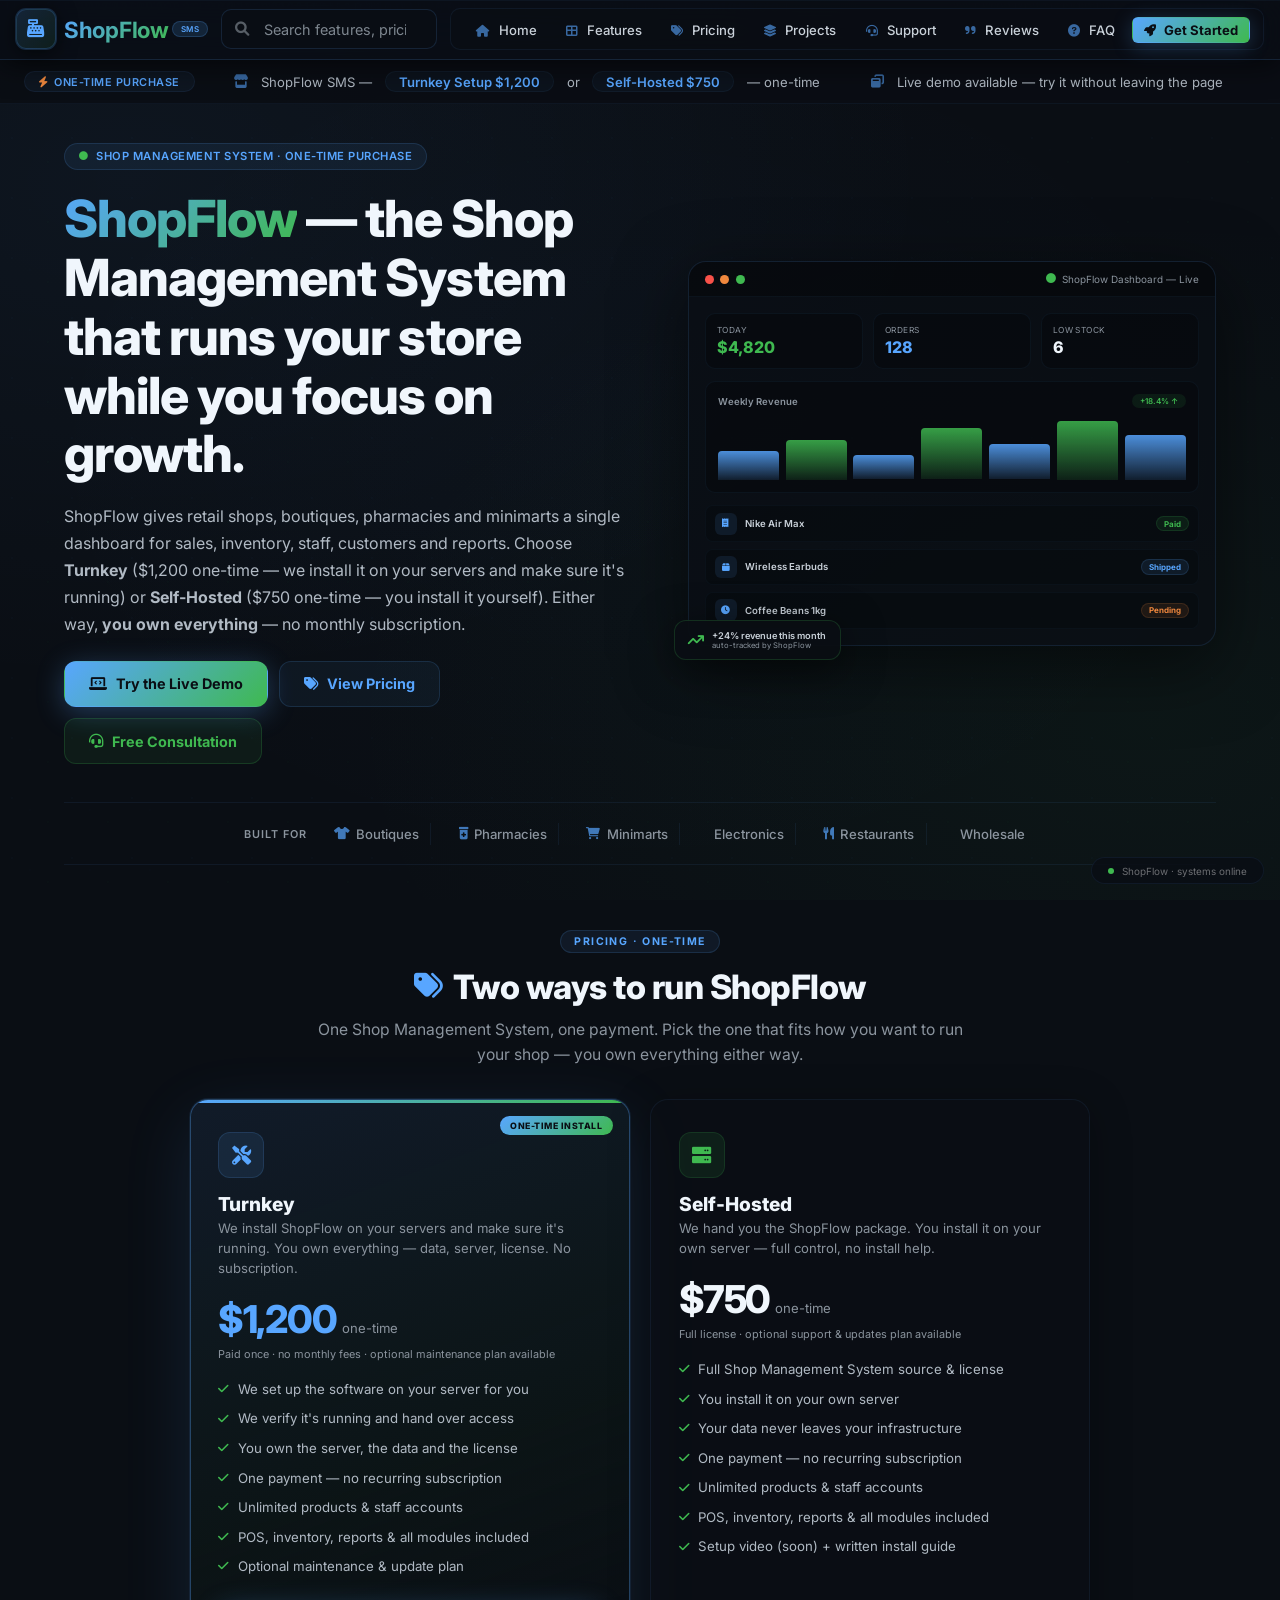
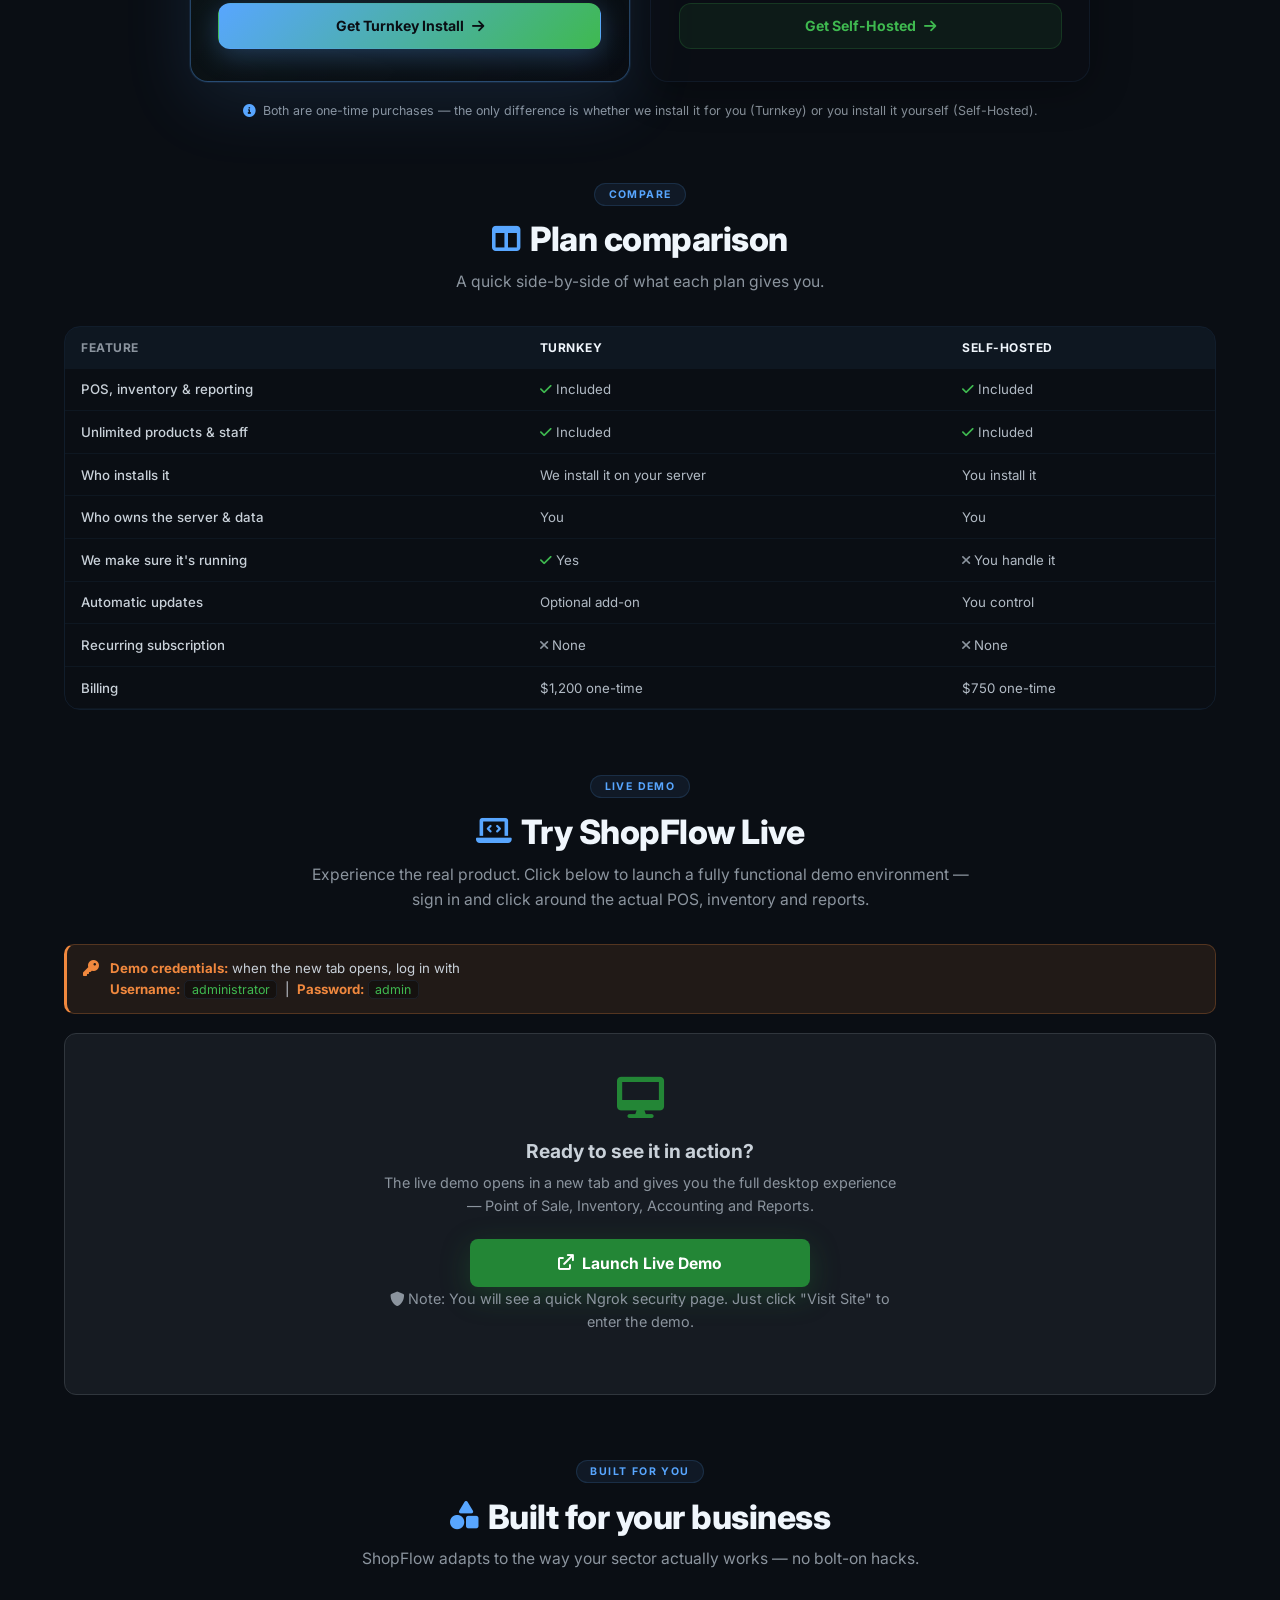
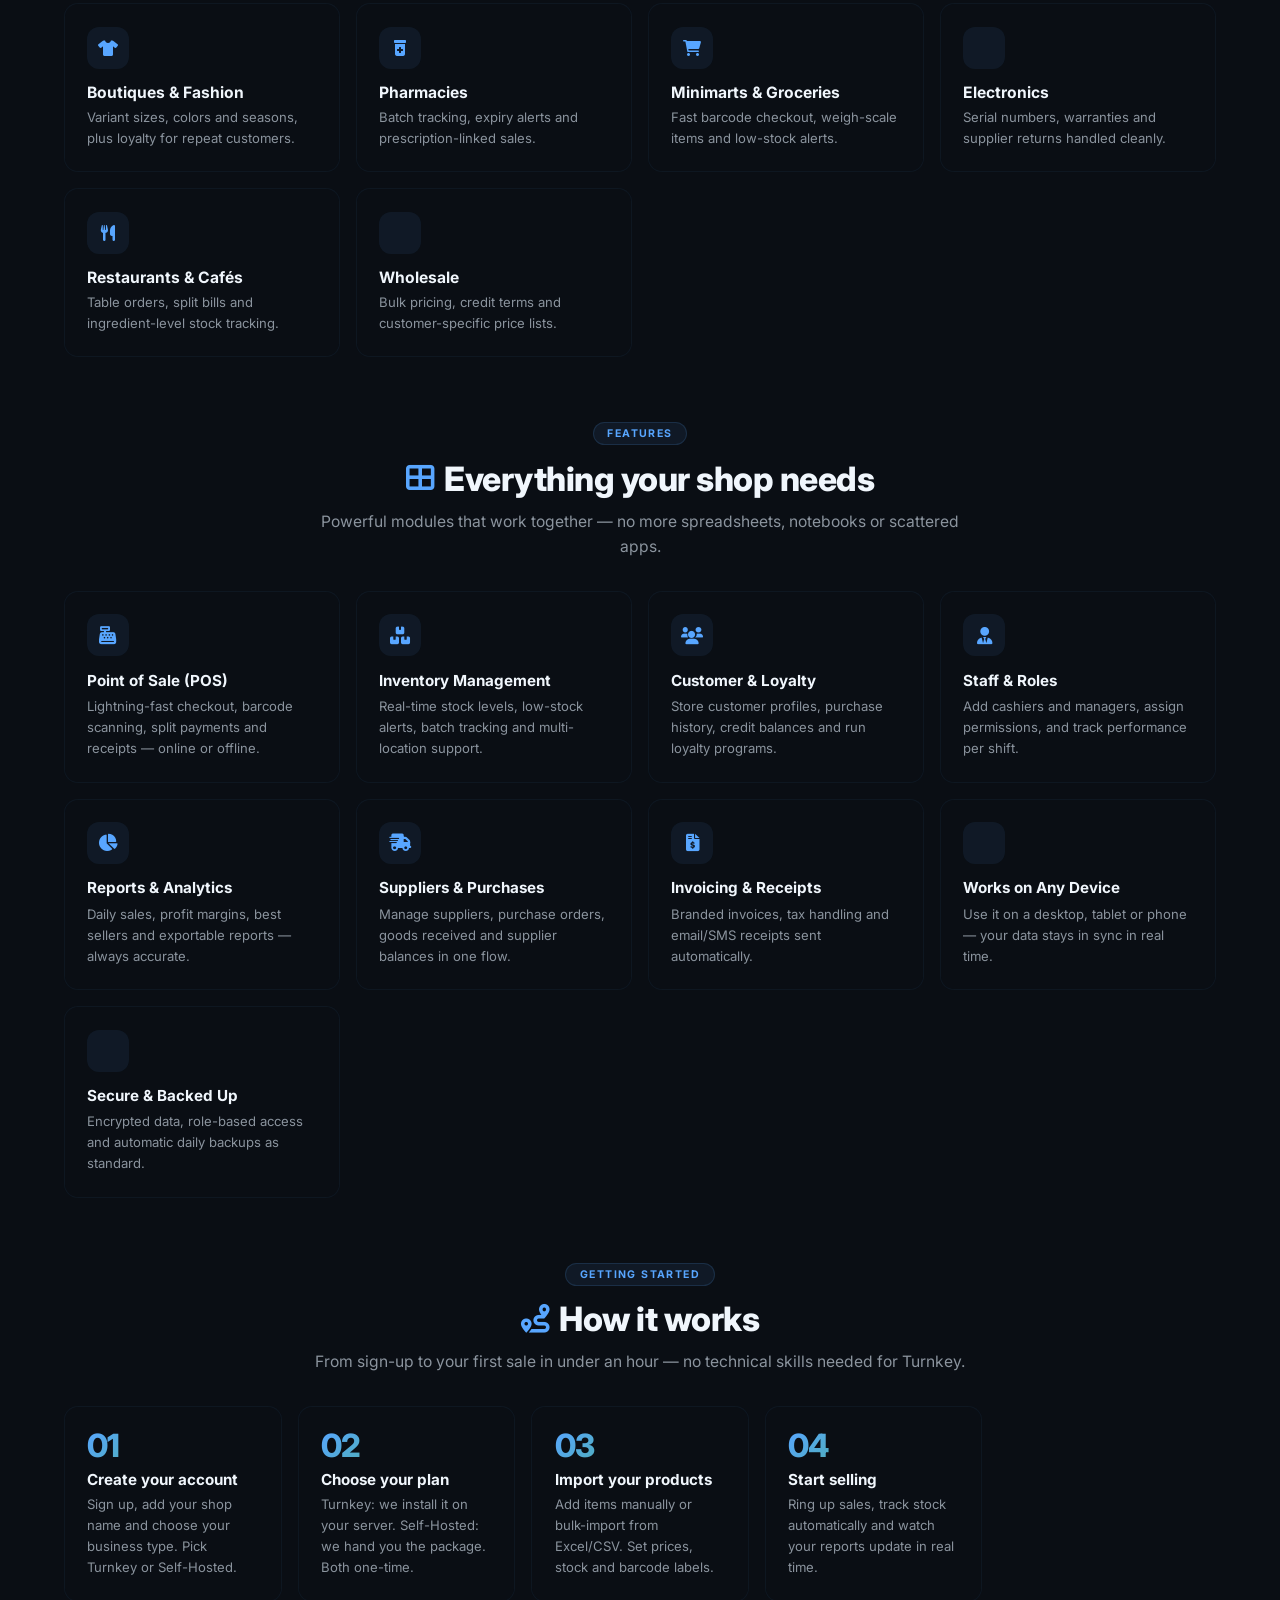
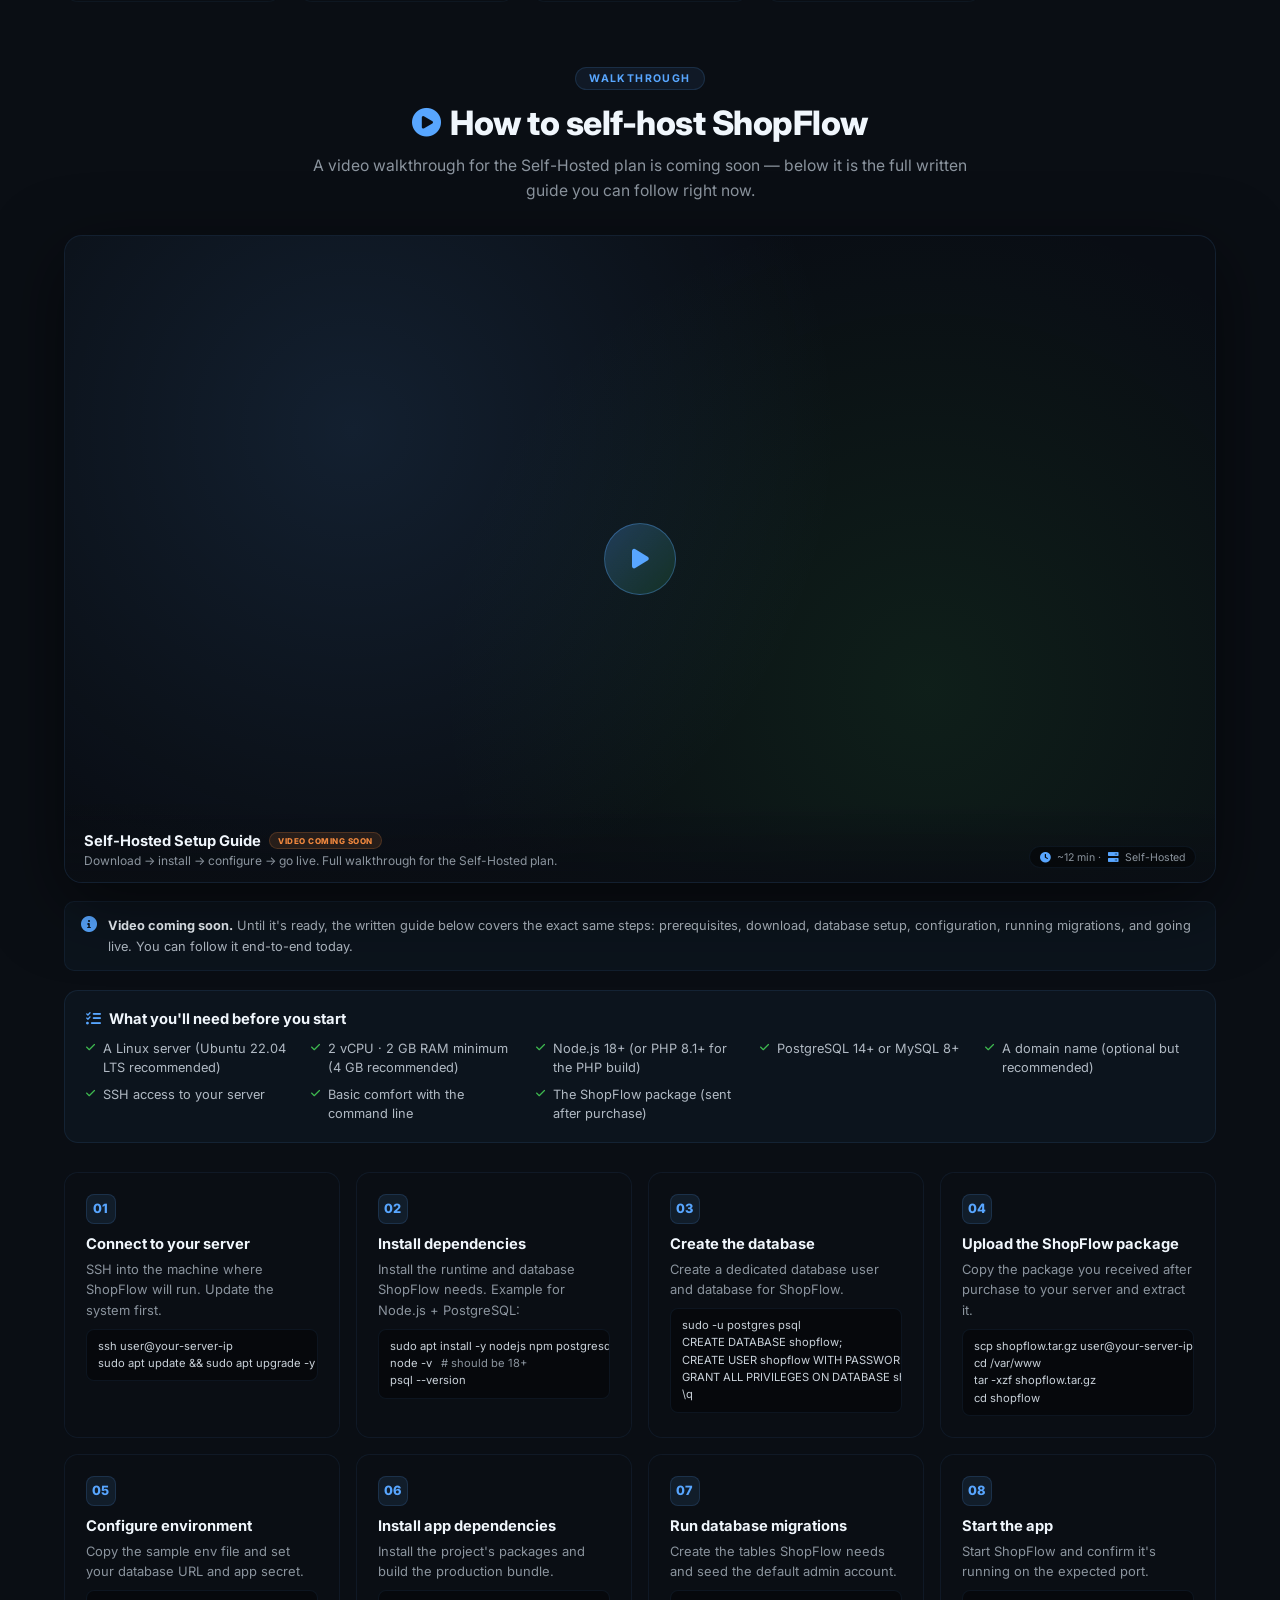
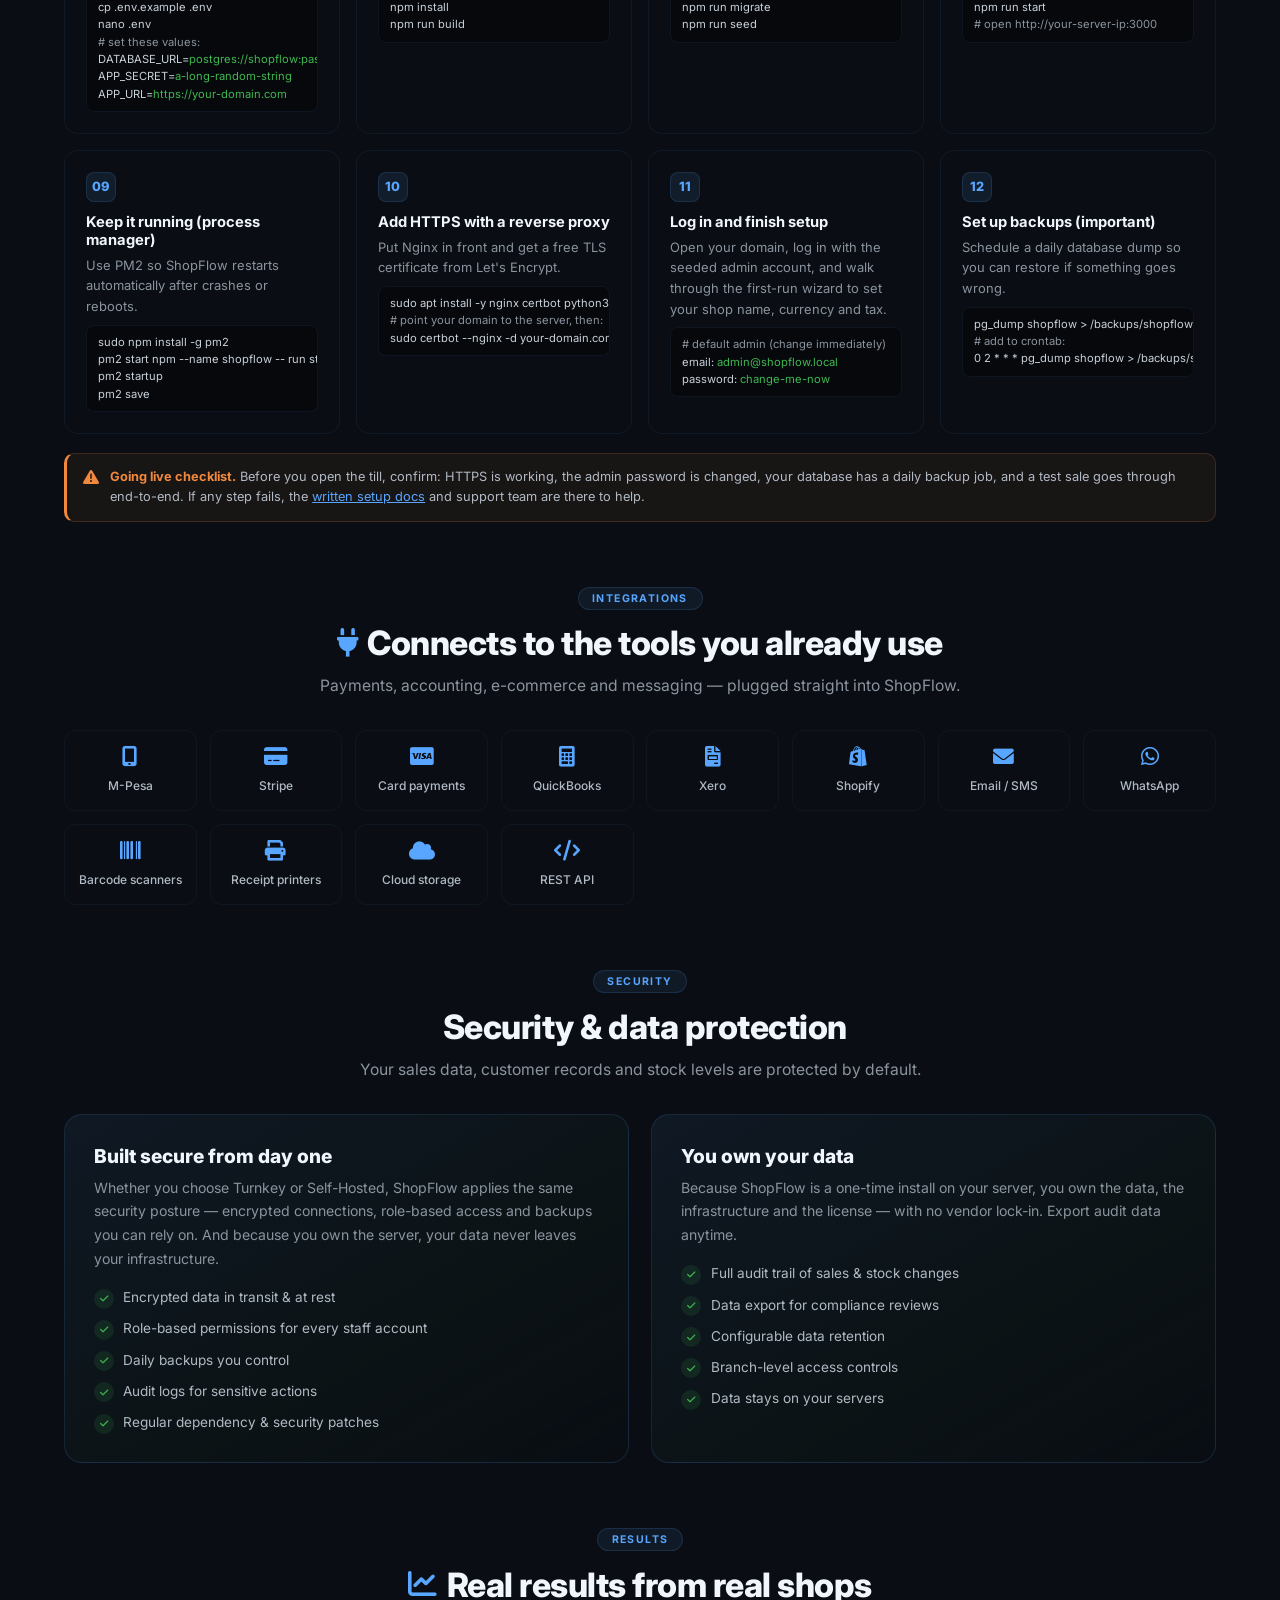
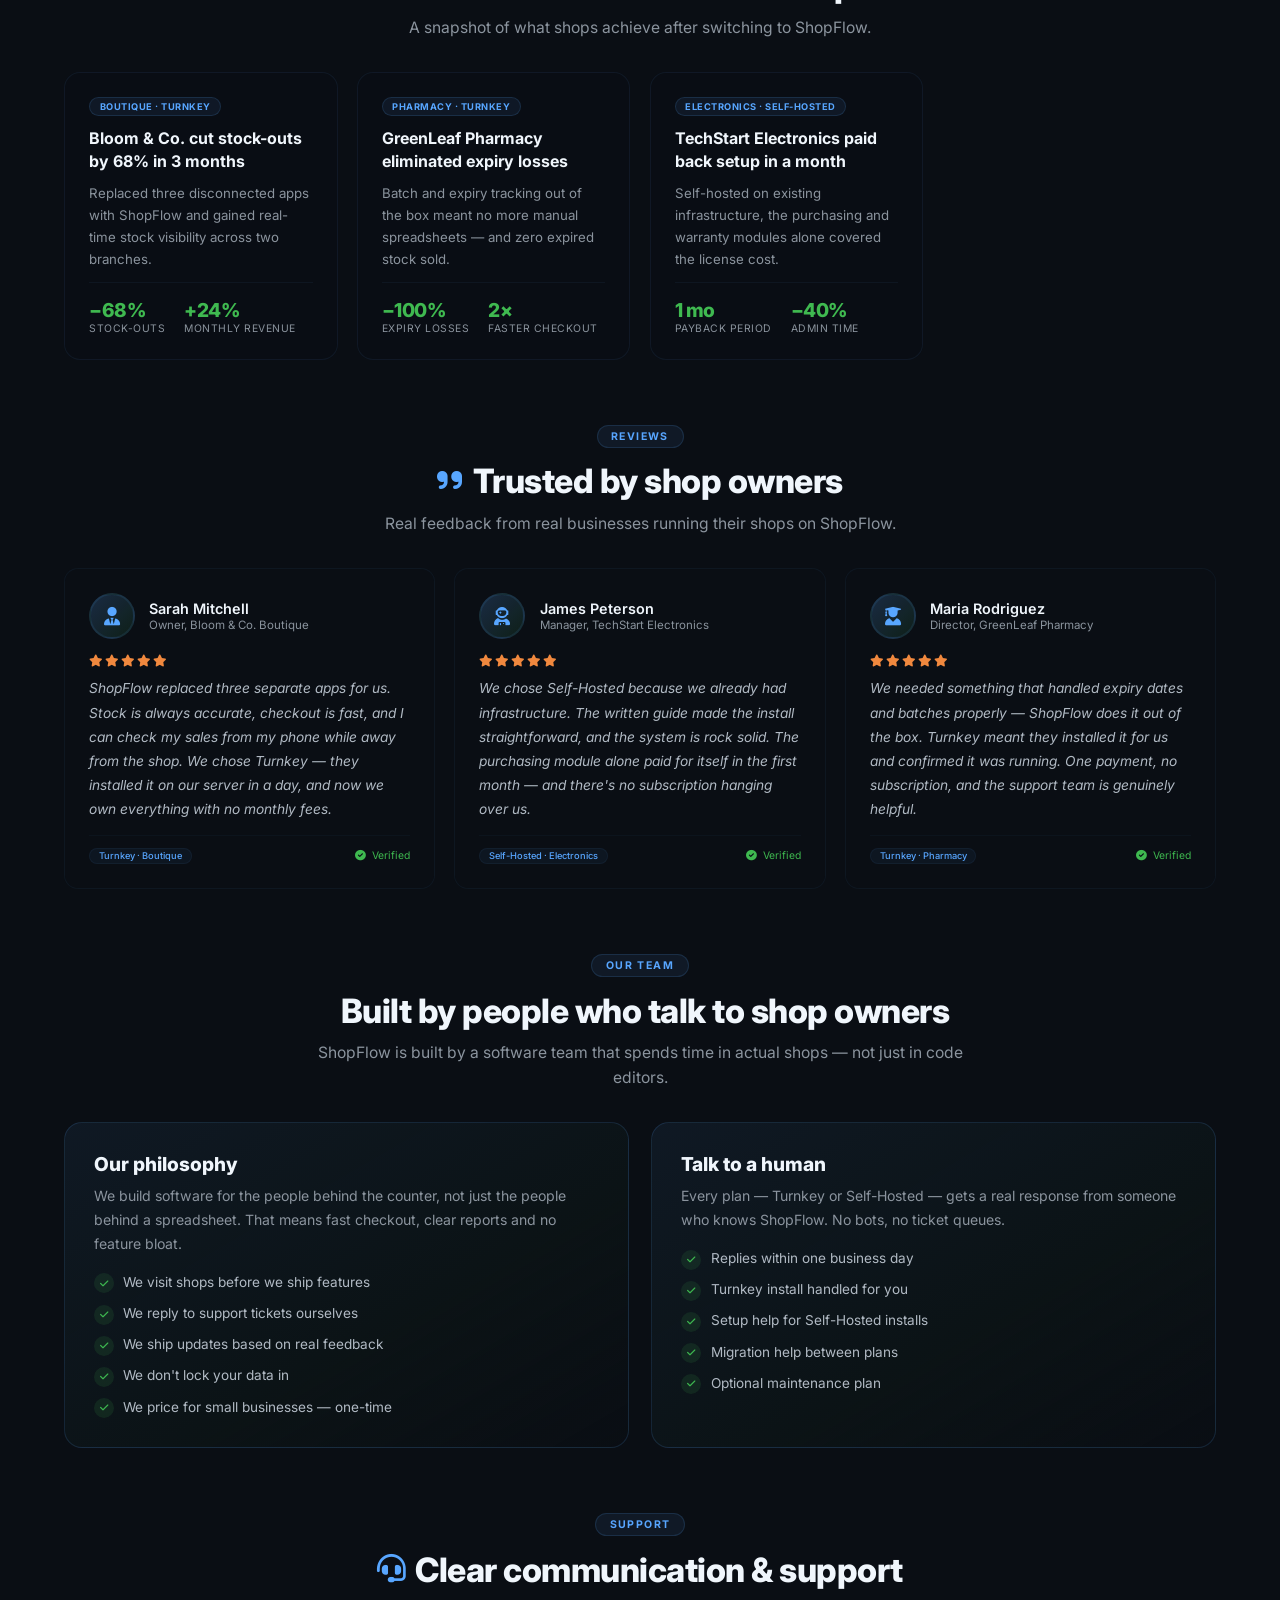
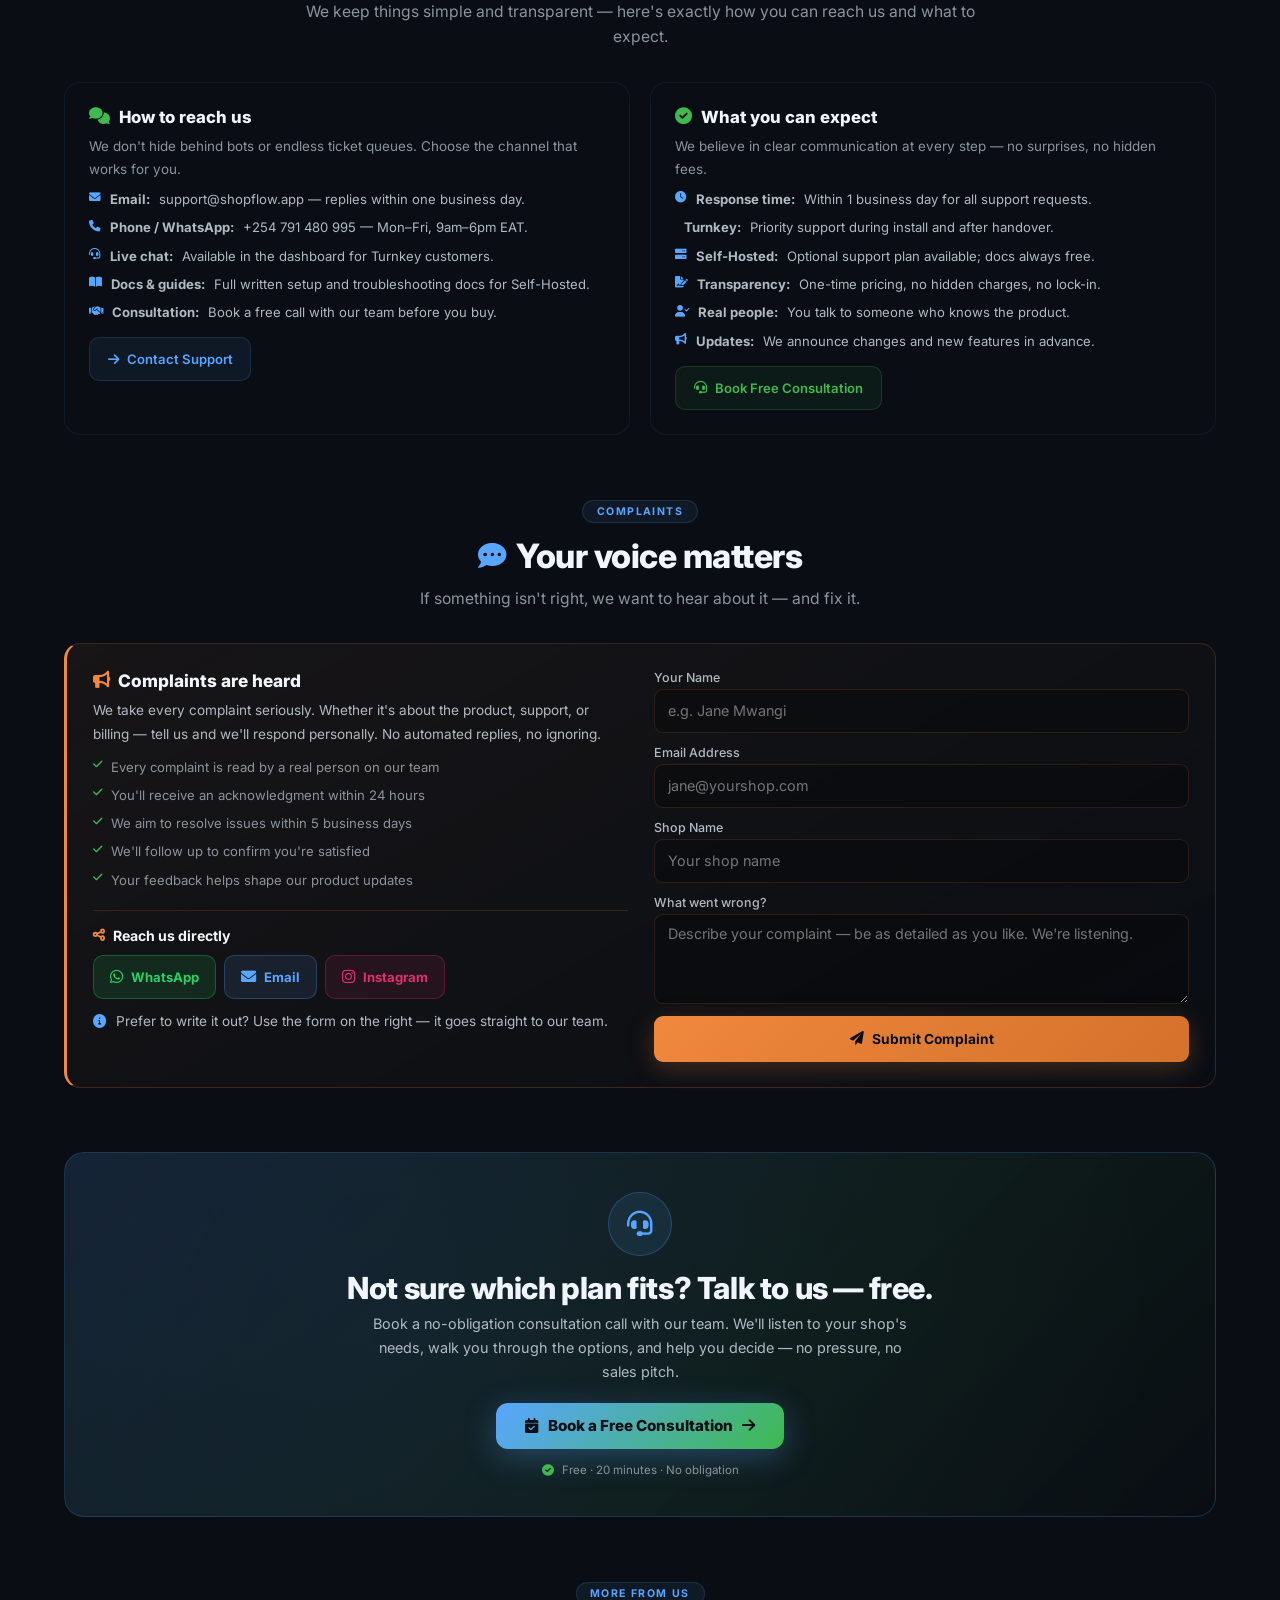
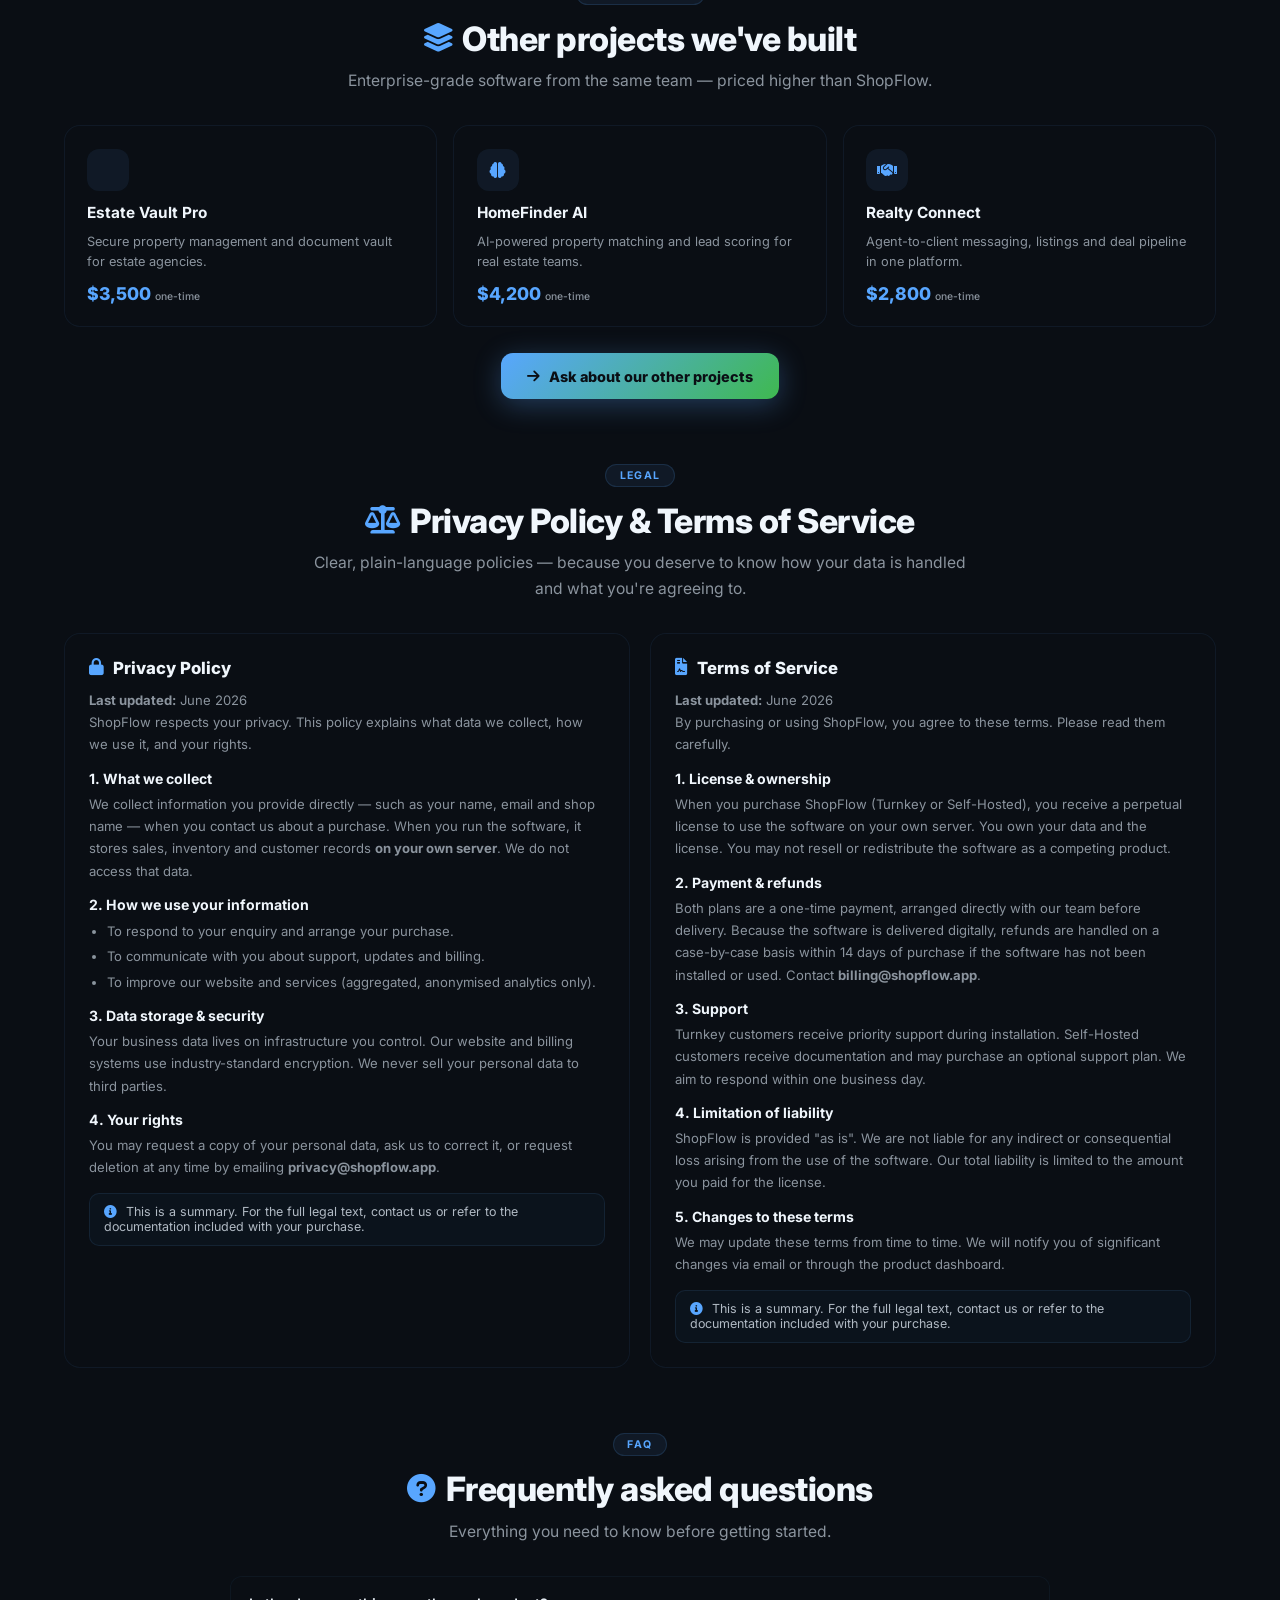
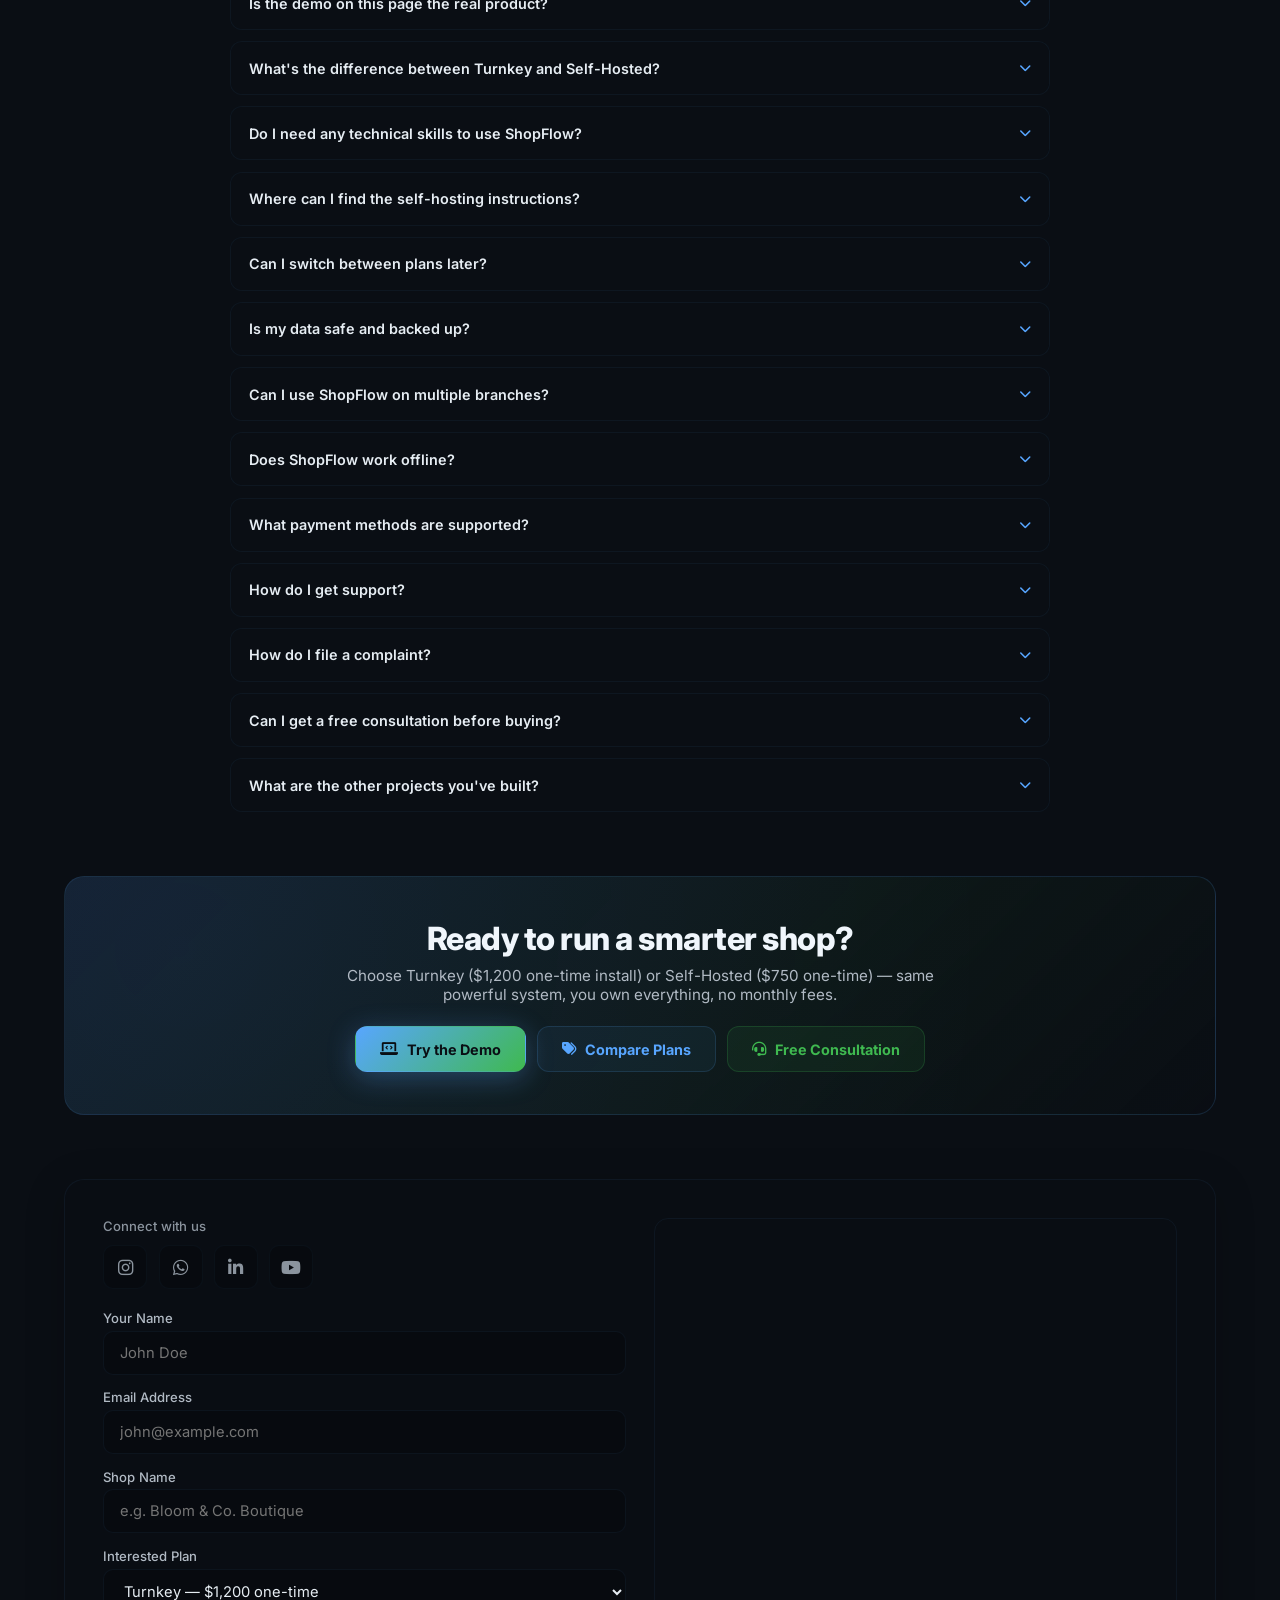
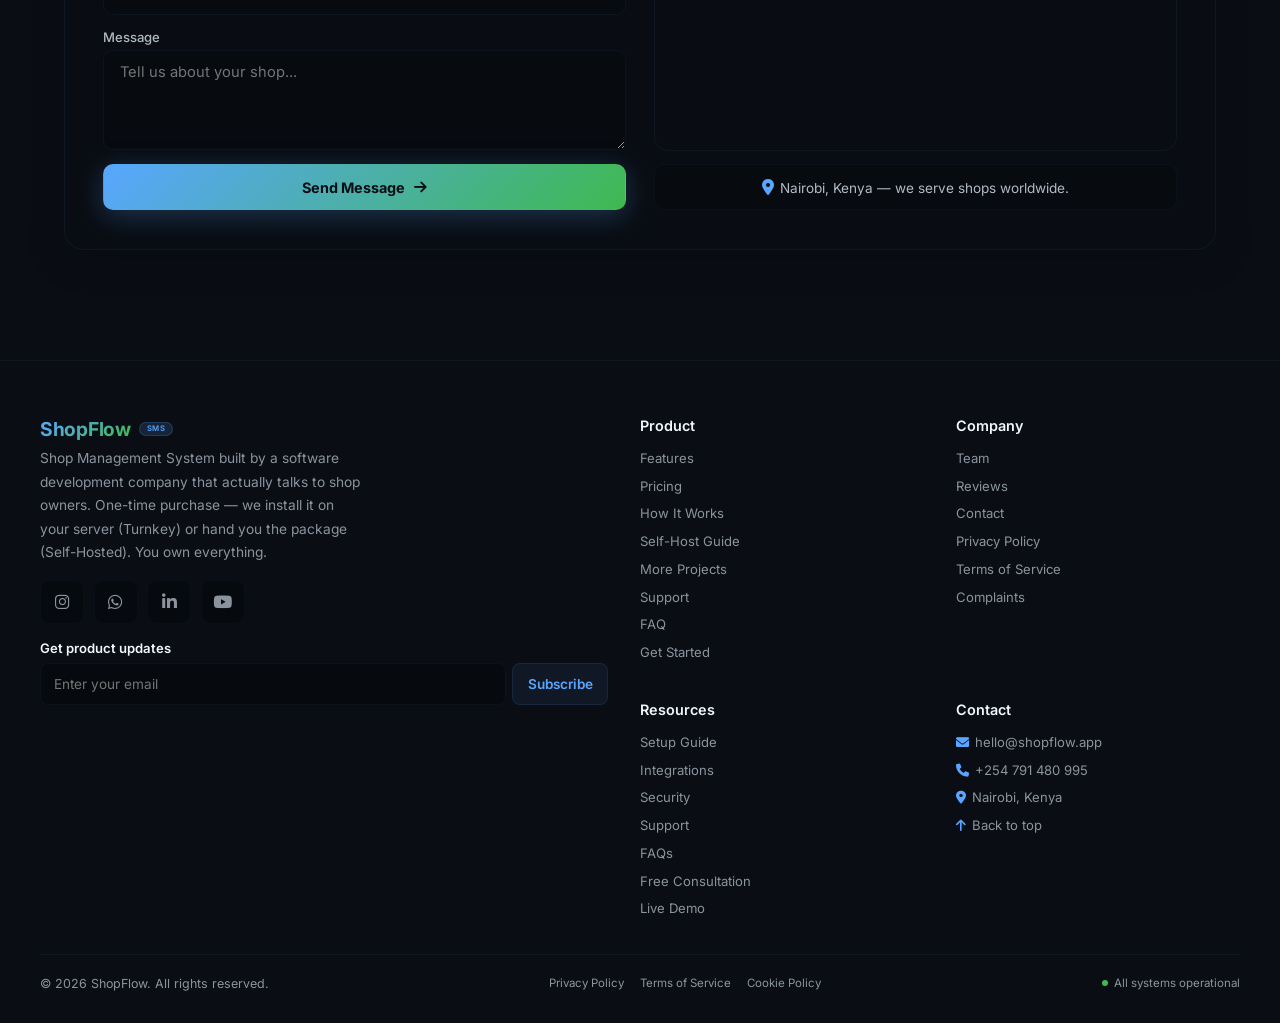
<file: index.html>
<!DOCTYPE html>
<html lang="en">
<head>
  <meta charset="UTF-8" />
  <meta name="viewport" content="width=device-width, initial-scale=1.0, viewport-fit=cover" />
  <title>ShopFlow · Shop Management System</title>
  <meta name="description" content="ShopFlow is a full Shop Management System for retail shops, boutiques, pharmacies and minimarts. One-time purchase — Turnkey install or Self-Hosted. You own everything." />
  <link rel="canonical" href="https://shopflow.app/" />
  <link rel="icon" href="data:image/svg+xml,<svg xmlns='http://www.w3.org/2000/svg' viewBox='0 0 100 100'><text y='.9em' font-size='90'>🏪</text></svg>" />

  <meta property="og:type" content="website" />
  <meta property="og:title" content="ShopFlow · Shop Management System" />
  <meta property="og:description" content="One-time purchase Shop Management System. Turnkey or Self-Hosted. You own everything." />
  <meta property="og:url" content="https://shopflow.app/" />
  <meta name="twitter:card" content="summary_large_image" />

  <link rel="stylesheet" href="https://cdnjs.cloudflare.com/ajax/libs/font-awesome/6.0.0-beta3/css/all.min.css" />
  <link href="https://fonts.googleapis.com/css2?family=Inter:opsz,wght@14..32,400;14..32,500;14..32,600;14..32,700;14..32,800;14..32,900&display=swap" rel="stylesheet" />
  <style>
    * { margin: 0; padding: 0; box-sizing: border-box; }
    html { scroll-behavior: smooth; }
    :root {
      --bg: #0a0e14;
      --panel: rgba(10, 14, 20, 0.6);
      --panel-2: rgba(10, 14, 20, 0.85);
      --border: rgba(88, 166, 255, 0.1);
      --border-strong: rgba(88, 166, 255, 0.25);
      --blue: #58a6ff;
      --green: #3fb950;
      --orange: #f0883e;
      --text: #e6edf3;
      --text-dim: #b1bac4;
      --text-muted: #8b949e;
      --text-faint: #8b949e;
      --header-h: 60px;
      --ticker-h: 42px;
      --page-pad: 1.5rem;
    }
    body {
      background-color: var(--bg);
      background-image:
        radial-gradient(ellipse at 10% 20%, rgba(88, 166, 255, 0.05) 0%, transparent 50%),
        radial-gradient(ellipse at 90% 80%, rgba(63, 185, 80, 0.05) 0%, transparent 50%),
        radial-gradient(ellipse at 50% 50%, rgba(88, 166, 255, 0.02) 0%, transparent 70%);
      background-attachment: fixed;
      background-repeat: no-repeat;
      background-size: cover;
      min-height: 100vh;
      min-height: 100svh;
      display: flex;
      flex-direction: column;
      font-family: 'Inter', 'Segoe UI', system-ui, -apple-system, sans-serif;
      color: var(--text);
      transition: background 0.5s ease;
      position: relative;
      overflow-x: hidden;
    }
    body::before {
      content: '';
      position: fixed;
      inset: 0;
      width: 100%;
      height: 100%;
      background-image:
        radial-gradient(circle at 20% 30%, rgba(88, 166, 255, 0.03) 0%, transparent 3%),
        radial-gradient(circle at 80% 70%, rgba(63, 185, 80, 0.03) 0%, transparent 3%),
        radial-gradient(circle at 50% 50%, rgba(88, 166, 255, 0.02) 0%, transparent 4%);
      background-size: 60px 60px;
      pointer-events: none;
      z-index: 0;
      animation: neuralPulse 15s ease-in-out infinite alternate;
    }
    @keyframes neuralPulse {
      0% { opacity: 0.3; transform: scale(1); }
      100% { opacity: 0.8; transform: scale(1.1); }
    }
    @keyframes thinkingPulse {
      0%, 100% { opacity: 0.6; transform: scale(1); }
      50% { opacity: 1; transform: scale(1.05); }
    }
    @keyframes gradientShift {
      0% { background-position: 0% 50%; }
      50% { background-position: 100% 50%; }
      100% { background-position: 0% 50%; }
    }
    @keyframes barGrow { 0% { transform: scaleY(0); } 100% { transform: scaleY(1); } }
    @keyframes playPulse {
      0%, 100% { box-shadow: 0 0 0 0 rgba(88, 166, 255, 0.35); }
      50% { box-shadow: 0 0 0 18px rgba(88, 166, 255, 0); }
    }
    @keyframes scrollTicker { 0% { transform: translateX(0); } 100% { transform: translateX(-50%); } }
    @keyframes dataFlow {
      0% { transform: translateY(-100%) rotate(0deg); opacity: 0; }
      10% { opacity: 0.3; }
      90% { opacity: 0.3; }
      100% { transform: translateY(100vh) rotate(720deg); opacity: 0; }
    }
    @keyframes rotateBg { 0% { transform: rotate(0deg); } 100% { transform: rotate(360deg); } }

    .reveal { opacity: 0; transform: translateY(28px); transition: opacity 0.7s cubic-bezier(0.2,0.9,0.4,1), transform 0.7s cubic-bezier(0.2,0.9,0.4,1); }
    .reveal.in-view { opacity: 1; transform: translateY(0); }
    @media (prefers-reduced-motion: reduce) {
      .reveal { opacity: 1; transform: none; transition: none; }
      *, *::before, *::after { animation-duration: 0.001ms !important; animation-iteration-count: 1 !important; scroll-behavior: auto !important; }
    }

    ::-webkit-scrollbar { width: 8px; height: 8px; }
    ::-webkit-scrollbar-track { background: #0a0e14; }
    ::-webkit-scrollbar-thumb { background: #1c2530; border-radius: 8px; border: 2px solid #0a0e14; }
    ::-webkit-scrollbar-thumb:hover { background: #2d3a48; }

    h1, h2, h3, h4, p, li, span, a, code, td, th { overflow-wrap: anywhere; word-break: break-word; }

    .data-stream {
      position: fixed; top: 0; left: 0; width: 100%; height: 100%;
      pointer-events: none; z-index: 0; overflow: hidden;
    }
    .data-stream span {
      position: absolute; color: rgba(88, 166, 255, 0.03); font-size: 0.6rem;
      font-family: 'Inter', monospace; animation: dataFlow 20s linear infinite;
      white-space: nowrap;
    }
    @media (max-width: 600px) { .data-stream { display: none; } }

    /* ---------- HEADER ---------- */
    .sticky-header {
      position: sticky; top: 0; z-index: 1000;
      padding: 0.5rem 1rem;
      min-height: var(--header-h);
      backdrop-filter: blur(20px) saturate(200%);
      -webkit-backdrop-filter: blur(20px) saturate(200%);
      background: rgba(10, 14, 20, 0.85);
      border-bottom: 1px solid rgba(88, 166, 255, 0.15);
      box-shadow: 0 4px 30px rgba(0,0,0,0.6), inset 0 1px 0 rgba(88, 166, 255, 0.05);
      transition: background 0.4s ease, border-color 0.4s ease;
      padding-top: calc(0.5rem + env(safe-area-inset-top));
    }
    .header-container {
      max-width: 1280px; margin: 0 auto;
      display: flex; align-items: center; justify-content: space-between;
      gap: 0.8rem;
    }
    .logo {
      display: flex; align-items: center; gap: 0.5rem;
      white-space: nowrap; flex-shrink: 0;
      text-decoration: none;
    }
    .logo .logo-icon {
      height: 40px; width: 40px; display: flex; align-items: center; justify-content: center;
      border-radius: 10px; background: linear-gradient(135deg, rgba(88,166,255,0.15), rgba(63,185,80,0.1));
      border: 1px solid rgba(88, 166, 255, 0.2);
      font-size: 1.1rem; color: var(--blue);
      box-shadow: 0 0 0 1px rgba(88, 166, 255, 0.2), 0 4px 20px rgba(0,0,0,0.6);
      flex-shrink: 0;
    }
    .logo-text {
      font-size: 1.4rem; font-weight: 700; letter-spacing: -0.3px;
      color: var(--text);
      display: flex; align-items: center; gap: 0.2rem;
    }
    .logo-text .highlight {
      background: linear-gradient(135deg, #58a6ff, #3fb950, #58a6ff);
      background-size: 200% 200%;
      -webkit-background-clip: text;
      -webkit-text-fill-color: transparent;
      background-clip: text;
      animation: gradientShift 3s ease-in-out infinite;
    }
    .logo-text .ai-badge {
      font-size: 0.5rem;
      background: rgba(88, 166, 255, 0.15);
      padding: 0.1rem 0.5rem; border-radius: 20px;
      color: var(--blue);
      border: 1px solid rgba(88, 166, 255, 0.2);
      font-weight: 600; letter-spacing: 0.5px;
    }
    @media (max-width: 850px) { .logo-text { display: none; } }

    .search-wrapper { flex: 1 1 260px; min-width: 0; max-width: 400px; position: relative; }
    .search-wrapper i { position: absolute; left: 14px; top: 50%; transform: translateY(-50%); color: var(--text-muted); font-size: 0.9rem; opacity: 0.6; }
    .search-wrapper input {
      width: 100%; padding: 0.65rem 1rem 0.65rem 2.6rem;
      border: 1px solid rgba(88, 166, 255, 0.15); border-radius: 10px;
      background: rgba(10, 14, 20, 0.8);
      font-size: 0.9rem; outline: none; color: var(--text);
      font-family: 'Inter', sans-serif; font-weight: 400;
    }
    .search-wrapper input::placeholder { color: var(--text-faint); opacity: 0.9; }
    .search-wrapper input:focus { border-color: var(--blue); box-shadow: 0 0 0 4px rgba(88, 166, 255, 0.08); }
    .nav-links {
      display: flex; align-items: center; gap: 0.3rem;
      list-style: none; padding: 0.3rem 0.8rem;
      background: rgba(10, 14, 20, 0.6); border-radius: 10px;
      border: 1px solid rgba(88, 166, 255, 0.08); min-height: 42px;
    }
    .nav-links li a {
      text-decoration: none; color: #c9d1d9; font-weight: 500;
      font-size: 0.82rem; padding: 0.25rem 0.7rem; border-radius: 6px;
      white-space: nowrap; font-family: 'Inter', sans-serif;
      border: 1px solid transparent;
    }
    .nav-links li a i { margin-right: 5px; font-size: 0.75rem; color: var(--blue); opacity: 0.6; }
    .nav-links li a:hover { color: #f0f6fc; background: rgba(88, 166, 255, 0.05); border-color: rgba(88, 166, 255, 0.1); }
    .nav-cta {
      background: linear-gradient(135deg, #58a6ff, #3fb950) !important;
      color: #0a0e14 !important; font-weight: 700 !important;
      border-color: transparent !important;
      box-shadow: 0 4px 20px rgba(88, 166, 255, 0.25) !important;
    }
    .nav-cta i { color: #0a0e14 !important; opacity: 1 !important; }
    .hamburger {
      display: none; flex-direction: column; gap: 5px;
      background: rgba(10, 14, 20, 0.6);
      border: 1px solid rgba(88, 166, 255, 0.1);
      border-radius: 10px; padding: 0.55rem 0.7rem;
      cursor: pointer; flex-shrink: 0;
      min-width: 44px; min-height: 44px;
      align-items: center; justify-content: center;
    }
    .hamburger span { display: block; width: 22px; height: 2.5px; background: #c9d1d9; border-radius: 4px; opacity: 0.8; }
    @media (max-width: 900px) {
      .header-container { gap: 0.6rem; }
      .nav-links { display: none; }
      .hamburger { display: flex; }
    }
    @media (max-width: 700px) { .search-wrapper { display: none; } }

    /* ---------- MOBILE MENU ---------- */
    .mobile-menu-overlay {
      position: fixed; inset: 0;
      background: rgba(0,0,0,0.8);
      backdrop-filter: blur(20px); -webkit-backdrop-filter: blur(20px);
      visibility: hidden; opacity: 0;
      transition: opacity 0.4s ease, visibility 0.4s ease; z-index: 9999;
    }
    .mobile-menu-overlay.active { visibility: visible; opacity: 1; }
    .mobile-menu-panel {
      position: fixed; top: 0; right: -100%;
      width: min(320px, 86vw); height: 100%;
      background: rgba(10, 14, 20, 0.98);
      backdrop-filter: blur(40px) saturate(200%);
      -webkit-backdrop-filter: blur(40px) saturate(200%);
      border-left: 1px solid rgba(88, 166, 255, 0.1);
      box-shadow: -8px 0 60px rgba(0,0,0,0.8);
      padding: calc(1.4rem + env(safe-area-inset-top)) 1.3rem calc(1.4rem + env(safe-area-inset-bottom));
      transition: right 0.4s cubic-bezier(0.2, 0.9, 0.3, 1);
      z-index: 10000;
      display: flex; flex-direction: column; gap: 1.4rem; overflow-y: auto;
      -webkit-overflow-scrolling: touch;
    }
    .mobile-menu-panel.open { right: 0; }
    .mobile-panel-header {
      display: flex; align-items: center; justify-content: space-between;
      gap: 0.7rem; flex-shrink: 0;
      background: rgba(10, 14, 20, 0.6); border-radius: 10px;
      padding: 0.2rem 0.2rem 0.2rem 0.7rem;
      border: 1px solid rgba(88, 166, 255, 0.08);
    }
    .mobile-search { flex: 1; position: relative; min-width: 0; }
    .mobile-search i { position: absolute; left: 10px; top: 50%; transform: translateY(-50%); color: var(--text-muted); font-size: 0.8rem; opacity: 0.7; }
    .mobile-search input {
      width: 100%; padding: 0.5rem 0.6rem 0.5rem 2rem;
      border: 1px solid rgba(88, 166, 255, 0.08); border-radius: 8px;
      background: rgba(0,0,0,0.3);
      font-size: 16px; outline: none; color: var(--text);
      font-family: 'Inter', sans-serif;
    }
    .mobile-search input::placeholder { color: var(--text-faint); opacity: 0.9; }
    .mobile-menu-close {
      background: rgba(10, 14, 20, 0.6);
      border: 1px solid rgba(88, 166, 255, 0.08);
      border-radius: 10px; width: 44px; height: 44px;
      font-size: 1.2rem; color: #c9d1d9; cursor: pointer;
      display: flex; align-items: center; justify-content: center;
      flex-shrink: 0;
    }
    .mobile-nav-list { list-style: none; display: flex; flex-direction: column; gap: 0.5rem; padding: 0; margin: 0; }
    .mobile-nav-list li a {
      text-decoration: none; color: #c9d1d9; font-weight: 500;
      font-size: 0.95rem; display: flex; align-items: center; gap: 0.8rem;
      padding: 0.8rem 0.9rem; border-radius: 10px;
      background: rgba(10, 14, 20, 0.4);
      border: 1px solid rgba(88, 166, 255, 0.04);
      font-family: 'Inter', sans-serif;
      min-height: 48px;
    }
    .mobile-nav-list li a i { width: 1.5rem; color: var(--blue); opacity: 0.7; text-align: center; flex-shrink: 0; }
    .mobile-nav-list li a.mobile-cta { background: linear-gradient(135deg, #58a6ff, #3fb950); color: #0a0e14; font-weight: 700; border-color: transparent; }
    .mobile-nav-list li a.mobile-cta i { color: #0a0e14; }
    .panel-footer {
      margin-top: auto; font-size: 0.7rem; color: var(--text-faint);
      border-top: 1px solid rgba(88, 166, 255, 0.06);
      text-align: center;
      background: rgba(10, 14, 20, 0.3); border-radius: 40px;
      padding: 0.7rem 0.5rem; flex-shrink: 0;
    }
    .panel-footer i { color: var(--green); font-size: 0.5rem; vertical-align: middle; margin-right: 6px; }

    /* ---------- TICKER ---------- */
    .news-ticker-wrap {
      position: sticky; top: var(--header-h); z-index: 999;
      background: rgba(10, 14, 20, 0.9);
      border-bottom: 1px solid rgba(88, 166, 255, 0.06);
      padding: 0.35rem 0; overflow: hidden;
    }
    .ticker-container {
      max-width: 1280px; margin: 0 auto;
      display: flex; align-items: center; gap: 0.8rem; padding: 0 var(--page-pad);
    }
    .ticker-label {
      flex-shrink: 0; background: rgba(88, 166, 255, 0.06);
      padding: 0.15rem 0.9rem; border-radius: 30px;
      font-weight: 600; font-size: 0.68rem; text-transform: uppercase;
      letter-spacing: 0.5px; color: var(--blue);
      border: 1px solid rgba(88, 166, 255, 0.08);
      white-space: nowrap; display: flex; align-items: center; gap: 0.4rem;
    }
    .ticker-label i { font-size: 0.7rem; color: var(--orange); }
    .ticker-track { flex: 1; overflow: hidden; position: relative; height: 2rem; display: flex; align-items: center; }
    .ticker-slide { display: flex; white-space: nowrap; animation: scrollTicker 32s linear infinite; width: max-content; }
    .ticker-item {
      display: inline-flex; align-items: center; gap: 0.8rem;
      padding: 0 1.6rem; font-weight: 400; color: var(--text-dim);
      font-size: 0.82rem; flex-shrink: 0;
      font-family: 'Inter', sans-serif;
    }
    .ticker-item > i { color: var(--blue); opacity: 0.6; }
    .ticker-item .price-tag {
      display: inline-block;
      background: rgba(88, 166, 255, 0.04); padding: 0.1rem 0.8rem; border-radius: 30px;
      font-weight: 600; color: var(--blue); border: 1px solid rgba(88, 166, 255, 0.06);
      text-decoration: none;
    }
    @media (max-width: 700px) { .news-ticker-wrap { display: none; } }

    .page-content {
      max-width: 1200px; margin: 2.4rem auto; padding: 0 var(--page-pad);
      color: var(--text); position: relative; z-index: 1; flex: 1;
      width: 100%;
    }

    .section-head { margin-bottom: 2rem; text-align: center; }
    .section-head .eyebrow {
      display: inline-block;
      font-size: 0.66rem; font-weight: 700; letter-spacing: 1.4px;
      text-transform: uppercase; color: var(--blue);
      background: rgba(88, 166, 255, 0.08);
      border: 1px solid rgba(88, 166, 255, 0.15);
      padding: 0.25rem 0.85rem; border-radius: 30px;
      margin-bottom: 0.8rem;
    }
    .section-head h2 {
      font-size: clamp(1.5rem, 4.5vw, 2.1rem); font-weight: 800; color: #f0f6fc;
      letter-spacing: -0.5px; margin-bottom: 0.6rem;
      display: flex; align-items: center; gap: 0.6rem; flex-wrap: wrap;
      justify-content: center;
    }
    .section-head h2 i { color: var(--blue); font-size: 0.85em; }
    .section-head .subtitle { color: var(--text-muted); font-size: 0.98rem; max-width: 680px; margin: 0 auto; line-height: 1.6; }

    /* ---------- HERO ---------- */
    .hero { display: grid; grid-template-columns: 1.05fr 0.95fr; gap: 2.5rem; align-items: center; margin-bottom: 0.5rem; }
    .hero-left { display: flex; flex-direction: column; gap: 1.2rem; min-width: 0; }
    .hero-eyebrow {
      display: inline-flex; align-items: center; gap: 0.5rem;
      background: rgba(88, 166, 255, 0.08);
      border: 1px solid rgba(88, 166, 255, 0.15);
      color: var(--blue); font-size: 0.7rem; font-weight: 600;
      letter-spacing: 0.5px; text-transform: uppercase;
      padding: 0.35rem 0.85rem; border-radius: 30px;
      width: fit-content;
    }
    .hero-eyebrow i { font-size: 0.55rem; color: var(--green); }
    .hero h1 { font-size: clamp(1.7rem, 4.5vw, 3.2rem); font-weight: 800; line-height: 1.15; letter-spacing: -1px; color: #f0f6fc; }
    .hero h1 .grad {
      background: linear-gradient(135deg, #58a6ff, #3fb950, #58a6ff);
      background-size: 200% 200%;
      -webkit-background-clip: text; -webkit-text-fill-color: transparent;
      background-clip: text;
      animation: gradientShift 4s ease-in-out infinite;
    }
    .hero p.lead { font-size: 1rem; line-height: 1.7; color: var(--text-dim); max-width: 560px; }
    .hero-actions { display: flex; flex-wrap: wrap; gap: 0.7rem; margin-top: 0.2rem; }
    .btn-primary, .btn-secondary {
      display: inline-flex; align-items: center; justify-content: center; gap: 0.55rem;
      padding: 0.8rem 1.5rem; border-radius: 12px;
      font-family: 'Inter', sans-serif; font-weight: 700; font-size: 0.9rem;
      cursor: pointer; text-decoration: none;
      border: 1px solid transparent;
      min-height: 46px;
    }
    .btn-primary { background: linear-gradient(135deg, #58a6ff, #3fb950); color: #0a0e14; box-shadow: 0 6px 28px rgba(88, 166, 255, 0.3); }
    .btn-secondary { background: rgba(88, 166, 255, 0.06); border-color: rgba(88, 166, 255, 0.15); color: var(--blue); }
    .btn-green { background: rgba(63,185,80,0.08) !important; border-color: rgba(63,185,80,0.2) !important; color: var(--green) !important; }
    .hero-right { position: relative; min-width: 0; }

    .dashboard-mock {
      background: rgba(10, 14, 20, 0.75);
      border-radius: 18px;
      border: 1px solid rgba(88, 166, 255, 0.12);
      box-shadow: 0 20px 70px rgba(0,0,0,0.5);
      overflow: hidden;
    }
    .mock-topbar {
      display: flex; align-items: center; gap: 0.4rem;
      padding: 0.7rem 1rem;
      background: rgba(0,0,0,0.3);
      border-bottom: 1px solid rgba(88, 166, 255, 0.06);
    }
    .mock-topbar .dot-red, .mock-topbar .dot-yellow, .mock-topbar .dot-green { width: 9px; height: 9px; border-radius: 50%; }
    .mock-topbar .dot-red { background: #f85149; }
    .mock-topbar .dot-yellow { background: var(--orange); }
    .mock-topbar .dot-green { background: var(--green); }
    .mock-topbar .mock-title {
      margin-left: auto; font-size: 0.62rem; color: var(--text-faint);
      font-family: 'Inter', monospace;
      display: flex; align-items: center; gap: 0.4rem;
      white-space: nowrap; overflow: hidden; text-overflow: ellipsis;
    }
    .mock-topbar .mock-title i { color: var(--green); }
    .mock-body { padding: 1rem; display: flex; flex-direction: column; gap: 0.8rem; }
    .mock-kpis { display: grid; grid-template-columns: repeat(3, 1fr); gap: 0.6rem; }
    .mock-kpi {
      background: rgba(0,0,0,0.25); border-radius: 10px;
      border: 1px solid rgba(88, 166, 255, 0.06);
      padding: 0.65rem 0.7rem; min-width: 0;
    }
    .mock-kpi .k-lbl { font-size: 0.52rem; color: var(--text-muted); text-transform: uppercase; letter-spacing: 0.4px; display: block; }
    .mock-kpi .k-val { font-size: 1rem; font-weight: 800; color: #f0f6fc; font-family: 'Inter', monospace; margin-top: 0.15rem; display: block; }
    .mock-kpi .k-val.up { color: var(--green); }
    .mock-kpi .k-val.blue { color: var(--blue); }
    .mock-chart { background: rgba(0,0,0,0.25); border-radius: 10px; border: 1px solid rgba(88, 166, 255, 0.06); padding: 0.75rem; }
    .mock-chart .c-head { display: flex; align-items: center; justify-content: space-between; margin-bottom: 0.5rem; gap: 0.5rem; }
    .mock-chart .c-head span { font-size: 0.6rem; color: var(--text-muted); font-weight: 600; }
    .mock-chart .c-head .tag { font-size: 0.5rem; color: var(--green); background: rgba(63,185,80,0.1); padding: 0.1rem 0.5rem; border-radius: 20px; white-space: nowrap; }
    .bars { display: flex; align-items: flex-end; gap: 0.4rem; height: 64px; }
    .bars .bar {
      flex: 1; border-radius: 4px 4px 0 0;
      background: linear-gradient(180deg, var(--blue), rgba(88,166,255,0.15));
      animation: barGrow 1.2s cubic-bezier(0.2,0.9,0.4,1) forwards;
      transform-origin: bottom; opacity: 0.85;
    }
    .bars .bar:nth-child(2n) { background: linear-gradient(180deg, var(--green), rgba(63,185,80,0.15)); }
    .mock-orders { display: flex; flex-direction: column; gap: 0.4rem; }
    .mock-order-row {
      display: flex; align-items: center; gap: 0.5rem;
      background: rgba(0,0,0,0.2); border-radius: 8px;
      padding: 0.4rem 0.55rem;
      border: 1px solid rgba(88, 166, 255, 0.04);
      font-size: 0.6rem; min-width: 0;
    }
    .mock-order-row .o-icon {
      width: 22px; height: 22px; border-radius: 6px;
      background: rgba(88,166,255,0.1); color: var(--blue);
      display: flex; align-items: center; justify-content: center; font-size: 0.55rem;
      flex-shrink: 0;
    }
    .mock-order-row .o-name { color: #c9d1d9; font-weight: 600; white-space: nowrap; overflow: hidden; text-overflow: ellipsis; flex: 1; min-width: 0; }
    .mock-order-row .o-status { font-size: 0.5rem; font-weight: 700; padding: 0.1rem 0.45rem; border-radius: 20px; white-space: nowrap; }
    .o-status.paid { color: var(--green); background: rgba(63,185,80,0.1); border: 1px solid rgba(63,185,80,0.15); }
    .o-status.pending { color: var(--orange); background: rgba(240,136,62,0.1); border: 1px solid rgba(240,136,62,0.15); }
    .o-status.shipped { color: var(--blue); background: rgba(88,166,255,0.1); border: 1px solid rgba(88,166,255,0.15); }
    .mock-float-badge {
      position: absolute; bottom: -14px; left: -14px;
      background: rgba(10,14,20,0.95);
      border: 1px solid rgba(63,185,80,0.2);
      border-radius: 12px; padding: 0.55rem 0.85rem;
      display: flex; align-items: center; gap: 0.5rem;
      box-shadow: 0 10px 40px rgba(0,0,0,0.5); z-index: 2;
    }
    .mock-float-badge i { color: var(--green); font-size: 0.9rem; }
    .mock-float-badge .f-txt { font-size: 0.58rem; color: #c9d1d9; font-weight: 600; }
    .mock-float-badge .f-sub { font-size: 0.48rem; color: var(--text-faint); }
    @media (max-width: 600px) { .mock-float-badge { display: none; } }

    .trust-bar {
      margin-top: 2.4rem;
      border-top: 1px solid rgba(88, 166, 255, 0.08);
      border-bottom: 1px solid rgba(88, 166, 255, 0.08);
      padding: 1.2rem 0;
      display: flex; align-items: center; justify-content: center;
      gap: 0.8rem 1rem; flex-wrap: wrap;
    }
    .trust-bar .tb-label { font-size: 0.68rem; text-transform: uppercase; letter-spacing: 1px; color: var(--text-faint); font-weight: 600; }
    .trust-bar .tb-item {
      display: inline-flex; align-items: center; gap: 0.4rem;
      font-size: 0.82rem; color: var(--text-muted); font-weight: 500;
      padding: 0.2rem 0.7rem;
      border-right: 1px solid rgba(88, 166, 255, 0.08);
    }
    .trust-bar .tb-item:last-child { border-right: none; }
    .trust-bar .tb-item i { color: var(--blue); opacity: 0.7; font-size: 0.78rem; }

    .features-section, .how-section, .pricing-section, .demo-section, .video-section,
    .testimonials-section, .faq-section, .sectors-section, .integrations-section,
    .security-section, .team-section, .case-studies-section, .compare-section,
    .legal-section, .support-section, .complaints-section, .consultation-section,
    .projects-section { margin-top: 4rem; }

    .sectors-grid { display: grid; grid-template-columns: repeat(auto-fill, minmax(220px, 1fr)); gap: 1rem; }
    .sector-card {
      background: rgba(10, 14, 20, 0.5);
      border: 1px solid rgba(88, 166, 255, 0.06);
      border-radius: 14px; padding: 1.4rem;
    }
    .sector-card .sc-icon {
      width: 42px; height: 42px; border-radius: 12px;
      background: rgba(88, 166, 255, 0.08); color: var(--blue);
      display: flex; align-items: center; justify-content: center;
      font-size: 1rem; margin-bottom: 0.9rem;
    }
    .sector-card h4 { font-size: 0.98rem; font-weight: 700; color: #f0f6fc; margin-bottom: 0.3rem; }
    .sector-card p { font-size: 0.82rem; color: var(--text-muted); line-height: 1.6; }

    .integrations-grid { display: grid; grid-template-columns: repeat(auto-fill, minmax(130px, 1fr)); gap: 0.8rem; }
    .integration-tile {
      background: rgba(10, 14, 20, 0.5);
      border: 1px solid rgba(88, 166, 255, 0.06);
      border-radius: 12px; padding: 1rem 0.7rem; text-align: center;
    }
    .integration-tile i { font-size: 1.3rem; color: var(--blue); margin-bottom: 0.4rem; display: block; }
    .integration-tile span { font-size: 0.75rem; color: var(--text-dim); font-weight: 500; }

    .security-grid { display: grid; grid-template-columns: 1fr 1fr; gap: 1.4rem; align-items: stretch; }
    .security-panel {
      background: linear-gradient(150deg, rgba(88,166,255,0.07), rgba(63,185,80,0.03) 60%, rgba(10,14,20,0.6));
      border: 1px solid rgba(88, 166, 255, 0.15);
      border-radius: 18px; padding: 1.8rem;
      min-width: 0;
    }
    .security-panel h3 { font-size: 1.2rem; font-weight: 800; color: #f0f6fc; margin-bottom: 0.5rem; }
    .security-panel p { font-size: 0.88rem; color: var(--text-muted); line-height: 1.7; margin-bottom: 1rem; }
    .security-checklist { list-style: none; display: flex; flex-direction: column; gap: 0.6rem; }
    .security-checklist li { display: flex; align-items: flex-start; gap: 0.6rem; font-size: 0.85rem; color: var(--text-dim); line-height: 1.5; }
    .security-checklist li i {
      width: 20px; height: 20px; border-radius: 50%;
      background: rgba(63,185,80,0.12); color: var(--green);
      display: flex; align-items: center; justify-content: center;
      font-size: 0.6rem; flex-shrink: 0; margin-top: 0.1rem;
    }

    .case-grid { display: grid; grid-template-columns: repeat(auto-fill, minmax(260px, 1fr)); gap: 1.2rem; }
    .case-card {
      background: rgba(10, 14, 20, 0.55);
      border: 1px solid rgba(88, 166, 255, 0.08);
      border-radius: 16px; padding: 1.5rem;
      display: flex; flex-direction: column; gap: 0.7rem;
    }
    .case-card .cc-tag {
      align-self: flex-start; font-size: 0.58rem; font-weight: 700;
      letter-spacing: 0.5px; text-transform: uppercase; color: var(--blue);
      background: rgba(88,166,255,0.08); border: 1px solid rgba(88,166,255,0.15);
      padding: 0.2rem 0.6rem; border-radius: 20px;
    }
    .case-card h4 { font-size: 1rem; font-weight: 700; color: #f0f6fc; line-height: 1.4; }
    .case-card p { font-size: 0.83rem; color: var(--text-muted); line-height: 1.65; }
    .case-metrics { display: flex; gap: 1.2rem; margin-top: auto; padding-top: 0.9rem; border-top: 1px solid rgba(88, 166, 255, 0.06); flex-wrap: wrap; }
    .case-metric .cm-num { font-size: 1.2rem; font-weight: 800; color: var(--green); font-family: 'Inter', monospace; letter-spacing: -0.5px; }
    .case-metric .cm-lbl { font-size: 0.65rem; color: var(--text-faint); text-transform: uppercase; letter-spacing: 0.5px; }

    .pricing-grid { display: grid; grid-template-columns: repeat(2, minmax(0, 1fr)); gap: 1.3rem; align-items: stretch; max-width: 900px; margin: 0 auto; }
    .pricing-card {
      background: rgba(10, 14, 20, 0.6); border-radius: 18px;
      border: 1px solid rgba(88, 166, 255, 0.08);
      padding: 2rem 1.7rem; display: flex; flex-direction: column;
      position: relative; overflow: hidden;
      box-shadow: 0 8px 40px rgba(0,0,0,0.3);
    }
    .pricing-card.featured {
      border-color: rgba(88, 166, 255, 0.35);
      background: linear-gradient(160deg, rgba(88,166,255,0.09), rgba(63,185,80,0.04) 60%, rgba(10,14,20,0.7));
      box-shadow: 0 20px 70px rgba(88,166,255,0.12), 0 0 0 1px rgba(88,166,255,0.1);
    }
    .pricing-card.featured::before {
      content: ''; position: absolute; top: 0; left: 0; right: 0; height: 3px;
      background: linear-gradient(90deg, #58a6ff, #3fb950, #58a6ff);
      background-size: 200% 100%;
      animation: gradientShift 3s ease-in-out infinite;
    }
    .pricing-badge {
      position: absolute; top: 1rem; right: 1rem;
      background: linear-gradient(135deg, #58a6ff, #3fb950);
      color: #0a0e14; font-size: 0.55rem; font-weight: 800;
      letter-spacing: 0.5px; text-transform: uppercase;
      padding: 0.25rem 0.65rem; border-radius: 20px;
    }
    .pricing-card .p-icon {
      width: 46px; height: 46px; border-radius: 12px;
      display: flex; align-items: center; justify-content: center;
      font-size: 1.2rem; margin-bottom: 0.9rem;
    }
    .pricing-card.turnkey .p-icon { background: rgba(88,166,255,0.1); color: var(--blue); border: 1px solid rgba(88,166,255,0.15); }
    .pricing-card.selfhosted .p-icon { background: rgba(63,185,80,0.1); color: var(--green); border: 1px solid rgba(63,185,80,0.15); }
    .pricing-card .p-name { font-size: 1.2rem; font-weight: 800; color: #f0f6fc; margin-bottom: 0.2rem; }
    .pricing-card .p-desc { font-size: 0.82rem; color: var(--text-muted); margin-bottom: 1.1rem; line-height: 1.5; }
    .pricing-card .p-price { display: flex; align-items: baseline; gap: 0.35rem; margin-bottom: 0.3rem; flex-wrap: wrap; }
    .pricing-card .p-price .amount { font-size: 2.4rem; font-weight: 800; color: #f0f6fc; font-family: 'Inter', monospace; letter-spacing: -1.5px; }
    .pricing-card.featured .p-price .amount { color: var(--blue); }
    .pricing-card .p-price .per { font-size: 0.82rem; color: var(--text-muted); }
    .pricing-card .p-note { font-size: 0.68rem; color: var(--text-faint); margin-bottom: 1.2rem; }
    .pricing-card .p-features { list-style: none; display: flex; flex-direction: column; gap: 0.6rem; margin-bottom: 1.6rem; flex: 1; }
    .pricing-card .p-features li { display: flex; align-items: flex-start; gap: 0.55rem; font-size: 0.83rem; color: var(--text-dim); line-height: 1.5; }
    .pricing-card .p-features li i { color: var(--green); font-size: 0.75rem; margin-top: 0.2rem; flex-shrink: 0; }
    .pricing-card .p-btn {
      display: flex; align-items: center; justify-content: center; gap: 0.5rem;
      padding: 0.85rem 1.1rem; border-radius: 12px;
      font-family: 'Inter', sans-serif; font-weight: 700; font-size: 0.88rem;
      cursor: pointer; text-decoration: none;
      background: rgba(88, 166, 255, 0.08);
      border: 1px solid rgba(88, 166, 255, 0.15);
      color: var(--blue);
      min-height: 46px;
    }
    .pricing-card.featured .p-btn {
      background: linear-gradient(135deg, #58a6ff, #3fb950);
      color: #0a0e14; border-color: transparent;
      box-shadow: 0 6px 28px rgba(88, 166, 255, 0.3);
    }
    .pricing-card.selfhosted .p-btn { background: rgba(63, 185, 80, 0.08); border-color: rgba(63, 185, 80, 0.18); color: var(--green); }
    .pricing-compare-note { text-align: center; margin-top: 1.3rem; font-size: 0.78rem; color: var(--text-faint); }
    .pricing-compare-note i { color: var(--blue); margin-right: 4px; }

    .compare-table-wrap { overflow-x: auto; border-radius: 16px; border: 1px solid rgba(88, 166, 255, 0.1); -webkit-overflow-scrolling: touch; }
    .compare-table { width: 100%; border-collapse: collapse; min-width: 520px; }
    .compare-table th, .compare-table td { padding: 0.8rem 1rem; text-align: left; border-bottom: 1px solid rgba(88, 166, 255, 0.06); font-size: 0.83rem; }
    .compare-table thead th { background: rgba(88, 166, 255, 0.06); color: #f0f6fc; font-weight: 700; font-size: 0.75rem; text-transform: uppercase; letter-spacing: 0.5px; }
    .compare-table thead th:first-child { color: var(--text-muted); }
    .compare-table tbody td { color: var(--text-dim); }
    .compare-table td i.fa-check { color: var(--green); }
    .compare-table td i.fa-xmark { color: var(--text-faint); }
    .compare-table td:first-child { color: #c9d1d9; font-weight: 500; }

    .demo-warning {
      display: flex; align-items: flex-start; gap: 0.7rem;
      background: rgba(240, 136, 62, 0.1);
      border: 1px solid rgba(240, 136, 62, 0.25);
      border-left: 3px solid var(--orange);
      border-radius: 10px; padding: 0.8rem 1rem;
      margin-bottom: 1.2rem;
    }
    .demo-warning i { color: var(--orange); font-size: 1rem; margin-top: 0.15rem; flex-shrink: 0; }
    .demo-warning .dw-txt { font-size: 0.83rem; color: #c9d1d9; line-height: 1.6; }
    .demo-warning .dw-txt strong { color: var(--orange); }
    .demo-warning code {
      background: rgba(0,0,0,0.35); padding: 0.05rem 0.4rem; border-radius: 5px;
      color: var(--green); font-family: 'Inter', monospace; font-size: 0.78rem;
      border: 1px solid rgba(88,166,255,0.1); word-break: break-all;
    }
    .demo-launch-card { padding: 2.4rem 1.2rem; text-align: center; background: #161b22; border: 1px solid #30363d; border-radius: 12px; }
    .demo-launch-card .dl-icon { font-size: 2.6rem; color: #238636; margin-bottom: 1rem; }
    .demo-launch-card h3 { color: #c9d1d9; margin-bottom: 0.5rem; font-size: 1.2rem; font-weight: 700; }
    .demo-launch-card p { color: var(--text-muted); max-width: 520px; margin: 0 auto 1.4rem; line-height: 1.6; font-size: 0.9rem; }
    .demo-launch-btn {
      display: inline-flex; align-items: center; justify-content: center; gap: 0.5rem;
      background: #238636; color: white; padding: 0.85rem 1.6rem;
      font-size: 0.98rem; font-weight: 700; border-radius: 8px;
      text-decoration: none;
      box-shadow: 0 8px 30px rgba(35, 134, 54, 0.3);
      width: 100%; max-width: 340px;
      min-height: 48px;
    }
    .demo-note { color: var(--text-faint); font-size: 0.78rem; margin-top: 1.2rem; }

    .video-shell {
      position: relative;
      background: rgba(10, 14, 20, 0.75);
      border: 1px solid rgba(88, 166, 255, 0.12);
      border-radius: 18px;
      overflow: hidden;
      box-shadow: 0 20px 70px rgba(0,0,0,0.5);
      aspect-ratio: 16 / 9;
      display: flex; align-items: center; justify-content: center;
      cursor: pointer;
    }
    .video-shell:focus-visible { outline: 2px solid var(--blue); outline-offset: 3px; }
    .video-bg {
      position: absolute; inset: 0;
      background:
        radial-gradient(circle at 25% 30%, rgba(88,166,255,0.12), transparent 50%),
        radial-gradient(circle at 75% 70%, rgba(63,185,80,0.1), transparent 50%);
      pointer-events: none;
    }
    .video-play {
      position: relative; z-index: 2;
      width: 72px; height: 72px; border-radius: 50%;
      background: linear-gradient(135deg, rgba(88,166,255,0.25), rgba(63,185,80,0.15));
      border: 1px solid rgba(88, 166, 255, 0.35);
      display: flex; align-items: center; justify-content: center;
      color: var(--blue); font-size: 1.4rem;
      animation: playPulse 2.5s ease-in-out infinite;
    }
    .video-info {
      position: absolute; left: 0; right: 0; bottom: 0; z-index: 2;
      padding: 1.8rem 1.2rem 0.9rem;
      background: linear-gradient(to top, rgba(10,14,20,0.95), rgba(10,14,20,0.4) 60%, transparent);
      display: flex; align-items: flex-end; justify-content: space-between; gap: 0.8rem; flex-wrap: wrap;
    }
    .video-info .vi-txt h4 { font-size: 0.92rem; font-weight: 700; color: #f0f6fc; display: flex; align-items: center; gap: 0.5rem; flex-wrap: wrap; }
    .video-info .vi-txt h4 .vi-badge {
      font-size: 0.5rem; font-weight: 800; letter-spacing: 0.5px; text-transform: uppercase;
      color: var(--orange); background: rgba(240,136,62,0.12); border: 1px solid rgba(240,136,62,0.2);
      padding: 0.15rem 0.5rem; border-radius: 20px;
    }
    .video-info .vi-txt p { font-size: 0.75rem; color: var(--text-muted); margin-top: 0.2rem; }
    .video-info .vi-meta {
      display: flex; align-items: center; gap: 0.4rem;
      font-size: 0.66rem; color: var(--text-faint); font-family: 'Inter', monospace;
      background: rgba(0,0,0,0.4); border: 1px solid rgba(88,166,255,0.08);
      padding: 0.2rem 0.6rem; border-radius: 20px;
    }
    .video-info .vi-meta i { color: var(--blue); }
    .video-caption {
      display: flex; align-items: flex-start; gap: 0.7rem;
      margin-top: 1.1rem; padding: 0.8rem 1rem;
      background: rgba(88, 166, 255, 0.04);
      border: 1px solid rgba(88, 166, 255, 0.08);
      border-radius: 10px;
    }
    .video-caption i { color: var(--blue); margin-top: 0.1rem; flex-shrink: 0; }
    .video-caption p { font-size: 0.8rem; color: var(--text-dim); line-height: 1.65; }
    .video-caption p strong { color: #f0f6fc; }

    .selfhost-steps { margin-top: 1.8rem; display: grid; grid-template-columns: repeat(auto-fill, minmax(260px, 1fr)); gap: 1rem; }
    .sh-step {
      background: rgba(10, 14, 20, 0.5);
      border: 1px solid rgba(88, 166, 255, 0.08);
      border-radius: 14px; padding: 1.3rem; min-width: 0;
    }
    .sh-step .sh-num {
      display: inline-flex; align-items: center; justify-content: center;
      width: 30px; height: 30px; border-radius: 8px;
      background: rgba(88, 166, 255, 0.1); color: var(--blue);
      font-family: 'Inter', monospace; font-weight: 800; font-size: 0.8rem;
      margin-bottom: 0.7rem;
      border: 1px solid rgba(88, 166, 255, 0.15);
    }
    .sh-step h4 { font-size: 0.92rem; font-weight: 700; color: #f0f6fc; margin-bottom: 0.35rem; }
    .sh-step p { font-size: 0.81rem; color: var(--text-muted); line-height: 1.6; margin-bottom: 0.5rem; }
    .sh-step .sh-code {
      display: block;
      background: rgba(0,0,0,0.35);
      border: 1px solid rgba(88, 166, 255, 0.08);
      border-radius: 8px; padding: 0.5rem 0.7rem;
      font-family: 'Inter', monospace; font-size: 0.7rem;
      color: #c9d1d9; line-height: 1.55; overflow-x: auto; white-space: pre;
      -webkit-overflow-scrolling: touch;
    }
    .sh-step .sh-code .c-comment { color: var(--text-faint); }
    .sh-step .sh-code .c-val { color: var(--green); }

    .selfhost-note {
      margin-top: 1.2rem;
      display: flex; align-items: flex-start; gap: 0.7rem;
      padding: 0.8rem 1rem;
      background: rgba(240, 136, 62, 0.06);
      border: 1px solid rgba(240, 136, 62, 0.18);
      border-left: 3px solid var(--orange);
      border-radius: 10px;
    }
    .selfhost-note i { color: var(--orange); margin-top: 0.15rem; flex-shrink: 0; }
    .selfhost-note p { font-size: 0.8rem; color: var(--text-dim); line-height: 1.6; }
    .selfhost-note p strong { color: var(--orange); }

    .selfhost-req {
      margin-top: 1.2rem;
      background: rgba(88, 166, 255, 0.04);
      border: 1px solid rgba(88, 166, 255, 0.1);
      border-radius: 14px; padding: 1.2rem 1.3rem;
    }
    .selfhost-req h4 { font-size: 0.92rem; font-weight: 700; color: #f0f6fc; margin-bottom: 0.7rem; display: flex; align-items: center; gap: 0.5rem; }
    .selfhost-req h4 i { color: var(--blue); }
    .selfhost-req ul { list-style: none; display: grid; grid-template-columns: repeat(auto-fill, minmax(200px, 1fr)); gap: 0.45rem 1rem; }
    .selfhost-req ul li { display: flex; align-items: flex-start; gap: 0.5rem; font-size: 0.8rem; color: var(--text-dim); line-height: 1.5; }
    .selfhost-req ul li i { color: var(--green); font-size: 0.65rem; flex-shrink: 0; margin-top: 0.2rem; }

    .features-grid { display: grid; grid-template-columns: repeat(auto-fill, minmax(230px, 1fr)); gap: 1rem; }
    .feature-card { background: rgba(10, 14, 20, 0.5); border-radius: 14px; border: 1px solid rgba(88, 166, 255, 0.06); padding: 1.4rem; }
    .feature-card .icon {
      width: 42px; height: 42px; border-radius: 12px;
      background: rgba(88, 166, 255, 0.08); color: var(--blue);
      display: flex; align-items: center; justify-content: center;
      font-size: 1.1rem; margin-bottom: 0.9rem;
    }
    .feature-card h4 { font-size: 0.95rem; font-weight: 700; color: #f0f6fc; margin-bottom: 0.4rem; }
    .feature-card p { font-size: 0.82rem; color: var(--text-muted); line-height: 1.6; }

    .steps-grid { display: grid; grid-template-columns: repeat(auto-fill, minmax(210px, 1fr)); gap: 1rem; }
    .step-card { background: rgba(10, 14, 20, 0.5); border-radius: 14px; border: 1px solid rgba(88, 166, 255, 0.06); padding: 1.4rem; }
    .step-card .step-num {
      font-size: 2rem; font-weight: 800; font-family: 'Inter', monospace;
      background: linear-gradient(135deg, #58a6ff, #3fb950);
      -webkit-background-clip: text; -webkit-text-fill-color: transparent;
      background-clip: text; line-height: 1; margin-bottom: 0.5rem;
      letter-spacing: -1px;
    }
    .step-card h4 { font-size: 0.95rem; font-weight: 700; color: #f0f6fc; margin-bottom: 0.35rem; }
    .step-card p { font-size: 0.82rem; color: var(--text-muted); line-height: 1.6; }

    .testimonials-grid { display: grid; grid-template-columns: repeat(auto-fill, minmax(280px, 1fr)); gap: 1.2rem; }
    .testimonial-card {
      background: rgba(10, 14, 20, 0.5);
      border-radius: 14px;
      border: 1px solid rgba(88, 166, 255, 0.06);
      padding: 1.5rem;
      display: flex; flex-direction: column;
    }
    .testimonial-card .testimonial-header { display: flex; align-items: center; gap: 0.9rem; margin-bottom: 0.9rem; }
    .testimonial-card .testimonial-avatar {
      width: 46px; height: 46px; border-radius: 50%;
      background: linear-gradient(135deg, rgba(88, 166, 255, 0.2), rgba(63, 185, 80, 0.1));
      display: flex; align-items: center; justify-content: center;
      font-size: 1.15rem; color: var(--blue);
      border: 2px solid rgba(88, 166, 255, 0.1); flex-shrink: 0;
    }
    .testimonial-card .testimonial-author h4 { font-size: 0.9rem; font-weight: 600; color: #f0f6fc; margin-bottom: 0.1rem; }
    .testimonial-card .testimonial-author .role { font-size: 0.72rem; color: var(--text-muted); }
    .testimonial-card .testimonial-stars { color: var(--orange); font-size: 0.75rem; letter-spacing: 2px; margin-bottom: 0.5rem; }
    .testimonial-card .testimonial-text { color: var(--text-dim); font-size: 0.86rem; line-height: 1.75; flex: 1; font-style: italic; }
    .testimonial-card .testimonial-footer { margin-top: 0.9rem; display: flex; align-items: center; gap: 0.6rem; padding-top: 0.7rem; border-top: 1px solid rgba(88, 166, 255, 0.04); flex-wrap: wrap; }
    .testimonial-card .testimonial-footer .project-tag {
      background: rgba(88, 166, 255, 0.06); padding: 0.1rem 0.55rem; border-radius: 20px;
      font-size: 0.58rem; color: var(--blue); border: 1px solid rgba(88, 166, 255, 0.06);
      font-weight: 500;
    }
    .testimonial-card .testimonial-footer .verified { color: var(--green); font-size: 0.65rem; margin-left: auto; }
    .testimonial-card .testimonial-footer .verified i { margin-right: 4px; }

    .faq-list { display: flex; flex-direction: column; gap: 0.7rem; max-width: 820px; margin: 0 auto; }
    .faq-item { background: rgba(10, 14, 20, 0.5); border-radius: 12px; border: 1px solid rgba(88, 166, 255, 0.06); overflow: hidden; }
    .faq-item.open { border-color: rgba(88, 166, 255, 0.15); background: rgba(10, 14, 20, 0.7); }
    .faq-q {
      display: flex; align-items: center; justify-content: space-between; gap: 0.8rem;
      padding: 1rem 1.1rem; cursor: pointer;
      font-size: 0.9rem; font-weight: 600; color: var(--text);
      user-select: none; min-height: 52px;
    }
    .faq-q:hover { color: var(--blue); }
    .faq-q i { color: var(--blue); font-size: 0.75rem; transition: transform 0.3s ease; flex-shrink: 0; }
    .faq-item.open .faq-q i { transform: rotate(180deg); }
    .faq-a { max-height: 0; overflow: hidden; transition: max-height 0.4s cubic-bezier(0.2,0.9,0.4,1); }
    .faq-item.open .faq-a { max-height: 1200px; }
    .faq-a p { padding: 0 1.1rem 1rem; font-size: 0.84rem; color: var(--text-muted); line-height: 1.75; }

    .cta-banner {
      margin-top: 4rem;
      background: linear-gradient(135deg, rgba(88,166,255,0.1), rgba(63,185,80,0.06) 60%, rgba(10,14,20,0.6));
      border: 1px solid rgba(88, 166, 255, 0.15);
      border-radius: 20px; padding: 2.6rem 1.6rem;
      text-align: center; position: relative; overflow: hidden;
    }
    .cta-banner::before {
      content: ''; position: absolute; top: -50%; left: -50%; width: 200%; height: 200%;
      background: radial-gradient(circle at 30% 40%, rgba(88, 166, 255, 0.06), transparent 50%);
      animation: rotateBg 30s linear infinite; pointer-events: none;
    }
    .cta-banner h2 { font-size: clamp(1.35rem, 4.5vw, 2rem); font-weight: 800; color: #f0f6fc; margin-bottom: 0.5rem; letter-spacing: -0.5px; position: relative; }
    .cta-banner p { color: var(--text-dim); font-size: 0.95rem; margin-bottom: 1.4rem; position: relative; max-width: 620px; margin-left: auto; margin-right: auto; }
    .cta-banner .hero-actions { justify-content: center; position: relative; }

    .contact-section {
      margin-top: 4rem;
      background: rgba(10, 14, 20, 0.3);
      border-radius: 20px;
      border: 1px solid rgba(88, 166, 255, 0.06);
      padding: 2.4rem; box-shadow: 0 8px 40px rgba(0,0,0,0.2);
    }
    .contact-grid { display: grid; grid-template-columns: 1fr 1fr; gap: 1.8rem; }
    .contact-left { display: flex; flex-direction: column; gap: 1.3rem; min-width: 0; }
    .contact-social h4 { font-size: 0.82rem; color: var(--text-muted); font-weight: 500; margin-bottom: 0.7rem; }
    .contact-social .social-links { display: flex; gap: 0.7rem; flex-wrap: wrap; }
    .contact-social .social-links a {
      width: 44px; height: 44px; background: rgba(0,0,0,0.2); border-radius: 10px;
      display: flex; align-items: center; justify-content: center; color: var(--text-muted);
      font-size: 1.1rem; border: 1px solid rgba(88, 166, 255, 0.04);
      text-decoration: none;
    }
    .contact-form { display: flex; flex-direction: column; gap: 0.9rem; }
    .contact-form .form-group { display: flex; flex-direction: column; gap: 0.3rem; }
    .contact-form .form-group label { font-size: 0.82rem; font-weight: 500; color: var(--text-dim); }
    .contact-form .form-group input,
    .contact-form .form-group textarea,
    .contact-form .form-group select {
      padding: 0.75rem 0.95rem; background: rgba(0,0,0,0.2);
      border: 1px solid rgba(88, 166, 255, 0.06); border-radius: 10px;
      color: var(--text); font-family: 'Inter', sans-serif; font-size: 0.92rem;
      outline: none; width: 100%; min-height: 44px;
    }
    .contact-form .form-group input:focus,
    .contact-form .form-group textarea:focus,
    .contact-form .form-group select:focus { border-color: rgba(88, 166, 255, 0.2); background: rgba(0,0,0,0.3); box-shadow: 0 0 0 3px rgba(88, 166, 255, 0.05); }
    .contact-form .form-group textarea { resize: vertical; min-height: 100px; }
    .contact-form .submit-btn {
      padding: 0.8rem 1.6rem; background: linear-gradient(135deg, #58a6ff, #3fb950);
      border: 1px solid transparent; border-radius: 10px;
      color: #0a0e14; font-weight: 700; font-size: 0.9rem;
      cursor: pointer; font-family: 'Inter', sans-serif;
      display: inline-flex; align-items: center; justify-content: center; gap: 0.55rem;
      box-shadow: 0 6px 28px rgba(88, 166, 255, 0.25);
      min-height: 46px; width: 100%;
    }
    .contact-form .submit-btn:disabled { opacity: 0.6; cursor: wait; }
    .contact-right { display: flex; flex-direction: column; gap: 0.8rem; min-width: 0; }
    .contact-right .map-container {
      width: 100%; border-radius: 14px; overflow: hidden;
      border: 1px solid rgba(88, 166, 255, 0.06);
      flex: 1; min-height: 280px;
    }
    .contact-right .map-container iframe {
      display: block; width: 100%; height: 100%;
      min-height: 280px; border: none;
      filter: invert(0.9) hue-rotate(180deg) saturate(0.5);
    }
    .contact-right .map-address {
      background: rgba(0,0,0,0.2); padding: 0.75rem 1rem; border-radius: 10px;
      border: 1px solid rgba(88, 166, 255, 0.04); text-align: center;
    }
    .contact-right .map-address i { color: var(--blue); margin-right: 0.4rem; }
    .contact-right .map-address span { color: var(--text-dim); font-size: 0.85rem; }

    .form-status {
      margin-top: 0.5rem; padding: 0.65rem 0.85rem;
      border-radius: 9px; font-size: 0.83rem;
      display: none; align-items: flex-start; gap: 0.55rem; line-height: 1.5;
    }
    .form-status.show { display: flex; }
    .form-status.success { background: rgba(63,185,80,0.1); border: 1px solid rgba(63,185,80,0.25); color: #c9d1d9; }
    .form-status.success i { color: var(--green); margin-top: 0.1rem; }
    .form-status.error { background: rgba(248,81,73,0.1); border: 1px solid rgba(248,81,73,0.25); color: #c9d1d9; }
    .form-status.error i { color: #f85149; margin-top: 0.1rem; }

    /* ---------- FOOTER ---------- */
    .footer {
      margin-top: 4.5rem;
      background: rgba(10, 14, 20, 0.9);
      border-top: 1px solid rgba(88, 166, 255, 0.06);
      padding: 3.5rem 1.5rem 2rem; width: 100%;
      padding-bottom: calc(2rem + env(safe-area-inset-bottom));
    }
    .footer-container { max-width: 1200px; margin: 0 auto; display: grid; grid-template-columns: 2fr 1fr 1fr; gap: 2rem; }
    .footer-brand { grid-column: 1 / 2; grid-row: 1 / 3; }
    .footer-col-services { grid-column: 2 / 3; grid-row: 1 / 2; }
    .footer-col-company { grid-column: 3 / 4; grid-row: 1 / 2; }
    .footer-col-resources { grid-column: 2 / 3; grid-row: 2 / 3; }
    .footer-col-contact { grid-column: 3 / 4; grid-row: 2 / 3; }
    .footer-brand .logo-text { font-size: 1.2rem; font-weight: 700; color: var(--text); margin-bottom: 0.4rem; }
    .footer-brand .logo-text .highlight {
      background: linear-gradient(135deg, #58a6ff, #3fb950);
      -webkit-background-clip: text; -webkit-text-fill-color: transparent; background-clip: text;
    }
    .footer-brand .logo-text .ai-badge {
      font-size: 0.48rem; background: rgba(88, 166, 255, 0.15);
      padding: 0.1rem 0.45rem; border-radius: 20px; color: var(--blue);
      border: 1px solid rgba(88, 166, 255, 0.2); font-weight: 600;
      margin-left: 0.3rem; -webkit-text-fill-color: var(--blue);
      display: inline-block;
    }
    .footer-brand p { color: var(--text-muted); font-size: 0.86rem; line-height: 1.7; max-width: 320px; margin-top: 0.4rem; }
    .footer-brand .footer-social { display: flex; gap: 0.6rem; margin-top: 1rem; flex-wrap: wrap; }
    .footer-brand .footer-social a {
      width: 44px; height: 44px; background: rgba(0,0,0,0.3); border-radius: 10px;
      display: flex; align-items: center; justify-content: center; color: var(--text-muted);
      font-size: 1.05rem; border: 1px solid rgba(88, 166, 255, 0.04);
      text-decoration: none;
    }
    .footer-brand .footer-newsletter { margin-top: 1rem; }
    .footer-brand .footer-newsletter h4 { font-size: 0.82rem; color: #f0f6fc; font-weight: 600; margin-bottom: 0.4rem; }
    .footer-brand .footer-newsletter .newsletter-form { display: flex; gap: 0.4rem; }
    .footer-brand .footer-newsletter .newsletter-form input {
      flex: 1; padding: 0.55rem 0.8rem; background: rgba(0,0,0,0.3);
      border: 1px solid rgba(88, 166, 255, 0.06); border-radius: 8px;
      color: var(--text); font-family: 'Inter', sans-serif; font-size: 0.85rem;
      outline: none; min-width: 0; min-height: 42px;
    }
    .footer-brand .footer-newsletter .newsletter-form button {
      padding: 0.55rem 0.9rem; background: rgba(88, 166, 255, 0.08);
      border: 1px solid rgba(88, 166, 255, 0.1); border-radius: 8px;
      color: var(--blue); cursor: pointer; font-family: 'Inter', sans-serif;
      font-weight: 600; font-size: 0.85rem; white-space: nowrap;
      min-height: 42px;
    }
    .footer-col h4 { color: #f0f6fc; font-size: 0.9rem; font-weight: 600; margin-bottom: 0.8rem; }
    .footer-col ul { list-style: none; padding: 0; }
    .footer-col ul li { margin-bottom: 0.4rem; }
    .footer-col ul li a { color: var(--text-muted); text-decoration: none; font-size: 0.82rem; display: inline-block; padding: 0.15rem 0; }
    .footer-col ul li a:hover { color: var(--blue); }
    .footer-bottom {
      max-width: 1200px; margin: 0 auto; border-top: 1px solid rgba(88, 166, 255, 0.06);
      padding-top: 1.3rem; margin-top: 1.8rem;
      display: flex; justify-content: space-between; align-items: center; flex-wrap: wrap; gap: 0.8rem;
    }
    .footer-bottom p { color: var(--text-faint); font-size: 0.78rem; }
    .footer-bottom .footer-ai-status { display: flex; align-items: center; gap: 0.4rem; color: var(--text-faint); font-size: 0.72rem; }
    .footer-bottom .footer-ai-status .dot { width: 6px; height: 6px; border-radius: 50%; background: var(--green); }
    .footer-bottom .footer-legal { display: flex; gap: 1rem; flex-wrap: wrap; }
    .footer-bottom .footer-legal a { color: var(--text-faint); text-decoration: none; font-size: 0.72rem; }
    .footer-bottom .footer-legal a:hover { color: var(--blue); }

    .ai-status {
      position: fixed; bottom: 16px; right: 16px; z-index: 999;
      background: rgba(10, 14, 20, 0.85);
      border-radius: 30px;
      padding: 0.4rem 1rem; border: 1px solid rgba(88, 166, 255, 0.08);
      font-size: 0.62rem; color: rgba(255,255,255,0.4);
      display: flex; align-items: center; gap: 0.5rem;
      font-family: 'Inter', monospace;
      pointer-events: none;
    }
    .ai-status .dot { width: 6px; height: 6px; border-radius: 50%; background: var(--green); }
    @media (max-width: 900px) { .ai-status { display: none; } }

    /* ============================================================
       LEGAL / SUPPORT / COMPLAINTS / PROJECTS base styles
       ============================================================ */
    .legal-grid { display: grid; grid-template-columns: 1fr 1fr; gap: 1.3rem; margin-top: 1.2rem; }
    .legal-card {
      background: rgba(10, 14, 20, 0.5);
      border: 1px solid rgba(88, 166, 255, 0.08);
      border-radius: 16px; padding: 1.5rem;
      min-width: 0;
    }
    .legal-card h3 { font-size: 1.05rem; font-weight: 800; color: #f0f6fc; margin-bottom: 0.7rem; display: flex; align-items: center; gap: 0.55rem; }
    .legal-card h3 i { color: var(--blue); }
    .legal-card h4 { font-size: 0.88rem; font-weight: 700; color: #f0f6fc; margin-top: 0.9rem; margin-bottom: 0.35rem; }
    .legal-card p, .legal-card li { font-size: 0.82rem; color: var(--text-muted); line-height: 1.7; }
    .legal-card ul { padding-left: 1.1rem; margin: 0.4rem 0 0.6rem; }
    .legal-card ul li { margin-bottom: 0.2rem; }
    .legal-card .legal-note {
      margin-top: 0.9rem; padding: 0.65rem 0.85rem;
      background: rgba(88, 166, 255, 0.04);
      border: 1px solid rgba(88, 166, 255, 0.1);
      border-radius: 10px; font-size: 0.78rem; color: var(--text-dim);
    }
    .legal-card .legal-note i { color: var(--blue); margin-right: 6px; }

    .support-grid { display: grid; grid-template-columns: 1fr 1fr; gap: 1.3rem; margin-top: 1.2rem; }
    .support-card {
      background: rgba(10, 14, 20, 0.5);
      border: 1px solid rgba(88, 166, 255, 0.08);
      border-radius: 16px; padding: 1.5rem;
      min-width: 0;
    }
    .support-card h3 { font-size: 1.05rem; font-weight: 800; color: #f0f6fc; margin-bottom: 0.55rem; display: flex; align-items: center; gap: 0.55rem; }
    .support-card h3 i { color: var(--green); }
    .support-card p { font-size: 0.84rem; color: var(--text-muted); line-height: 1.7; margin-bottom: 0.5rem; }
    .support-card ul { list-style: none; padding: 0; display: flex; flex-direction: column; gap: 0.5rem; margin-top: 0.5rem; }
    .support-card ul li { display: flex; align-items: flex-start; gap: 0.55rem; font-size: 0.82rem; color: var(--text-dim); line-height: 1.55; }
    .support-card ul li i { color: var(--blue); margin-top: 0.15rem; flex-shrink: 0; font-size: 0.72rem; }
    .support-card .support-cta {
      margin-top: 0.9rem;
      display: inline-flex; align-items: center; gap: 0.5rem;
      padding: 0.6rem 1.1rem; border-radius: 10px;
      background: rgba(88, 166, 255, 0.08);
      border: 1px solid rgba(88, 166, 255, 0.15);
      color: var(--blue); font-weight: 600; font-size: 0.82rem;
      text-decoration: none; min-height: 44px;
    }

    .complaints-card {
      background: linear-gradient(150deg, rgba(240,136,62,0.06), rgba(10,14,20,0.6));
      border: 1px solid rgba(240, 136, 62, 0.18);
      border-left: 3px solid var(--orange);
      border-radius: 16px; padding: 1.6rem;
      margin-top: 1.2rem;
      display: grid; grid-template-columns: 1fr 1fr; gap: 1.6rem;
      align-items: start;
    }
    .complaints-card .comp-left h3 { font-size: 1.08rem; font-weight: 800; color: #f0f6fc; margin-bottom: 0.55rem; display: flex; align-items: center; gap: 0.55rem; }
    .complaints-card .comp-left h3 i { color: var(--orange); }
    .complaints-card .comp-left p { font-size: 0.85rem; color: var(--text-dim); line-height: 1.7; margin-bottom: 0.7rem; }
    .complaints-card .comp-left ul { list-style: none; padding: 0; display: flex; flex-direction: column; gap: 0.45rem; }
    .complaints-card .comp-left ul li { display: flex; align-items: flex-start; gap: 0.55rem; font-size: 0.82rem; color: var(--text-muted); line-height: 1.6; }
    .complaints-card .comp-left ul li i { color: var(--green); margin-top: 0.15rem; flex-shrink: 0; font-size: 0.68rem; }
    .complaints-form { display: flex; flex-direction: column; gap: 0.75rem; }
    .complaints-form .form-group { display: flex; flex-direction: column; gap: 0.25rem; }
    .complaints-form .form-group label { font-size: 0.78rem; font-weight: 500; color: var(--text-dim); }
    .complaints-form .form-group input,
    .complaints-form .form-group textarea {
      padding: 0.65rem 0.85rem; background: rgba(0,0,0,0.25);
      border: 1px solid rgba(240, 136, 62, 0.15); border-radius: 9px;
      color: var(--text); font-family: 'Inter', sans-serif; font-size: 0.9rem;
      outline: none; width: 100%; min-height: 44px;
    }
    .complaints-form .form-group textarea { resize: vertical; min-height: 90px; }
    .complaints-form .comp-submit {
      padding: 0.7rem 1.3rem; background: linear-gradient(135deg, #f0883e, #d4712a);
      border: none; border-radius: 9px; color: #0a0e14;
      font-weight: 700; font-size: 0.86rem; cursor: pointer;
      font-family: 'Inter', sans-serif;
      display: inline-flex; align-items: center; justify-content: center; gap: 0.5rem;
      box-shadow: 0 6px 24px rgba(240, 136, 62, 0.25);
      min-height: 46px; width: 100%;
    }
    .complaints-form .comp-submit:disabled { opacity: 0.6; cursor: wait; }

    .complaint-channels { margin-top: 1.2rem; padding-top: 1rem; border-top: 1px solid rgba(240, 136, 62, 0.15); }
    .complaint-channels h4 { font-size: 0.88rem; font-weight: 700; color: #f0f6fc; margin-bottom: 0.7rem; display: flex; align-items: center; gap: 0.5rem; }
    .complaint-channels h4 i { color: var(--orange); }
    .channel-buttons { display: flex; flex-wrap: wrap; gap: 0.5rem; }
    .channel-btn {
      display: inline-flex; align-items: center; gap: 0.5rem;
      padding: 0.6rem 1rem; border-radius: 10px;
      font-size: 0.82rem; font-weight: 700; text-decoration: none;
      border: 1px solid transparent; min-height: 44px;
    }
    .channel-btn i { font-size: 0.95rem; }
    .channel-btn.whatsapp { background: rgba(37, 211, 102, 0.12); border-color: rgba(37, 211, 102, 0.3); color: #25d366; }
    .channel-btn.email { background: rgba(88, 166, 255, 0.1); border-color: rgba(88, 166, 255, 0.25); color: var(--blue); }
    .channel-btn.instagram { background: rgba(225, 48, 108, 0.1); border-color: rgba(225, 48, 108, 0.28); color: #e1306c; }
    .channel-note { margin-top: 0.7rem; font-size: 0.75rem; color: var(--text-faint); line-height: 1.55; }
    .channel-note i { color: var(--blue); margin-right: 5px; }

    .projects-grid { display: grid; grid-template-columns: repeat(3, minmax(0, 1fr)); gap: 1rem; }
    .project-card {
      background: rgba(10, 14, 20, 0.5);
      border: 1px solid rgba(88, 166, 255, 0.08);
      border-radius: 16px; padding: 1.4rem;
      display: flex; flex-direction: column; gap: 0.5rem;
    }
    .project-card .pc-icon {
      width: 42px; height: 42px; border-radius: 12px;
      background: rgba(88, 166, 255, 0.08); color: var(--blue);
      display: flex; align-items: center; justify-content: center;
      font-size: 1rem; margin-bottom: 0.3rem;
    }
    .project-card h4 { font-size: 0.96rem; font-weight: 700; color: #f0f6fc; line-height: 1.35; }
    .project-card p { font-size: 0.8rem; color: var(--text-muted); line-height: 1.55; flex: 1; }
    .project-card .pc-price { font-size: 1.1rem; font-weight: 800; font-family: 'Inter', monospace; color: var(--blue); margin-top: 0.2rem; }
    .project-card .pc-price span { font-size: 0.65rem; font-weight: 500; color: var(--text-faint); font-family: 'Inter', sans-serif; letter-spacing: 0; }
    .projects-cta-wrap { display: flex; justify-content: center; margin-top: 1.6rem; }
    .projects-cta {
      display: inline-flex; align-items: center; justify-content: center; gap: 0.6rem;
      padding: 0.8rem 1.6rem; border-radius: 12px;
      background: linear-gradient(135deg, #58a6ff, #3fb950);
      color: #0a0e14; font-weight: 800; font-size: 0.9rem;
      text-decoration: none;
      box-shadow: 0 6px 28px rgba(88, 166, 255, 0.3);
      min-height: 46px;
    }
    .projects-cta:hover { transform: translateY(-2px); box-shadow: 0 10px 40px rgba(88, 166, 255, 0.45); }
    .projects-cta i { transition: transform 0.25s ease; }
    .projects-cta:hover i { transform: translateX(3px); }

    .consultation-section { margin-top: 4rem; text-align: center; }
    .consultation-banner {
      background: linear-gradient(135deg, rgba(88,166,255,0.12), rgba(63,185,80,0.08) 60%, rgba(10,14,20,0.6));
      border: 1px solid rgba(88, 166, 255, 0.2);
      border-radius: 20px; padding: 2.4rem 1.6rem;
      position: relative; overflow: hidden;
    }
    .consultation-banner::before {
      content: ''; position: absolute; top: -60%; left: -60%; width: 220%; height: 220%;
      background: radial-gradient(circle at 40% 50%, rgba(88, 166, 255, 0.05), transparent 50%);
      animation: rotateBg 25s linear infinite; pointer-events: none;
    }
    .consultation-banner .cons-icon {
      width: 64px; height: 64px; border-radius: 50%;
      background: rgba(88, 166, 255, 0.1);
      border: 1px solid rgba(88, 166, 255, 0.25);
      display: flex; align-items: center; justify-content: center;
      margin: 0 auto 0.9rem; font-size: 1.6rem; color: var(--blue);
      position: relative;
    }
    .consultation-banner h2 { font-size: clamp(1.3rem, 4.5vw, 1.9rem); font-weight: 800; color: #f0f6fc; margin-bottom: 0.4rem; position: relative; letter-spacing: -0.4px; }
    .consultation-banner p { color: var(--text-dim); font-size: 0.9rem; max-width: 560px; margin: 0 auto 1.2rem; position: relative; line-height: 1.65; }
    .consultation-btn {
      display: inline-flex; align-items: center; justify-content: center; gap: 0.6rem;
      padding: 0.85rem 1.8rem; border-radius: 12px;
      background: linear-gradient(135deg, #58a6ff, #3fb950);
      color: #0a0e14; font-weight: 800; font-size: 0.95rem;
      text-decoration: none;
      box-shadow: 0 8px 32px rgba(88, 166, 255, 0.3);
      position: relative; min-height: 46px;
    }
    .consultation-banner .cons-note { margin-top: 0.9rem; font-size: 0.72rem; color: var(--text-faint); position: relative; }
    .consultation-banner .cons-note i { color: var(--green); margin-right: 5px; }

    /* ============================================================
       RESPONSIVE FIXES
       ============================================================ */

    @media (max-width: 980px) {
      .hero { grid-template-columns: 1fr; gap: 2rem; }
      .hero-right { order: 2; max-width: 560px; margin: 0 auto; width: 100%; }
      .hero p.lead { max-width: 100%; }
      .security-grid { grid-template-columns: 1fr; }
    }

    @media (max-width: 820px) {
      :root { --page-pad: 1.25rem; }
      .page-content { margin-top: 2rem; }
      .features-grid { grid-template-columns: repeat(auto-fill, minmax(220px, 1fr)); }
      .testimonials-grid { grid-template-columns: 1fr; }
      .contact-grid { grid-template-columns: 1fr; gap: 1.3rem; }
      .contact-section { padding: 1.5rem; }
      .pricing-grid { grid-template-columns: 1fr; max-width: 480px; }
      .case-grid { grid-template-columns: 1fr; }
      .projects-grid { grid-template-columns: 1fr; }
      .legal-grid, .support-grid, .complaints-card { grid-template-columns: 1fr; }
      .complaints-card { gap: 1.3rem; }
      .video-shell { aspect-ratio: 16 / 10; }
      .video-play { width: 60px; height: 60px; font-size: 1.15rem; }
      .video-info { padding: 1.4rem 1rem 0.8rem; }
      .footer-container { grid-template-columns: 1fr 1fr !important; gap: 1.6rem; }
      .footer-brand { grid-column: 1 / 3 !important; grid-row: 1 / 2 !important; }
      .footer-col-services { grid-column: 1 / 2 !important; grid-row: 2 / 3 !important; }
      .footer-col-company { grid-column: 2 / 3 !important; grid-row: 2 / 3 !important; }
      .footer-col-resources { grid-column: 1 / 2 !important; grid-row: 3 / 4 !important; }
      .footer-col-contact { grid-column: 2 / 3 !important; grid-row: 3 / 4 !important; }
      .footer-brand p { max-width: 100%; }
    }

    @media (max-width: 600px) {
      :root { --page-pad: 1rem; --header-h: 56px; }

      .page-content { margin-top: 1.6rem; }

      .features-section, .how-section, .pricing-section, .demo-section, .video-section,
      .testimonials-section, .faq-section, .sectors-section, .integrations-section,
      .security-section, .team-section, .case-studies-section, .compare-section,
      .legal-section, .support-section, .complaints-section, .consultation-section,
      .projects-section { margin-top: 2.6rem; }

      .section-head { margin-bottom: 1.4rem; }
      .section-head h2 { font-size: 1.35rem; gap: 0.4rem; }
      .section-head .subtitle { font-size: 0.88rem; }
      .section-head .eyebrow { font-size: 0.6rem; padding: 0.2rem 0.7rem; }

      /* Hero */
      .hero { gap: 1.4rem; }
      .hero-left { gap: 1rem; }
      .hero h1 { font-size: 1.75rem; letter-spacing: -0.6px; line-height: 1.18; }
      .hero p.lead { font-size: 0.93rem; line-height: 1.65; }
      .hero-eyebrow { font-size: 0.62rem; padding: 0.3rem 0.7rem; }
      .hero-actions { flex-direction: column; align-items: stretch; gap: 0.55rem; }
      .hero-actions .btn-primary,
      .hero-actions .btn-secondary { width: 100%; }

      .mock-kpis { grid-template-columns: repeat(3, 1fr); gap: 0.4rem; }
      .mock-kpi { padding: 0.5rem 0.55rem; }
      .mock-kpi .k-val { font-size: 0.85rem; }
      .mock-kpi .k-lbl { font-size: 0.48rem; }
      .mock-body { padding: 0.75rem; gap: 0.6rem; }
      .bars { height: 52px; }
      .mock-topbar .mock-title { font-size: 0.55rem; }
      .mock-order-row .o-status { font-size: 0.46rem; padding: 0.08rem 0.4rem; }

      .trust-bar { margin-top: 1.6rem; padding: 1rem 0; gap: 0.5rem 0.8rem; }
      .trust-bar .tb-label { display: none; }
      .trust-bar .tb-item { border-right: none; font-size: 0.78rem; padding: 0.15rem 0.4rem; }

      .pricing-card { padding: 1.4rem 1.2rem; }
      .pricing-card .p-name { font-size: 1.1rem; }
      .pricing-card .p-price .amount { font-size: 2rem; }
      .pricing-card .p-desc { font-size: 0.8rem; }
      .pricing-card .p-features li { font-size: 0.8rem; }
      .pricing-badge { font-size: 0.5rem; padding: 0.2rem 0.55rem; }

      .demo-launch-card { padding: 1.8rem 1rem; }
      .demo-launch-btn { font-size: 0.9rem; padding: 0.8rem 1rem; }

      .video-shell { aspect-ratio: 4 / 3; border-radius: 14px; }
      .video-play { width: 54px; height: 54px; font-size: 1rem; }
      .video-info { padding: 1.2rem 0.9rem 0.7rem; }
      .video-info .vi-txt h4 { font-size: 0.8rem; }
      .video-info .vi-txt p { font-size: 0.7rem; }
      .video-info .vi-meta { display: none; }

      .sh-step { padding: 1.1rem; }
      .sh-step .sh-code { font-size: 0.65rem; padding: 0.45rem 0.6rem; }
      .selfhost-steps { grid-template-columns: 1fr; }

      .channel-buttons { flex-direction: column; }
      .channel-btn { width: 100%; justify-content: center; }

      .cta-banner { padding: 1.8rem 1.1rem; border-radius: 16px; }
      .cta-banner h2 { font-size: 1.25rem; }
      .cta-banner p { font-size: 0.88rem; }
      .cta-banner .hero-actions { flex-direction: column; align-items: stretch; }
      .cta-banner .hero-actions a { width: 100%; }

      .consultation-banner { padding: 1.8rem 1.1rem; border-radius: 16px; }
      .consultation-banner h2 { font-size: 1.25rem; }
      .consultation-banner p { font-size: 0.88rem; }
      .consultation-btn { width: 100%; justify-content: center; font-size: 0.9rem; }

      .projects-cta { width: 100%; justify-content: center; }

      .contact-section { padding: 1rem; border-radius: 14px; }
      .contact-right .map-container,
      .contact-right .map-container iframe { min-height: 220px; }

      .footer { padding: 2.5rem 1rem 1.5rem; margin-top: 3rem; }
      .footer-container { gap: 1.4rem; }
      .footer-brand p { font-size: 0.82rem; }
      .footer-brand .footer-newsletter .newsletter-form { flex-direction: column; }
      .footer-brand .footer-newsletter .newsletter-form input,
      .footer-brand .footer-newsletter .newsletter-form button { width: 100%; }
      .footer-bottom { flex-direction: column; text-align: center; gap: 0.7rem; }
      .footer-bottom .footer-legal { justify-content: center; }

      .contact-form .form-group input,
      .contact-form .form-group select,
      .contact-form .form-group textarea { font-size: 16px; }
      .mobile-search input,
      .footer-brand .footer-newsletter .newsletter-form input { font-size: 16px; }

      /* ============================================================
         LEGAL, SUPPORT, COMPLAINTS & PROJECTS ON PHONE
         ============================================================ */
      
      /* Force single column for all grids */
      .legal-grid, 
      .support-grid, 
      .complaints-card { 
        grid-template-columns: 1fr !important; 
        gap: 1rem; 
      }
      
      /* Adjust padding and font sizes */
      .legal-card, 
      .support-card, 
      .complaints-card,
      .project-card { 
        padding: 1.2rem; 
      }
      
      .legal-card h3, 
      .support-card h3, 
      .comp-left h3 { 
        font-size: 1rem; 
        margin-bottom: 0.6rem;
      }
      
      .legal-card p, 
      .support-card p, 
      .comp-left p,
      .legal-card li,
      .support-card ul li,
      .comp-left ul li { 
        font-size: 0.85rem; 
        line-height: 1.65;
      }

      /* Full width support buttons */
      .support-cta {
        width: 100%;
        justify-content: center;
        margin-top: 1rem;
      }

      /* Full width complaint channels */
      .channel-buttons { 
        flex-direction: column; 
        width: 100%; 
        gap: 0.5rem;
      }
      .channel-btn { 
        width: 100%; 
        justify-content: center; 
        padding: 0.75rem 1rem;
      }

      /* Full width submit */
      .comp-submit {
        width: 100%;
        padding: 0.8rem;
      }
      
      /* Projects full width */
      .projects-grid { 
        grid-template-columns: 1fr !important; 
        max-width: 100%;
      }
      .projects-cta { 
        width: 100%; 
        max-width: 100%;
      }
    }

    @media (max-width: 380px) {
      .hero h1 { font-size: 1.55rem; }
      .pricing-card .p-price .amount { font-size: 1.8rem; }
      .btn-primary, .btn-secondary { padding: 0.7rem 1rem; font-size: 0.85rem; }
      .project-card { padding: 1rem; }
      .section-head h2 { font-size: 1.2rem; }
    }
  </style>
</head>
<body id="top">

  <div class="data-stream" id="dataStream" aria-hidden="true"></div>

  <header class="sticky-header">
    <div class="header-container">
      <a href="#top" class="logo" aria-label="ShopFlow home">
        <span class="logo-icon"><i class="fas fa-cash-register"></i></span>
        <span class="logo-text">
          <span class="highlight">ShopFlow</span>
          <span class="ai-badge">SMS</span>
        </span>
      </a>
      <div class="search-wrapper" role="search">
        <i class="fas fa-search" aria-hidden="true"></i>
        <input type="search" id="siteSearch" placeholder="Search features, pricing, docs..." aria-label="Search the site" autocomplete="off" />
      </div>
      <ul class="nav-links">
        <li><a href="#top"><i class="fas fa-house"></i> Home</a></li>
        <li><a href="#features"><i class="fas fa-th-large"></i> Features</a></li>
        <li><a href="#hosting"><i class="fas fa-tags"></i> Pricing</a></li>
        <li><a href="#projects"><i class="fas fa-layer-group"></i> Projects</a></li>
        <li><a href="#support"><i class="fas fa-headset"></i> Support</a></li>
        <li><a href="#testimonials"><i class="fas fa-quote-right"></i> Reviews</a></li>
        <li><a href="#faq"><i class="fas fa-circle-question"></i> FAQ</a></li>
        <li><a href="#contact" class="nav-cta"><i class="fas fa-rocket"></i> Get Started</a></li>
      </ul>
      <button class="hamburger" id="hamburgerBtn" aria-label="Open navigation" aria-expanded="false" aria-controls="mobilePanel">
        <span></span><span></span><span></span>
      </button>
    </div>
  </header>

  <div class="news-ticker-wrap">
    <div class="ticker-container">
      <div class="ticker-label"><i class="fas fa-bolt"></i><span>one-time purchase</span></div>
      <div class="ticker-track">
        <div class="ticker-slide">
          <span class="ticker-item"><i class="fas fa-store"></i> ShopFlow SMS — <a href="#hosting" class="price-tag">Turnkey Setup $1,200</a> or <a href="#hosting" class="price-tag">Self-Hosted $750</a> — one-time</span>
          <span class="ticker-item"><i class="fas fa-window-restore"></i> Live demo available — try it without leaving the page</span>
          <span class="ticker-item"><i class="fas fa-video"></i> Self-hosting written guide available</span>
          <span class="ticker-item"><i class="fas fa-headset"></i> Free consultation available — book a call with our team</span>
          <span class="ticker-item" aria-hidden="true"><i class="fas fa-store"></i> ShopFlow SMS — <a href="#hosting" class="price-tag">Turnkey Setup $1,200</a> or <a href="#hosting" class="price-tag">Self-Hosted $750</a> — one-time</span>
          <span class="ticker-item" aria-hidden="true"><i class="fas fa-window-restore"></i> Live demo available — try it without leaving the page</span>
          <span class="ticker-item" aria-hidden="true"><i class="fas fa-video"></i> Self-hosting written guide available</span>
          <span class="ticker-item" aria-hidden="true"><i class="fas fa-headset"></i> Free consultation available — book a call with our team</span>
        </div>
      </div>
    </div>
  </div>

  <div class="page-content">

    <!-- ============ HERO ============ -->
    <section class="hero">
      <div class="hero-left">
        <span class="hero-eyebrow"><i class="fas fa-circle"></i> Shop Management System · One-time purchase</span>
        <h1><span class="grad">ShopFlow</span> — the Shop Management System that runs your store while you focus on growth.</h1>
        <p class="lead">ShopFlow gives retail shops, boutiques, pharmacies and minimarts a single dashboard for sales, inventory, staff, customers and reports. Choose <strong>Turnkey</strong> ($1,200 one-time — we install it on your servers and make sure it's running) or <strong>Self-Hosted</strong> ($750 one-time — you install it yourself). Either way, <strong>you own everything</strong> — no monthly subscription.</p>
        <div class="hero-actions">
          <a href="#demo" class="btn-primary"><i class="fas fa-laptop-code"></i> Try the Live Demo</a>
          <a href="#hosting" class="btn-secondary"><i class="fas fa-tags"></i> View Pricing</a>
          <a href="#consultation" class="btn-secondary btn-green"><i class="fas fa-headset"></i> Free Consultation</a>
        </div>
      </div>
      <div class="hero-right">
        <div class="dashboard-mock">
          <div class="mock-topbar">
            <span class="dot-red"></span><span class="dot-yellow"></span><span class="dot-green"></span>
            <span class="mock-title"><i class="fas fa-circle"></i> ShopFlow Dashboard — Live</span>
          </div>
          <div class="mock-body">
            <div class="mock-kpis">
              <div class="mock-kpi"><span class="k-lbl">Today</span><span class="k-val up">$4,820</span></div>
              <div class="mock-kpi"><span class="k-lbl">Orders</span><span class="k-val blue">128</span></div>
              <div class="mock-kpi"><span class="k-lbl">Low Stock</span><span class="k-val">6</span></div>
            </div>
            <div class="mock-chart">
              <div class="c-head"><span>Weekly Revenue</span><span class="tag">+18.4% ↑</span></div>
              <div class="bars">
                <span class="bar" style="height: 45%"></span>
                <span class="bar" style="height: 62%"></span>
                <span class="bar" style="height: 38%"></span>
                <span class="bar" style="height: 80%"></span>
                <span class="bar" style="height: 55%"></span>
                <span class="bar" style="height: 92%"></span>
                <span class="bar" style="height: 70%"></span>
              </div>
            </div>
            <div class="mock-orders">
              <div class="mock-order-row"><span class="o-icon"><i class="fas fa-receipt"></i></span><span class="o-name">Nike Air Max</span><span class="o-status paid">Paid</span></div>
              <div class="mock-order-row"><span class="o-icon"><i class="fas fa-box"></i></span><span class="o-name">Wireless Earbuds</span><span class="o-status shipped">Shipped</span></div>
              <div class="mock-order-row"><span class="o-icon"><i class="fas fa-clock"></i></span><span class="o-name">Coffee Beans 1kg</span><span class="o-status pending">Pending</span></div>
            </div>
          </div>
        </div>
        <div class="mock-float-badge">
          <i class="fas fa-arrow-trend-up"></i>
          <div><div class="f-txt">+24% revenue this month</div><div class="f-sub">auto-tracked by ShopFlow</div></div>
        </div>
      </div>
    </section>

    <!-- ============ TRUST BAR ============ -->
    <div class="trust-bar reveal">
      <span class="tb-label">Built for</span>
      <span class="tb-item"><i class="fas fa-tshirt"></i> Boutiques</span>
      <span class="tb-item"><i class="fas fa-prescription-bottle-medical"></i> Pharmacies</span>
      <span class="tb-item"><i class="fas fa-cart-shopping"></i> Minimarts</span>
      <span class="tb-item"><i class="fas fa-mobile-screen"></i> Electronics</span>
      <span class="tb-item"><i class="fas fa-utensils"></i> Restaurants</span>
      <span class="tb-item"><i class="fas fa-boxes-packing"></i> Wholesale</span>
    </div>

    <!-- ============ PRICING ============ -->
    <section class="pricing-section" id="hosting">
      <div class="section-head">
        <span class="eyebrow">Pricing · One-time</span>
        <h2><i class="fas fa-tags"></i> Two ways to run ShopFlow</h2>
        <p class="subtitle">One Shop Management System, one payment. Pick the one that fits how you want to run your shop — you own everything either way.</p>
      </div>
      <div class="pricing-grid">
        <div class="pricing-card turnkey featured reveal">
          <span class="pricing-badge">One-time install</span>
          <div class="p-icon"><i class="fas fa-screwdriver-wrench"></i></div>
          <div class="p-name">Turnkey</div>
          <div class="p-desc">We install ShopFlow on your servers and make sure it's running. You own everything — data, server, license. No subscription.</div>
          <div class="p-price"><span class="amount">$1,200</span><span class="per">one-time</span></div>
          <div class="p-note">Paid once · no monthly fees · optional maintenance plan available</div>
          <ul class="p-features">
            <li><i class="fas fa-check"></i> We set up the software on your server for you</li>
            <li><i class="fas fa-check"></i> We verify it's running and hand over access</li>
            <li><i class="fas fa-check"></i> You own the server, the data and the license</li>
            <li><i class="fas fa-check"></i> One payment — no recurring subscription</li>
            <li><i class="fas fa-check"></i> Unlimited products &amp; staff accounts</li>
            <li><i class="fas fa-check"></i> POS, inventory, reports &amp; all modules included</li>
            <li><i class="fas fa-check"></i> Optional maintenance &amp; update plan</li>
          </ul>
          <a class="p-btn" data-plan="Turnkey ($1,200 one-time)" href="mailto:sales@shopflow.app?subject=Turnkey%20install%20request&body=Hi%20ShopFlow%20team%2C%0A%0AI%20would%20like%20to%20purchase%20the%20Turnkey%20plan%20(%241%2C200%20one-time).%0A%0AShop%20name%3A%0ACountry%3A%0APhone%2FWhatsApp%3A%0A%0AThanks!">Get Turnkey Install <i class="fas fa-arrow-right"></i></a>
        </div>
        <div class="pricing-card selfhosted reveal">
          <div class="p-icon"><i class="fas fa-server"></i></div>
          <div class="p-name">Self-Hosted</div>
          <div class="p-desc">We hand you the ShopFlow package. You install it on your own server — full control, no install help.</div>
          <div class="p-price"><span class="amount">$750</span><span class="per">one-time</span></div>
          <div class="p-note">Full license · optional support &amp; updates plan available</div>
          <ul class="p-features">
            <li><i class="fas fa-check"></i> Full Shop Management System source &amp; license</li>
            <li><i class="fas fa-check"></i> You install it on your own server</li>
            <li><i class="fas fa-check"></i> Your data never leaves your infrastructure</li>
            <li><i class="fas fa-check"></i> One payment — no recurring subscription</li>
            <li><i class="fas fa-check"></i> Unlimited products &amp; staff accounts</li>
            <li><i class="fas fa-check"></i> POS, inventory, reports &amp; all modules included</li>
            <li><i class="fas fa-check"></i> Setup video (soon) + written install guide</li>
          </ul>
          <a class="p-btn" data-plan="Self-Hosted ($750 one-time)" href="mailto:sales@shopflow.app?subject=Self-Hosted%20license%20request&body=Hi%20ShopFlow%20team%2C%0A%0AI%20would%20like%20to%20purchase%20the%20Self-Hosted%20plan%20(%24750%20one-time).%0A%0AShop%20name%3A%0ACountry%3A%0APhone%2FWhatsApp%3A%0A%0AThanks!">Get Self-Hosted <i class="fas fa-arrow-right"></i></a>
        </div>
      </div>
      <p class="pricing-compare-note"><i class="fas fa-circle-info"></i> Both are one-time purchases — the only difference is whether we install it for you (Turnkey) or you install it yourself (Self-Hosted).</p>
    </section>

    <!-- ============ COMPARE TABLE ============ -->
    <section class="compare-section">
      <div class="section-head">
        <span class="eyebrow">Compare</span>
        <h2><i class="fas fa-table-columns"></i> Plan comparison</h2>
        <p class="subtitle">A quick side-by-side of what each plan gives you.</p>
      </div>
      <div class="compare-table-wrap reveal">
        <table class="compare-table">
          <thead>
            <tr>
              <th>Feature</th>
              <th>Turnkey</th>
              <th>Self-Hosted</th>
            </tr>
          </thead>
          <tbody>
            <tr><td>POS, inventory &amp; reporting</td><td><i class="fas fa-check"></i> Included</td><td><i class="fas fa-check"></i> Included</td></tr>
            <tr><td>Unlimited products &amp; staff</td><td><i class="fas fa-check"></i> Included</td><td><i class="fas fa-check"></i> Included</td></tr>
            <tr><td>Who installs it</td><td>We install it on your server</td><td>You install it</td></tr>
            <tr><td>Who owns the server &amp; data</td><td>You</td><td>You</td></tr>
            <tr><td>We make sure it's running</td><td><i class="fas fa-check"></i> Yes</td><td><i class="fas fa-xmark"></i> You handle it</td></tr>
            <tr><td>Automatic updates</td><td>Optional add-on</td><td>You control</td></tr>
            <tr><td>Recurring subscription</td><td><i class="fas fa-xmark"></i> None</td><td><i class="fas fa-xmark"></i> None</td></tr>
            <tr><td>Billing</td><td>$1,200 one-time</td><td>$750 one-time</td></tr>
          </tbody>
        </table>
      </div>
    </section>

    <!-- ============ DEMO ============ -->
    <section class="demo-section" id="demo">
      <div class="section-head">
        <span class="eyebrow">Live demo</span>
        <h2><i class="fas fa-laptop-code"></i> Try ShopFlow Live</h2>
        <p class="subtitle">Experience the real product. Click below to launch a fully functional demo environment — sign in and click around the actual POS, inventory and reports.</p>
      </div>
      <div class="demo-warning">
        <i class="fas fa-key"></i>
        <div class="dw-txt">
          <strong>Demo credentials:</strong> when the new tab opens, log in with<br>
          <strong>Username:</strong> <code>administrator</code> &nbsp;|&nbsp;
          <strong>Password:</strong> <code>admin</code>
        </div>
      </div>
      <div class="demo-launch-card reveal">
        <div class="dl-icon"><i class="fas fa-desktop"></i></div>
        <h3>Ready to see it in action?</h3>
        <p>The live demo opens in a new tab and gives you the full desktop experience — Point of Sale, Inventory, Accounting and Reports.</p>
        <a href="https://overrule-gulp-smokeless.ngrok-free.dev/" target="_blank" rel="noopener noreferrer" class="demo-launch-btn">
          <i class="fas fa-arrow-up-right-from-square"></i> Launch Live Demo
        </a>
        <p class="demo-note"><i class="fas fa-shield-alt"></i> Note: You will see a quick Ngrok security page. Just click "Visit Site" to enter the demo.</p>
      </div>
    </section>

    <!-- ============ SECTORS ============ -->
    <section class="sectors-section">
      <div class="section-head">
        <span class="eyebrow">Built for you</span>
        <h2><i class="fas fa-shapes"></i> Built for your business</h2>
        <p class="subtitle">ShopFlow adapts to the way your sector actually works — no bolt-on hacks.</p>
      </div>
      <div class="sectors-grid">
        <div class="sector-card reveal"><div class="sc-icon"><i class="fas fa-tshirt"></i></div><h4>Boutiques &amp; Fashion</h4><p>Variant sizes, colors and seasons, plus loyalty for repeat customers.</p></div>
        <div class="sector-card reveal"><div class="sc-icon"><i class="fas fa-prescription-bottle-medical"></i></div><h4>Pharmacies</h4><p>Batch tracking, expiry alerts and prescription-linked sales.</p></div>
        <div class="sector-card reveal"><div class="sc-icon"><i class="fas fa-cart-shopping"></i></div><h4>Minimarts &amp; Groceries</h4><p>Fast barcode checkout, weigh-scale items and low-stock alerts.</p></div>
        <div class="sector-card reveal"><div class="sc-icon"><i class="fas fa-mobile-screen"></i></div><h4>Electronics</h4><p>Serial numbers, warranties and supplier returns handled cleanly.</p></div>
        <div class="sector-card reveal"><div class="sc-icon"><i class="fas fa-utensils"></i></div><h4>Restaurants &amp; Cafés</h4><p>Table orders, split bills and ingredient-level stock tracking.</p></div>
        <div class="sector-card reveal"><div class="sc-icon"><i class="fas fa-boxes-packing"></i></div><h4>Wholesale</h4><p>Bulk pricing, credit terms and customer-specific price lists.</p></div>
      </div>
    </section>

    <!-- ============ FEATURES ============ -->
    <section class="features-section" id="features">
      <div class="section-head">
        <span class="eyebrow">Features</span>
        <h2><i class="fas fa-th-large"></i> Everything your shop needs</h2>
        <p class="subtitle">Powerful modules that work together — no more spreadsheets, notebooks or scattered apps.</p>
      </div>
      <div class="features-grid">
        <div class="feature-card reveal"><div class="icon"><i class="fas fa-cash-register"></i></div><h4>Point of Sale (POS)</h4><p>Lightning-fast checkout, barcode scanning, split payments and receipts — online or offline.</p></div>
        <div class="feature-card reveal"><div class="icon"><i class="fas fa-boxes-stacked"></i></div><h4>Inventory Management</h4><p>Real-time stock levels, low-stock alerts, batch tracking and multi-location support.</p></div>
        <div class="feature-card reveal"><div class="icon"><i class="fas fa-users"></i></div><h4>Customer &amp; Loyalty</h4><p>Store customer profiles, purchase history, credit balances and run loyalty programs.</p></div>
        <div class="feature-card reveal"><div class="icon"><i class="fas fa-user-tie"></i></div><h4>Staff &amp; Roles</h4><p>Add cashiers and managers, assign permissions, and track performance per shift.</p></div>
        <div class="feature-card reveal"><div class="icon"><i class="fas fa-chart-pie"></i></div><h4>Reports &amp; Analytics</h4><p>Daily sales, profit margins, best sellers and exportable reports — always accurate.</p></div>
        <div class="feature-card reveal"><div class="icon"><i class="fas fa-truck-fast"></i></div><h4>Suppliers &amp; Purchases</h4><p>Manage suppliers, purchase orders, goods received and supplier balances in one flow.</p></div>
        <div class="feature-card reveal"><div class="icon"><i class="fas fa-file-invoice-dollar"></i></div><h4>Invoicing &amp; Receipts</h4><p>Branded invoices, tax handling and email/SMS receipts sent automatically.</p></div>
        <div class="feature-card reveal"><div class="icon"><i class="fas fa-mobile-screen"></i></div><h4>Works on Any Device</h4><p>Use it on a desktop, tablet or phone — your data stays in sync in real time.</p></div>
        <div class="feature-card reveal"><div class="icon"><i class="fas fa-shield-halved"></i></div><h4>Secure &amp; Backed Up</h4><p>Encrypted data, role-based access and automatic daily backups as standard.</p></div>
      </div>
    </section>

    <!-- ============ HOW IT WORKS ============ -->
    <section class="how-section" id="how">
      <div class="section-head">
        <span class="eyebrow">Getting started</span>
        <h2><i class="fas fa-route"></i> How it works</h2>
        <p class="subtitle">From sign-up to your first sale in under an hour — no technical skills needed for Turnkey.</p>
      </div>
      <div class="steps-grid">
        <div class="step-card reveal"><div class="step-num">01</div><h4>Create your account</h4><p>Sign up, add your shop name and choose your business type. Pick Turnkey or Self-Hosted.</p></div>
        <div class="step-card reveal"><div class="step-num">02</div><h4>Choose your plan</h4><p>Turnkey: we install it on your server. Self-Hosted: we hand you the package. Both one-time.</p></div>
        <div class="step-card reveal"><div class="step-num">03</div><h4>Import your products</h4><p>Add items manually or bulk-import from Excel/CSV. Set prices, stock and barcode labels.</p></div>
        <div class="step-card reveal"><div class="step-num">04</div><h4>Start selling</h4><p>Ring up sales, track stock automatically and watch your reports update in real time.</p></div>
      </div>
    </section>

    <!-- ============ VIDEO + WRITTEN SELF-HOST GUIDE ============ -->
    <section class="video-section" id="video">
      <div class="section-head">
        <span class="eyebrow">Walkthrough</span>
        <h2><i class="fas fa-play-circle"></i> How to self-host ShopFlow</h2>
        <p class="subtitle">A video walkthrough for the Self-Hosted plan is coming soon — below it is the full written guide you can follow right now.</p>
      </div>
      <div class="video-shell" id="videoShell" role="button" tabindex="0" aria-label="Self-hosting setup video coming soon — see written guide below">
        <div class="video-bg"></div>
        <div class="video-play"><i class="fas fa-play"></i></div>
        <div class="video-info">
          <div class="vi-txt">
            <h4>Self-Hosted Setup Guide <span class="vi-badge">Video coming soon</span></h4>
            <p>Download → install → configure → go live. Full walkthrough for the Self-Hosted plan.</p>
          </div>
          <div class="vi-meta"><i class="fas fa-clock"></i> ~12 min · <i class="fas fa-server"></i> Self-Hosted</div>
        </div>
      </div>
      <div class="video-caption">
        <i class="fas fa-circle-info"></i>
        <p><strong>Video coming soon.</strong> Until it's ready, the written guide below covers the exact same steps: prerequisites, download, database setup, configuration, running migrations, and going live. You can follow it end-to-end today.</p>
      </div>
      <div class="selfhost-req reveal">
        <h4><i class="fas fa-list-check"></i> What you'll need before you start</h4>
        <ul>
          <li><i class="fas fa-check"></i> A Linux server (Ubuntu 22.04 LTS recommended)</li>
          <li><i class="fas fa-check"></i> 2 vCPU · 2 GB RAM minimum (4 GB recommended)</li>
          <li><i class="fas fa-check"></i> Node.js 18+ (or PHP 8.1+ for the PHP build)</li>
          <li><i class="fas fa-check"></i> PostgreSQL 14+ or MySQL 8+</li>
          <li><i class="fas fa-check"></i> A domain name (optional but recommended)</li>
          <li><i class="fas fa-check"></i> SSH access to your server</li>
          <li><i class="fas fa-check"></i> Basic comfort with the command line</li>
          <li><i class="fas fa-check"></i> The ShopFlow package (sent after purchase)</li>
        </ul>
      </div>
      <div class="selfhost-steps">
        <div class="sh-step reveal">
          <div class="sh-num">01</div>
          <h4>Connect to your server</h4>
          <p>SSH into the machine where ShopFlow will run. Update the system first.</p>
          <code class="sh-code">ssh user@your-server-ip
sudo apt update &amp;&amp; sudo apt upgrade -y</code>
        </div>
        <div class="sh-step reveal">
          <div class="sh-num">02</div>
          <h4>Install dependencies</h4>
          <p>Install the runtime and database ShopFlow needs. Example for Node.js + PostgreSQL:</p>
          <code class="sh-code">sudo apt install -y nodejs npm postgresql
node -v   <span class="c-comment"># should be 18+</span>
psql --version</code>
        </div>
        <div class="sh-step reveal">
          <div class="sh-num">03</div>
          <h4>Create the database</h4>
          <p>Create a dedicated database user and database for ShopFlow.</p>
          <code class="sh-code">sudo -u postgres psql
CREATE DATABASE shopflow;
CREATE USER shopflow WITH PASSWORD <span class="c-val">'strong-password'</span>;
GRANT ALL PRIVILEGES ON DATABASE shopflow TO shopflow;
\q</code>
        </div>
        <div class="sh-step reveal">
          <div class="sh-num">04</div>
          <h4>Upload the ShopFlow package</h4>
          <p>Copy the package you received after purchase to your server and extract it.</p>
          <code class="sh-code">scp shopflow.tar.gz user@your-server-ip:/var/www/
cd /var/www
tar -xzf shopflow.tar.gz
cd shopflow</code>
        </div>
        <div class="sh-step reveal">
          <div class="sh-num">05</div>
          <h4>Configure environment</h4>
          <p>Copy the sample env file and set your database URL and app secret.</p>
          <code class="sh-code">cp .env.example .env
nano .env
<span class="c-comment"># set these values:</span>
DATABASE_URL=<span class="c-val">postgres://shopflow:password@localhost:5432/shopflow</span>
APP_SECRET=<span class="c-val">a-long-random-string</span>
APP_URL=<span class="c-val">https://your-domain.com</span></code>
        </div>
        <div class="sh-step reveal">
          <div class="sh-num">06</div>
          <h4>Install app dependencies</h4>
          <p>Install the project's packages and build the production bundle.</p>
          <code class="sh-code">npm install
npm run build</code>
        </div>
        <div class="sh-step reveal">
          <div class="sh-num">07</div>
          <h4>Run database migrations</h4>
          <p>Create the tables ShopFlow needs and seed the default admin account.</p>
          <code class="sh-code">npm run migrate
npm run seed</code>
        </div>
        <div class="sh-step reveal">
          <div class="sh-num">08</div>
          <h4>Start the app</h4>
          <p>Start ShopFlow and confirm it's running on the expected port.</p>
          <code class="sh-code">npm run start
<span class="c-comment"># open http://your-server-ip:3000</span></code>
        </div>
        <div class="sh-step reveal">
          <div class="sh-num">09</div>
          <h4>Keep it running (process manager)</h4>
          <p>Use PM2 so ShopFlow restarts automatically after crashes or reboots.</p>
          <code class="sh-code">sudo npm install -g pm2
pm2 start npm --name shopflow -- run start
pm2 startup
pm2 save</code>
        </div>
        <div class="sh-step reveal">
          <div class="sh-num">10</div>
          <h4>Add HTTPS with a reverse proxy</h4>
          <p>Put Nginx in front and get a free TLS certificate from Let's Encrypt.</p>
          <code class="sh-code">sudo apt install -y nginx certbot python3-certbot-nginx
<span class="c-comment"># point your domain to the server, then:</span>
sudo certbot --nginx -d your-domain.com</code>
        </div>
        <div class="sh-step reveal">
          <div class="sh-num">11</div>
          <h4>Log in and finish setup</h4>
          <p>Open your domain, log in with the seeded admin account, and walk through the first-run wizard to set your shop name, currency and tax.</p>
          <code class="sh-code"><span class="c-comment"># default admin (change immediately)</span>
email: <span class="c-val">admin@shopflow.local</span>
password: <span class="c-val">change-me-now</span></code>
        </div>
        <div class="sh-step reveal">
          <div class="sh-num">12</div>
          <h4>Set up backups (important)</h4>
          <p>Schedule a daily database dump so you can restore if something goes wrong.</p>
          <code class="sh-code">pg_dump shopflow &gt; /backups/shopflow-$(date +%F).sql
<span class="c-comment"># add to crontab:</span>
0 2 * * * pg_dump shopflow &gt; /backups/shopflow-$(date +\%F).sql</code>
        </div>
      </div>
      <div class="selfhost-note reveal">
        <i class="fas fa-triangle-exclamation"></i>
        <p><strong>Going live checklist.</strong> Before you open the till, confirm: HTTPS is working, the admin password is changed, your database has a daily backup job, and a test sale goes through end-to-end. If any step fails, the <a href="#contact" style="color:#58a6ff;">written setup docs</a> and support team are there to help.</p>
      </div>
    </section>

    <!-- ============ INTEGRATIONS ============ -->
    <section class="integrations-section" id="integrations">
      <div class="section-head">
        <span class="eyebrow">Integrations</span>
        <h2><i class="fas fa-plug"></i> Connects to the tools you already use</h2>
        <p class="subtitle">Payments, accounting, e-commerce and messaging — plugged straight into ShopFlow.</p>
      </div>
      <div class="integrations-grid">
        <div class="integration-tile reveal"><i class="fas fa-mobile-screen-button"></i><span>M-Pesa</span></div>
        <div class="integration-tile reveal"><i class="fas fa-credit-card"></i><span>Stripe</span></div>
        <div class="integration-tile reveal"><i class="fab fa-cc-visa"></i><span>Card payments</span></div>
        <div class="integration-tile reveal"><i class="fas fa-calculator"></i><span>QuickBooks</span></div>
        <div class="integration-tile reveal"><i class="fas fa-file-invoice"></i><span>Xero</span></div>
        <div class="integration-tile reveal"><i class="fab fa-shopify"></i><span>Shopify</span></div>
        <div class="integration-tile reveal"><i class="fas fa-envelope"></i><span>Email / SMS</span></div>
        <div class="integration-tile reveal"><i class="fab fa-whatsapp"></i><span>WhatsApp</span></div>
        <div class="integration-tile reveal"><i class="fas fa-barcode"></i><span>Barcode scanners</span></div>
        <div class="integration-tile reveal"><i class="fas fa-print"></i><span>Receipt printers</span></div>
        <div class="integration-tile reveal"><i class="fas fa-cloud"></i><span>Cloud storage</span></div>
        <div class="integration-tile reveal"><i class="fas fa-code"></i><span>REST API</span></div>
      </div>
    </section>

    <!-- ============ SECURITY ============ -->
    <section class="security-section" id="security">
      <div class="section-head">
        <span class="eyebrow">Security</span>
        <h2><i class="fas fa-shield-halved"></i> Security &amp; data protection</h2>
        <p class="subtitle">Your sales data, customer records and stock levels are protected by default.</p>
      </div>
      <div class="security-grid">
        <div class="security-panel reveal">
          <h3>Built secure from day one</h3>
          <p>Whether you choose Turnkey or Self-Hosted, ShopFlow applies the same security posture — encrypted connections, role-based access and backups you can rely on. And because you own the server, your data never leaves your infrastructure.</p>
          <ul class="security-checklist">
            <li><i class="fas fa-check"></i> Encrypted data in transit &amp; at rest</li>
            <li><i class="fas fa-check"></i> Role-based permissions for every staff account</li>
            <li><i class="fas fa-check"></i> Daily backups you control</li>
            <li><i class="fas fa-check"></i> Audit logs for sensitive actions</li>
            <li><i class="fas fa-check"></i> Regular dependency &amp; security patches</li>
          </ul>
        </div>
        <div class="security-panel reveal">
          <h3>You own your data</h3>
          <p>Because ShopFlow is a one-time install on your server, you own the data, the infrastructure and the license — with no vendor lock-in. Export audit data anytime.</p>
          <ul class="security-checklist">
            <li><i class="fas fa-check"></i> Full audit trail of sales &amp; stock changes</li>
            <li><i class="fas fa-check"></i> Data export for compliance reviews</li>
            <li><i class="fas fa-check"></i> Configurable data retention</li>
            <li><i class="fas fa-check"></i> Branch-level access controls</li>
            <li><i class="fas fa-check"></i> Data stays on your servers</li>
          </ul>
        </div>
      </div>
    </section>

    <!-- ============ CASE STUDIES ============ -->
    <section class="case-studies-section">
      <div class="section-head">
        <span class="eyebrow">Results</span>
        <h2><i class="fas fa-chart-line"></i> Real results from real shops</h2>
        <p class="subtitle">A snapshot of what shops achieve after switching to ShopFlow.</p>
      </div>
      <div class="case-grid">
        <div class="case-card reveal">
          <span class="cc-tag">Boutique · Turnkey</span>
          <h4>Bloom &amp; Co. cut stock-outs by 68% in 3 months</h4>
          <p>Replaced three disconnected apps with ShopFlow and gained real-time stock visibility across two branches.</p>
          <div class="case-metrics">
            <div class="case-metric"><div class="cm-num">−68%</div><div class="cm-lbl">Stock-outs</div></div>
            <div class="case-metric"><div class="cm-num">+24%</div><div class="cm-lbl">Monthly revenue</div></div>
          </div>
        </div>
        <div class="case-card reveal">
          <span class="cc-tag">Pharmacy · Turnkey</span>
          <h4>GreenLeaf Pharmacy eliminated expiry losses</h4>
          <p>Batch and expiry tracking out of the box meant no more manual spreadsheets — and zero expired stock sold.</p>
          <div class="case-metrics">
            <div class="case-metric"><div class="cm-num">−100%</div><div class="cm-lbl">Expiry losses</div></div>
            <div class="case-metric"><div class="cm-num">2×</div><div class="cm-lbl">Faster checkout</div></div>
          </div>
        </div>
        <div class="case-card reveal">
          <span class="cc-tag">Electronics · Self-Hosted</span>
          <h4>TechStart Electronics paid back setup in a month</h4>
          <p>Self-hosted on existing infrastructure, the purchasing and warranty modules alone covered the license cost.</p>
          <div class="case-metrics">
            <div class="case-metric"><div class="cm-num">1 mo</div><div class="cm-lbl">Payback period</div></div>
            <div class="case-metric"><div class="cm-num">−40%</div><div class="cm-lbl">Admin time</div></div>
          </div>
        </div>
      </div>
    </section>

    <!-- ============ TESTIMONIALS ============ -->
    <section class="testimonials-section" id="testimonials">
      <div class="section-head">
        <span class="eyebrow">Reviews</span>
        <h2><i class="fas fa-quote-right"></i> Trusted by shop owners</h2>
        <p class="subtitle">Real feedback from real businesses running their shops on ShopFlow.</p>
      </div>
      <div class="testimonials-grid">
        <div class="testimonial-card reveal">
          <div class="testimonial-header">
            <div class="testimonial-avatar"><i class="fas fa-user-tie"></i></div>
            <div class="testimonial-author"><h4>Sarah Mitchell</h4><div class="role">Owner, Bloom &amp; Co. Boutique</div></div>
          </div>
          <div class="testimonial-stars"><i class="fas fa-star"></i><i class="fas fa-star"></i><i class="fas fa-star"></i><i class="fas fa-star"></i><i class="fas fa-star"></i></div>
          <div class="testimonial-text">ShopFlow replaced three separate apps for us. Stock is always accurate, checkout is fast, and I can check my sales from my phone while away from the shop. We chose Turnkey — they installed it on our server in a day, and now we own everything with no monthly fees.</div>
          <div class="testimonial-footer"><span class="project-tag">Turnkey · Boutique</span><span class="verified"><i class="fas fa-check-circle"></i> Verified</span></div>
        </div>
        <div class="testimonial-card reveal">
          <div class="testimonial-header">
            <div class="testimonial-avatar"><i class="fas fa-user-astronaut"></i></div>
            <div class="testimonial-author"><h4>James Peterson</h4><div class="role">Manager, TechStart Electronics</div></div>
          </div>
          <div class="testimonial-stars"><i class="fas fa-star"></i><i class="fas fa-star"></i><i class="fas fa-star"></i><i class="fas fa-star"></i><i class="fas fa-star"></i></div>
          <div class="testimonial-text">We chose Self-Hosted because we already had infrastructure. The written guide made the install straightforward, and the system is rock solid. The purchasing module alone paid for itself in the first month — and there's no subscription hanging over us.</div>
          <div class="testimonial-footer"><span class="project-tag">Self-Hosted · Electronics</span><span class="verified"><i class="fas fa-check-circle"></i> Verified</span></div>
        </div>
        <div class="testimonial-card reveal">
          <div class="testimonial-header">
            <div class="testimonial-avatar"><i class="fas fa-user-graduate"></i></div>
            <div class="testimonial-author"><h4>Maria Rodriguez</h4><div class="role">Director, GreenLeaf Pharmacy</div></div>
          </div>
          <div class="testimonial-stars"><i class="fas fa-star"></i><i class="fas fa-star"></i><i class="fas fa-star"></i><i class="fas fa-star"></i><i class="fas fa-star"></i></div>
          <div class="testimonial-text">We needed something that handled expiry dates and batches properly — ShopFlow does it out of the box. Turnkey meant they installed it for us and confirmed it was running. One payment, no subscription, and the support team is genuinely helpful.</div>
          <div class="testimonial-footer"><span class="project-tag">Turnkey · Pharmacy</span><span class="verified"><i class="fas fa-check-circle"></i> Verified</span></div>
        </div>
      </div>
    </section>

    <!-- ============ TEAM ============ -->
    <section class="team-section" id="team">
      <div class="section-head">
        <span class="eyebrow">Our team</span>
        <h2><i class="fas fa-people-group"></i> Built by people who talk to shop owners</h2>
        <p class="subtitle">ShopFlow is built by a software team that spends time in actual shops — not just in code editors.</p>
      </div>
      <div class="security-grid">
        <div class="security-panel reveal">
          <h3>Our philosophy</h3>
          <p>We build software for the people behind the counter, not just the people behind a spreadsheet. That means fast checkout, clear reports and no feature bloat.</p>
          <ul class="security-checklist">
            <li><i class="fas fa-check"></i> We visit shops before we ship features</li>
            <li><i class="fas fa-check"></i> We reply to support tickets ourselves</li>
            <li><i class="fas fa-check"></i> We ship updates based on real feedback</li>
            <li><i class="fas fa-check"></i> We don't lock your data in</li>
            <li><i class="fas fa-check"></i> We price for small businesses — one-time</li>
          </ul>
        </div>
        <div class="security-panel reveal">
          <h3>Talk to a human</h3>
          <p>Every plan — Turnkey or Self-Hosted — gets a real response from someone who knows ShopFlow. No bots, no ticket queues.</p>
          <ul class="security-checklist">
            <li><i class="fas fa-check"></i> Replies within one business day</li>
            <li><i class="fas fa-check"></i> Turnkey install handled for you</li>
            <li><i class="fas fa-check"></i> Setup help for Self-Hosted installs</li>
            <li><i class="fas fa-check"></i> Migration help between plans</li>
            <li><i class="fas fa-check"></i> Optional maintenance plan</li>
          </ul>
        </div>
      </div>
    </section>

    <!-- ============ SUPPORT ============ -->
    <section class="support-section" id="support">
      <div class="section-head">
        <span class="eyebrow">Support</span>
        <h2><i class="fas fa-headset"></i> Clear communication &amp; support</h2>
        <p class="subtitle">We keep things simple and transparent — here's exactly how you can reach us and what to expect.</p>
      </div>
      <div class="support-grid">
        <div class="support-card reveal">
          <h3><i class="fas fa-comments"></i> How to reach us</h3>
          <p>We don't hide behind bots or endless ticket queues. Choose the channel that works for you.</p>
          <ul>
            <li><i class="fas fa-envelope"></i> <strong>Email:</strong> support@shopflow.app — replies within one business day.</li>
            <li><i class="fas fa-phone"></i> <strong>Phone / WhatsApp:</strong> +254 791 480 995 — Mon–Fri, 9am–6pm EAT.</li>
            <li><i class="fas fa-headset"></i> <strong>Live chat:</strong> Available in the dashboard for Turnkey customers.</li>
            <li><i class="fas fa-book-open"></i> <strong>Docs &amp; guides:</strong> Full written setup and troubleshooting docs for Self-Hosted.</li>
            <li><i class="fas fa-handshake"></i> <strong>Consultation:</strong> Book a free call with our team before you buy.</li>
          </ul>
          <a href="#contact" class="support-cta"><i class="fas fa-arrow-right"></i> Contact Support</a>
        </div>
        <div class="support-card reveal">
          <h3><i class="fas fa-circle-check"></i> What you can expect</h3>
          <p>We believe in clear communication at every step — no surprises, no hidden fees.</p>
          <ul>
            <li><i class="fas fa-clock"></i> <strong>Response time:</strong> Within 1 business day for all support requests.</li>
            <li><i class="fas fa-shield-halved"></i> <strong>Turnkey:</strong> Priority support during install and after handover.</li>
            <li><i class="fas fa-server"></i> <strong>Self-Hosted:</strong> Optional support plan available; docs always free.</li>
            <li><i class="fas fa-file-signature"></i> <strong>Transparency:</strong> One-time pricing, no hidden charges, no lock-in.</li>
            <li><i class="fas fa-user-check"></i> <strong>Real people:</strong> You talk to someone who knows the product.</li>
            <li><i class="fas fa-bullhorn"></i> <strong>Updates:</strong> We announce changes and new features in advance.</li>
          </ul>
          <a href="#consultation" class="support-cta" style="background:rgba(63,185,80,0.08); border-color:rgba(63,185,80,0.2); color:var(--green);"><i class="fas fa-headset"></i> Book Free Consultation</a>
        </div>
      </div>
    </section>

    <!-- ============ COMPLAINTS ============ -->
    <section class="complaints-section" id="complaints">
      <div class="section-head">
        <span class="eyebrow">Complaints</span>
        <h2><i class="fas fa-comment-dots"></i> Your voice matters</h2>
        <p class="subtitle">If something isn't right, we want to hear about it — and fix it.</p>
      </div>
      <div class="complaints-card reveal">
        <div class="comp-left">
          <h3><i class="fas fa-bullhorn"></i> Complaints are heard</h3>
          <p>We take every complaint seriously. Whether it's about the product, support, or billing — tell us and we'll respond personally. No automated replies, no ignoring.</p>
          <ul>
            <li><i class="fas fa-check"></i> Every complaint is read by a real person on our team</li>
            <li><i class="fas fa-check"></i> You'll receive an acknowledgment within 24 hours</li>
            <li><i class="fas fa-check"></i> We aim to resolve issues within 5 business days</li>
            <li><i class="fas fa-check"></i> We'll follow up to confirm you're satisfied</li>
            <li><i class="fas fa-check"></i> Your feedback helps shape our product updates</li>
          </ul>
          <div class="complaint-channels">
            <h4><i class="fas fa-share-nodes"></i> Reach us directly</h4>
            <div class="channel-buttons">
              <a href="https://wa.me/254791480995?text=Hi%20ShopFlow%20team%2C%20I%20have%20a%20complaint%20about..." target="_blank" rel="noopener" class="channel-btn whatsapp">
                <i class="fab fa-whatsapp"></i> WhatsApp
              </a>
              <a href="mailto:support@shopflow.app?subject=Complaint%20about%20ShopFlow&body=Hi%20ShopFlow%20team%2C%0A%0AI%20would%20like%20to%20report%20a%20complaint%3A%0A" class="channel-btn email">
                <i class="fas fa-envelope"></i> Email
              </a>
              <a href="https://instagram.com/cloudmikkie" target="_blank" rel="noopener" class="channel-btn instagram">
                <i class="fab fa-instagram"></i> Instagram
              </a>
            </div>
            <p class="channel-note"><i class="fas fa-circle-info"></i> Prefer to write it out? Use the form on the right — it goes straight to our team.</p>
          </div>
        </div>
        <form class="complaints-form" id="complaintsForm" novalidate>
          <div class="form-group">
            <label for="comp-name">Your Name</label>
            <input type="text" id="comp-name" name="name" placeholder="e.g. Jane Mwangi" required />
          </div>
          <div class="form-group">
            <label for="comp-email">Email Address</label>
            <input type="email" id="comp-email" name="email" placeholder="jane@yourshop.com" required />
          </div>
          <div class="form-group">
            <label for="comp-shop">Shop Name</label>
            <input type="text" id="comp-shop" name="shop" placeholder="Your shop name" />
          </div>
          <div class="form-group">
            <label for="comp-message">What went wrong?</label>
            <textarea id="comp-message" name="message" placeholder="Describe your complaint — be as detailed as you like. We're listening." required></textarea>
          </div>
          <button type="submit" class="comp-submit"><i class="fas fa-paper-plane"></i> Submit Complaint</button>
          <div class="form-status" id="compStatus" role="status" aria-live="polite"></div>
        </form>
      </div>
    </section>

    <!-- ============ FREE CONSULTATION ============ -->
    <section class="consultation-section" id="consultation">
      <div class="consultation-banner reveal">
        <div class="cons-icon"><i class="fas fa-headset"></i></div>
        <h2>Not sure which plan fits? Talk to us — free.</h2>
        <p>Book a no-obligation consultation call with our team. We'll listen to your shop's needs, walk you through the options, and help you decide — no pressure, no sales pitch.</p>
        <a href="#contact" class="consultation-btn"><i class="fas fa-calendar-check"></i> Book a Free Consultation <i class="fas fa-arrow-right"></i></a>
        <div class="cons-note"><i class="fas fa-check-circle"></i> Free · 20 minutes · No obligation</div>
      </div>
    </section>

    <!-- ============ MORE PROJECTS ============ -->
    <section class="projects-section" id="projects">
      <div class="section-head">
        <span class="eyebrow">More from us</span>
        <h2><i class="fas fa-layer-group"></i> Other projects we've built</h2>
        <p class="subtitle">Enterprise-grade software from the same team — priced higher than ShopFlow.</p>
      </div>
      <div class="projects-grid">
        <div class="project-card reveal">
          <div class="pc-icon"><i class="fas fa-building-shield"></i></div>
          <h4>Estate Vault Pro</h4>
          <p>Secure property management and document vault for estate agencies.</p>
          <div class="pc-price">$3,500 <span>one-time</span></div>
        </div>
        <div class="project-card reveal">
          <div class="pc-icon"><i class="fas fa-brain"></i></div>
          <h4>HomeFinder AI</h4>
          <p>AI-powered property matching and lead scoring for real estate teams.</p>
          <div class="pc-price">$4,200 <span>one-time</span></div>
        </div>
        <div class="project-card reveal">
          <div class="pc-icon"><i class="fas fa-handshake"></i></div>
          <h4>Realty Connect</h4>
          <p>Agent-to-client messaging, listings and deal pipeline in one platform.</p>
          <div class="pc-price">$2,800 <span>one-time</span></div>
        </div>
      </div>
      <div class="projects-cta-wrap">
        <a href="projects.html" class="projects-cta">
          <i class="fas fa-arrow-right"></i> Ask about our other projects
        </a>
      </div>
    </section>

    <!-- ============ PRIVACY & TERMS ============ -->
    <section class="legal-section" id="legal">
      <div class="section-head">
        <span class="eyebrow">Legal</span>
        <h2><i class="fas fa-scale-balanced"></i> Privacy Policy &amp; Terms of Service</h2>
        <p class="subtitle">Clear, plain-language policies — because you deserve to know how your data is handled and what you're agreeing to.</p>
      </div>
      <div class="legal-grid">
        <div class="legal-card reveal">
          <h3><i class="fas fa-lock"></i> Privacy Policy</h3>
          <p><strong>Last updated:</strong> June 2026</p>
          <p>ShopFlow respects your privacy. This policy explains what data we collect, how we use it, and your rights.</p>
          <h4>1. What we collect</h4>
          <p>We collect information you provide directly — such as your name, email and shop name — when you contact us about a purchase. When you run the software, it stores sales, inventory and customer records <strong>on your own server</strong>. We do not access that data.</p>
          <h4>2. How we use your information</h4>
          <ul>
            <li>To respond to your enquiry and arrange your purchase.</li>
            <li>To communicate with you about support, updates and billing.</li>
            <li>To improve our website and services (aggregated, anonymised analytics only).</li>
          </ul>
          <h4>3. Data storage &amp; security</h4>
          <p>Your business data lives on infrastructure you control. Our website and billing systems use industry-standard encryption. We never sell your personal data to third parties.</p>
          <h4>4. Your rights</h4>
          <p>You may request a copy of your personal data, ask us to correct it, or request deletion at any time by emailing <strong>privacy@shopflow.app</strong>.</p>
          <div class="legal-note"><i class="fas fa-circle-info"></i> This is a summary. For the full legal text, contact us or refer to the documentation included with your purchase.</div>
        </div>

        <div class="legal-card reveal">
          <h3><i class="fas fa-file-contract"></i> Terms of Service</h3>
          <p><strong>Last updated:</strong> June 2026</p>
          <p>By purchasing or using ShopFlow, you agree to these terms. Please read them carefully.</p>
          <h4>1. License &amp; ownership</h4>
          <p>When you purchase ShopFlow (Turnkey or Self-Hosted), you receive a perpetual license to use the software on your own server. You own your data and the license. You may not resell or redistribute the software as a competing product.</p>
          <h4>2. Payment &amp; refunds</h4>
          <p>Both plans are a one-time payment, arranged directly with our team before delivery. Because the software is delivered digitally, refunds are handled on a case-by-case basis within 14 days of purchase if the software has not been installed or used. Contact <strong>billing@shopflow.app</strong>.</p>
          <h4>3. Support</h4>
          <p>Turnkey customers receive priority support during installation. Self-Hosted customers receive documentation and may purchase an optional support plan. We aim to respond within one business day.</p>
          <h4>4. Limitation of liability</h4>
          <p>ShopFlow is provided "as is". We are not liable for any indirect or consequential loss arising from the use of the software. Our total liability is limited to the amount you paid for the license.</p>
          <h4>5. Changes to these terms</h4>
          <p>We may update these terms from time to time. We will notify you of significant changes via email or through the product dashboard.</p>
          <div class="legal-note"><i class="fas fa-circle-info"></i> This is a summary. For the full legal text, contact us or refer to the documentation included with your purchase.</div>
        </div>
      </div>
    </section>

    <!-- ============ FAQ ============ -->
    <section class="faq-section" id="faq">
      <div class="section-head">
        <span class="eyebrow">FAQ</span>
        <h2><i class="fas fa-circle-question"></i> Frequently asked questions</h2>
        <p class="subtitle">Everything you need to know before getting started.</p>
      </div>
      <div class="faq-list">
        <div class="faq-item">
          <div class="faq-q">Is the demo on this page the real product? <i class="fas fa-chevron-down"></i></div>
          <div class="faq-a"><p>Yes. The <a href="#demo" style="color:#58a6ff;">Live Demo</a> launches a real, running instance of ShopFlow in a new tab, pre-seeded with sample data so you can explore the actual POS, inventory and reports. The sample data resets periodically — it's a sandbox, so please don't enter real customer information.</p></div>
        </div>
        <div class="faq-item">
          <div class="faq-q">What's the difference between Turnkey and Self-Hosted? <i class="fas fa-chevron-down"></i></div>
          <div class="faq-a"><p>Both plans are a <strong>one-time purchase</strong> — there's no monthly subscription. With <strong>Turnkey ($1,200 one-time)</strong>, we install ShopFlow on your server and make sure it's running, then hand over full access. You own the server, the data and the license. With <strong>Self-Hosted ($750 one-time)</strong>, we give you the package and you install it yourself. Either way, you own everything.</p></div>
        </div>
        <div class="faq-item">
          <div class="faq-q">Do I need any technical skills to use ShopFlow? <i class="fas fa-chevron-down"></i></div>
          <div class="faq-a"><p>For Turnkey, no — we install it for you. For Self-Hosted, you (or your IT person) will need basic server skills to install and maintain it. We provide a step-by-step written guide (see the "How to self-host ShopFlow" section above — the video walkthrough is coming soon) and optional paid setup assistance.</p></div>
        </div>
        <div class="faq-item">
          <div class="faq-q">Where can I find the self-hosting instructions? <i class="fas fa-chevron-down"></i></div>
          <div class="faq-a"><p>The "How to self-host ShopFlow" section above contains a full written guide — prerequisites, server setup, database, configuration, migrations, running the app, HTTPS, and backups. You can follow it end-to-end today. The video walkthrough is coming soon and will cover the same steps.</p></div>
        </div>
        <div class="faq-item">
          <div class="faq-q">Can I switch between plans later? <i class="fas fa-chevron-down"></i></div>
          <div class="faq-a"><p>Yes. You can export your data from one plan and import it into the other. Many shops start on Self-Hosted and move to Turnkey (or the other way around) as their needs change. We'll help you migrate at no extra cost.</p></div>
        </div>
        <div class="faq-item">
          <div class="faq-q">Is my data safe and backed up? <i class="fas fa-chevron-down"></i></div>
          <div class="faq-a"><p>ShopFlow encrypts your data in transit and at rest and gives you the tooling to run reliable backups. Because it's installed on your own server, your data never leaves your infrastructure — you control the backups. The self-hosting guide above includes a daily backup cron example.</p></div>
        </div>
        <div class="faq-item">
          <div class="faq-q">Can I use ShopFlow on multiple branches? <i class="fas fa-chevron-down"></i></div>
          <div class="faq-a"><p>Yes. ShopFlow supports multi-location inventory, per-branch reporting and branch-level staff permissions. You can transfer stock between branches and see consolidated reports across all locations.</p></div>
        </div>
        <div class="faq-item">
          <div class="faq-q">Does ShopFlow work offline? <i class="fas fa-chevron-down"></i></div>
          <div class="faq-a"><p>The POS is designed to keep ringing up sales even if your connection drops — transactions sync back once you're online. Inventory and customer records stay consistent across devices.</p></div>
        </div>
        <div class="faq-item">
          <div class="faq-q">What payment methods are supported? <i class="fas fa-chevron-down"></i></div>
          <div class="faq-a"><p>Cash, cards, mobile money (including M-Pesa) and split payments are all supported at checkout. You configure the gateways you use — no forced payment vendor.</p></div>
        </div>
        <div class="faq-item">
          <div class="faq-q">How do I get support? <i class="fas fa-chevron-down"></i></div>
          <div class="faq-a"><p>Turnkey customers get priority email and chat support during the install and after. Self-Hosted customers can add an optional support plan, or use the written docs. Either way, you'll talk to a person who knows the product. See the <a href="#support" style="color:#58a6ff;">Support &amp; Communication</a> section above for full details.</p></div>
        </div>
        <div class="faq-item">
          <div class="faq-q">How do I file a complaint? <i class="fas fa-chevron-down"></i></div>
          <div class="faq-a"><p>Use the <a href="#complaints" style="color:#58a6ff;">Complaints form</a> above or reach us directly on WhatsApp (+254 791 480 995), email (<strong>support@shopflow.app</strong>), or Instagram (<strong>@cloudmikkie</strong>). Every complaint is read by a real person, acknowledged within 24 hours, and we aim to resolve issues within 5 business days.</p></div>
        </div>
        <div class="faq-item">
          <div class="faq-q">Can I get a free consultation before buying? <i class="fas fa-chevron-down"></i></div>
          <div class="faq-a"><p>Absolutely. Use the <a href="#consultation" style="color:#58a6ff;">Free Consultation</a> button above or <a href="#contact" style="color:#58a6ff;">contact us</a> to book a 20-minute, no-obligation call. We'll walk you through the plans and help you decide what fits your shop best.</p></div>
        </div>
        <div class="faq-item">
          <div class="faq-q">What are the other projects you've built? <i class="fas fa-chevron-down"></i></div>
          <div class="faq-a"><p>Beyond ShopFlow, we build Estate Vault Pro, HomeFinder AI and Realty Connect — enterprise-grade real estate tools. You can see a preview in the <a href="#projects" style="color:#58a6ff;">More Projects</a> section above, or visit the full <a href="projects.html" style="color:#58a6ff;">projects page</a>.</p></div>
        </div>
      </div>
    </section>

    <!-- ============ CTA ============ -->
    <section class="cta-banner reveal">
      <h2>Ready to run a smarter shop?</h2>
      <p>Choose Turnkey ($1,200 one-time install) or Self-Hosted ($750 one-time) — same powerful system, you own everything, no monthly fees.</p>
      <div class="hero-actions">
        <a href="#demo" class="btn-primary"><i class="fas fa-laptop-code"></i> Try the Demo</a>
        <a href="#hosting" class="btn-secondary"><i class="fas fa-tags"></i> Compare Plans</a>
        <a href="#consultation" class="btn-secondary btn-green"><i class="fas fa-headset"></i> Free Consultation</a>
      </div>
    </section>

    <!-- ============ CONTACT ============ -->
    <section class="contact-section" id="contact">
      <div class="contact-grid">
        <div class="contact-left">
          <div class="contact-social">
            <h4>Connect with us</h4>
            <div class="social-links">
              <a href="https://instagram.com/cloudmikkie" target="_blank" rel="noopener" aria-label="Instagram"><i class="fab fa-instagram"></i></a>
              <a href="https://wa.me/254791480995" target="_blank" rel="noopener" aria-label="WhatsApp"><i class="fab fa-whatsapp"></i></a>
              <a href="https://linkedin.com" target="_blank" rel="noopener" aria-label="LinkedIn"><i class="fab fa-linkedin-in"></i></a>
              <a href="https://youtube.com" target="_blank" rel="noopener" aria-label="YouTube"><i class="fab fa-youtube"></i></a>
            </div>
          </div>
          <form class="contact-form" id="contactForm" novalidate>
            <div class="form-group"><label for="name">Your Name</label><input type="text" id="name" name="name" placeholder="John Doe" required /></div>
            <div class="form-group"><label for="email">Email Address</label><input type="email" id="email" name="email" placeholder="john@example.com" required /></div>
            <div class="form-group"><label for="shop">Shop Name</label><input type="text" id="shop" name="shop" placeholder="e.g. Bloom &amp; Co. Boutique" /></div>
            <div class="form-group"><label for="plan">Interested Plan</label>
              <select id="plan" name="plan">
                <option>Turnkey — $1,200 one-time</option>
                <option>Self-Hosted — $750 one-time</option>
                <option>Self-Hosted + Support plan</option>
                <option>Free consultation call</option>
                <option>Just have a question</option>
              </select>
            </div>
            <div class="form-group"><label for="message">Message</label><textarea id="message" name="message" placeholder="Tell us about your shop..."></textarea></div>
            <button type="submit" class="submit-btn" id="contactSubmit">Send Message <i class="fas fa-arrow-right"></i></button>
            <div class="form-status" id="contactStatus" role="status" aria-live="polite"></div>
          </form>
        </div>
        <div class="contact-right">
          <div class="map-container">
            <iframe
              title="ShopFlow office location — Nairobi, Kenya"
              src="https://www.openstreetmap.org/export/embed.html?bbox=36.75%2C-1.35%2C36.95%2C-1.20&amp;layer=mapnik&amp;marker=-1.2864%2C36.8172"
              loading="lazy"
              referrerpolicy="no-referrer-when-downgrade"></iframe>
          </div>
          <div class="map-address"><i class="fas fa-location-dot"></i><span>Nairobi, Kenya — we serve shops worldwide.</span></div>
        </div>
      </div>
    </section>
  </div>

  <!-- ============ FOOTER ============ -->
  <footer class="footer">
    <div class="footer-container">
      <div class="footer-brand">
        <div class="logo-text"><span class="highlight">ShopFlow</span><span class="ai-badge">SMS</span></div>
        <p>Shop Management System built by a software development company that actually talks to shop owners. One-time purchase — we install it on your server (Turnkey) or hand you the package (Self-Hosted). You own everything.</p>
        <div class="footer-social">
          <a href="https://instagram.com/cloudmikkie" target="_blank" rel="noopener" aria-label="Instagram"><i class="fab fa-instagram"></i></a>
          <a href="https://wa.me/254791480995" target="_blank" rel="noopener" aria-label="WhatsApp"><i class="fab fa-whatsapp"></i></a>
          <a href="https://linkedin.com" target="_blank" rel="noopener" aria-label="LinkedIn"><i class="fab fa-linkedin-in"></i></a>
          <a href="https://youtube.com" target="_blank" rel="noopener" aria-label="YouTube"><i class="fab fa-youtube"></i></a>
        </div>
        <div class="footer-newsletter">
          <h4>Get product updates</h4>
          <form class="newsletter-form" id="newsletterForm" novalidate>
            <input type="email" id="newsletterEmail" name="email" placeholder="Enter your email" aria-label="Email for newsletter" required />
            <button type="submit">Subscribe</button>
          </form>
          <div class="form-status" id="newsletterStatus" role="status" aria-live="polite"></div>
        </div>
      </div>
      <div class="footer-col footer-col-services">
        <h4>Product</h4>
        <ul>
          <li><a href="#features">Features</a></li>
          <li><a href="#hosting">Pricing</a></li>
          <li><a href="#how">How It Works</a></li>
          <li><a href="#video">Self-Host Guide</a></li>
          <li><a href="projects.html">More Projects</a></li>
          <li><a href="#support">Support</a></li>
          <li><a href="#faq">FAQ</a></li>
          <li><a href="#contact">Get Started</a></li>
        </ul>
      </div>
      <div class="footer-col footer-col-company">
        <h4>Company</h4>
        <ul>
          <li><a href="#team">Team</a></li>
          <li><a href="#testimonials">Reviews</a></li>
          <li><a href="#contact">Contact</a></li>
          <li><a href="#legal">Privacy Policy</a></li>
          <li><a href="#legal">Terms of Service</a></li>
          <li><a href="#complaints">Complaints</a></li>
        </ul>
      </div>
      <div class="footer-col footer-col-resources">
        <h4>Resources</h4>
        <ul>
          <li><a href="#video">Setup Guide</a></li>
          <li><a href="#integrations">Integrations</a></li>
          <li><a href="#security">Security</a></li>
          <li><a href="#support">Support</a></li>
          <li><a href="#faq">FAQs</a></li>
          <li><a href="#consultation">Free Consultation</a></li>
          <li><a href="#demo">Live Demo</a></li>
        </ul>
      </div>
      <div class="footer-col footer-col-contact">
        <h4>Contact</h4>
        <ul>
          <li><a href="mailto:hello@shopflow.app"><i class="fas fa-envelope" style="margin-right: 6px; color: #58a6ff;"></i>hello@shopflow.app</a></li>
          <li><a href="tel:+254791480995"><i class="fas fa-phone" style="margin-right: 6px; color: #58a6ff;"></i>+254 791 480 995</a></li>
          <li><a href="#contact"><i class="fas fa-location-dot" style="margin-right: 6px; color: #58a6ff;"></i>Nairobi, Kenya</a></li>
          <li><a href="#top"><i class="fas fa-arrow-up" style="margin-right: 6px; color: #58a6ff;"></i>Back to top</a></li>
        </ul>
      </div>
    </div>
    <div class="footer-bottom">
      <p>&copy; 2026 ShopFlow. All rights reserved.</p>
      <div class="footer-legal">
        <a href="#legal">Privacy Policy</a>
        <a href="#legal">Terms of Service</a>
        <a href="#legal">Cookie Policy</a>
      </div>
      <div class="footer-ai-status"><span class="dot"></span><span>All systems operational</span></div>
    </div>
  </footer>

  <div class="ai-status" aria-hidden="true"><span class="dot"></span><span>ShopFlow · systems online</span></div>

  <!-- ============ MOBILE MENU ============ -->
  <div class="mobile-menu-overlay" id="mobileOverlay"></div>
  <div class="mobile-menu-panel" id="mobilePanel" role="dialog" aria-modal="true" aria-label="Mobile navigation" aria-hidden="true">
    <div class="mobile-panel-header">
      <div class="mobile-search" role="search"><i class="fas fa-search" aria-hidden="true"></i><input type="search" id="mobileSearch" placeholder="Search..." aria-label="Search the site" autocomplete="off" /></div>
      <button class="mobile-menu-close" id="closeMobileMenu" aria-label="Close menu"><i class="fas fa-times"></i></button>
    </div>
    <ul class="mobile-nav-list">
      <li><a href="#top"><i class="fas fa-house"></i> Home</a></li>
      <li><a href="#features"><i class="fas fa-th-large"></i> Features</a></li>
      <li><a href="#hosting"><i class="fas fa-tags"></i> Pricing</a></li>
      <li><a href="#demo"><i class="fas fa-laptop-code"></i> Live Demo</a></li>
      <li><a href="projects.html"><i class="fas fa-layer-group"></i> Projects</a></li>
      <li><a href="#support"><i class="fas fa-headset"></i> Support</a></li>
      <li><a href="#video"><i class="fas fa-book-open"></i> Setup Guide</a></li>
      <li><a href="#testimonials"><i class="fas fa-quote-right"></i> Reviews</a></li>
      <li><a href="#complaints"><i class="fas fa-comment-dots"></i> Complaints</a></li>
      <li><a href="#consultation"><i class="fas fa-calendar-check"></i> Free Consultation</a></li>
      <li><a href="#legal"><i class="fas fa-scale-balanced"></i> Privacy &amp; Terms</a></li>
      <li><a href="#faq"><i class="fas fa-circle-question"></i> FAQ</a></li>
      <li><a href="#contact" class="mobile-cta"><i class="fas fa-rocket"></i> Get Started</a></li>
    </ul>
    <div class="panel-footer"><i class="fas fa-circle"></i> ShopFlow · v3.8</div>
  </div>

  <script>
    const CONFIG = {
      contactFormEndpoint:    'https://formspree.io/f/YOUR_CONTACT_FORM_ID',
      complaintsFormEndpoint: 'https://formspree.io/f/YOUR_COMPLAINTS_FORM_ID',
      newsletterEndpoint:     'https://formspree.io/f/YOUR_NEWSLETTER_FORM_ID',
      fallbackContactEmail:    'hello@shopflow.app',
      fallbackComplaintsEmail: 'support@shopflow.app'
    };
    const isPlaceholder = (url) => !url || url.includes('YOUR_');

    (function() {
      'use strict';

      const hamburger = document.getElementById('hamburgerBtn');
      const overlay = document.getElementById('mobileOverlay');
      const panel = document.getElementById('mobilePanel');
      const closeBtn = document.getElementById('closeMobileMenu');
      let lastFocused = null;
      let savedScrollY = 0;

      function lockBodyScroll() {
        savedScrollY = window.scrollY || document.documentElement.scrollTop;
        document.body.style.position = 'fixed';
        document.body.style.top = '-' + savedScrollY + 'px';
        document.body.style.width = '100%';
      }
      function unlockBodyScroll() {
        document.body.style.position = '';
        document.body.style.top = '';
        document.body.style.width = '';
        window.scrollTo(0, savedScrollY);
      }
      function openMenu() {
        lastFocused = document.activeElement;
        panel.classList.add('open');
        overlay.classList.add('active');
        panel.setAttribute('aria-hidden', 'false');
        hamburger.setAttribute('aria-expanded', 'true');
        lockBodyScroll();
        const focusables = panel.querySelectorAll('a, button, input');
        if (focusables.length) focusables[0].focus();
      }
      function closeMenu() {
        panel.classList.remove('open');
        overlay.classList.remove('active');
        panel.setAttribute('aria-hidden', 'true');
        hamburger.setAttribute('aria-expanded', 'false');
        unlockBodyScroll();
        if (lastFocused) lastFocused.focus();
      }
      if (hamburger) hamburger.addEventListener('click', openMenu);
      if (closeBtn) closeBtn.addEventListener('click', closeMenu);
      if (overlay) overlay.addEventListener('click', closeMenu);
      document.addEventListener('keydown', function(e) {
        if (e.key === 'Escape' && panel.classList.contains('open')) closeMenu();
        if (e.key === 'Tab' && panel.classList.contains('open')) {
          const focusables = Array.from(panel.querySelectorAll('a, button, input')).filter(el => el.offsetParent !== null);
          if (!focusables.length) return;
          const first = focusables[0], last = focusables[focusables.length - 1];
          if (e.shiftKey && document.activeElement === first) { e.preventDefault(); last.focus(); }
          else if (!e.shiftKey && document.activeElement === last) { e.preventDefault(); first.focus(); }
        }
      });
      window.addEventListener('resize', function() { if (window.innerWidth > 900 && panel.classList.contains('open')) closeMenu(); });
      panel.querySelectorAll('a').forEach(a => a.addEventListener('click', closeMenu));

      document.querySelectorAll('.faq-item').forEach(item => {
        const q = item.querySelector('.faq-q');
        q.setAttribute('role', 'button');
        q.setAttribute('tabindex', '0');
        q.setAttribute('aria-expanded', 'false');
        const toggle = () => {
          const isOpen = item.classList.contains('open');
          document.querySelectorAll('.faq-item').forEach(i => {
            i.classList.remove('open');
            i.querySelector('.faq-q').setAttribute('aria-expanded', 'false');
          });
          if (!isOpen) {
            item.classList.add('open');
            q.setAttribute('aria-expanded', 'true');
          }
        };
        q.addEventListener('click', toggle);
        q.addEventListener('keydown', (e) => {
          if (e.key === 'Enter' || e.key === ' ') { e.preventDefault(); toggle(); }
        });
      });

      const searchIndex = [
        { id: 'hosting', keywords: 'pricing cost price turnkey self-hosted 1200 750' },
        { id: 'features', keywords: 'features pos inventory reports staff customers' },
        { id: 'demo', keywords: 'demo try live sandbox login' },
        { id: 'video', keywords: 'setup guide self-host install documentation tutorial' },
        { id: 'how', keywords: 'how it works getting started steps' },
        { id: 'faq', keywords: 'faq questions answers' },
        { id: 'support', keywords: 'support contact help email whatsapp' },
        { id: 'complaints', keywords: 'complaint problem issue report' },
        { id: 'consultation', keywords: 'consultation call book meeting free' },
        { id: 'projects', keywords: 'projects portfolio estate realty' },
        { id: 'legal', keywords: 'privacy terms legal policy refund' },
        { id: 'contact', keywords: 'contact get started buy purchase checkout' }
      ];
      function runSearch(value) {
        const q = value.trim().toLowerCase();
        if (!q) return;
        const hit = searchIndex.find(item => item.keywords.includes(q) || q.split(' ').some(w => w.length > 2 && item.keywords.includes(w)));
        if (hit) {
          const target = document.getElementById(hit.id);
          if (target) { if (panel.classList.contains('open')) closeMenu(); target.scrollIntoView({ behavior: 'smooth', block: 'start' }); }
        }
      }
      [document.getElementById('siteSearch'), document.getElementById('mobileSearch')].forEach(input => {
        if (!input) return;
        input.addEventListener('keydown', (e) => {
          if (e.key === 'Enter') { e.preventDefault(); runSearch(input.value); }
        });
      });

      function setStatus(el, type, icon, message) {
        if (!el) return;
        el.className = 'form-status show ' + type;
        el.innerHTML = '<i class="fas fa-' + icon + '" aria-hidden="true"></i><span>' + message + '</span>';
      }
      function clearStatus(el) { if (el) { el.className = 'form-status'; el.innerHTML = ''; } }

      async function submitForm(form, endpoint, statusEl, fallbackEmail, successMsg, failureMsg) {
        if (!form.checkValidity()) { form.reportValidity(); return; }
        const submitBtn = form.querySelector('button[type="submit"]');
        const original = submitBtn.innerHTML;
        submitBtn.disabled = true;
        submitBtn.innerHTML = '<i class="fas fa-spinner fa-spin"></i> Sending…';
        clearStatus(statusEl);

        const data = Object.fromEntries(new FormData(form).entries());
        data._page = 'ShopFlow';

        if (isPlaceholder(endpoint)) {
          const body = Object.entries(data).map(([k, v]) => k + ': ' + v).join('\n');
          window.location.href = 'mailto:' + fallbackEmail +
            '?subject=' + encodeURIComponent('ShopFlow enquiry — ' + (data.plan || 'website')) +
            '&body=' + encodeURIComponent(body);
          setStatus(statusEl, 'success', 'check-circle', successMsg + ' (Your email app should now open — send the draft to complete.)');
          submitBtn.disabled = false;
          submitBtn.innerHTML = original;
          form.reset();
          return;
        }

        try {
          const res = await fetch(endpoint, {
            method: 'POST',
            headers: { 'Content-Type': 'application/json', 'Accept': 'application/json' },
            body: JSON.stringify(data)
          });
          if (!res.ok) throw new Error('HTTP ' + res.status);
          setStatus(statusEl, 'success', 'check-circle', successMsg);
          form.reset();
        } catch (err) {
          setStatus(statusEl, 'error', 'triangle-exclamation', failureMsg + ' (You can also email ' + fallbackEmail + '.)');
        } finally {
          submitBtn.disabled = false;
          submitBtn.innerHTML = original;
        }
      }

      const contactForm = document.getElementById('contactForm');
      if (contactForm) {
        contactForm.addEventListener('submit', (e) => {
          e.preventDefault();
          submitForm(contactForm, CONFIG.contactFormEndpoint, document.getElementById('contactStatus'),
            CONFIG.fallbackContactEmail,
            'Thanks! Your message has been sent. Our team will reply within one business day.',
            'Sorry — we could not send your message right now.');
        });
      }

      const complaintsForm = document.getElementById('complaintsForm');
      if (complaintsForm) {
        complaintsForm.addEventListener('submit', (e) => {
          e.preventDefault();
          submitForm(complaintsForm, CONFIG.complaintsFormEndpoint, document.getElementById('compStatus'),
            CONFIG.fallbackComplaintsEmail,
            'Thank you. Your complaint has been received — a real person will acknowledge it within 24 hours and work towards a resolution.',
            'Sorry — we could not submit your complaint right now.');
        });
      }

      const newsletterForm = document.getElementById('newsletterForm');
      if (newsletterForm) {
        newsletterForm.addEventListener('submit', (e) => {
          e.preventDefault();
          const emailInput = document.getElementById('newsletterEmail');
          const statusEl = document.getElementById('newsletterStatus');
          if (!emailInput.value || !emailInput.checkValidity()) { emailInput.reportValidity(); return; }
          if (isPlaceholder(CONFIG.newsletterEndpoint)) {
            setStatus(statusEl, 'success', 'check-circle', 'Thanks! You\'re on the list.');
            newsletterForm.reset();
            return;
          }
          submitForm(newsletterForm, CONFIG.newsletterEndpoint, statusEl, 'hello@shopflow.app',
            'Subscribed! You\'ll hear from us soon.', 'Sorry — subscription failed.');
        });
      }

      const videoShell = document.getElementById('videoShell');
      function videoNotice() {
        const guide = document.querySelector('.selfhost-req');
        if (guide) guide.scrollIntoView({ behavior: 'smooth', block: 'start' });
        const statusEl = document.getElementById('contactStatus');
        if (statusEl) setStatus(statusEl, 'success', 'circle-info', 'The video isn\'t published yet — the full written setup guide is just below.');
      }
      if (videoShell) {
        videoShell.addEventListener('click', videoNotice);
        videoShell.addEventListener('keydown', (e) => {
          if (e.key === 'Enter' || e.key === ' ') { e.preventDefault(); videoNotice(); }
        });
      }

      const stream = document.getElementById('dataStream');
      if (stream && window.innerWidth > 600) {
        const chars = '01'.split('');
        for (let i = 0; i < 24; i++) {
          const span = document.createElement('span');
          span.textContent = Array.from({ length: 18 }, () => chars[Math.floor(Math.random() * chars.length)]).join(' ');
          span.style.left = Math.random() * 100 + '%';
          span.style.animationDelay = Math.random() * 20 + 's';
          span.style.animationDuration = 15 + Math.random() * 20 + 's';
          span.style.fontSize = (0.4 + Math.random() * 0.4) + 'rem';
          stream.appendChild(span);
        }
      }

      const finePointer = window.matchMedia('(hover: hover) and (pointer: fine)').matches;
      const reduceMotion = window.matchMedia('(prefers-reduced-motion: reduce)').matches;
      if (finePointer && !reduceMotion) {
        const glow = document.createElement('div');
        glow.setAttribute('aria-hidden', 'true');
        glow.style.cssText = 'position:fixed;inset:0;pointer-events:none;z-index:0;transition:background 0.25s ease;';
        document.body.appendChild(glow);
        let raf = null, lastX = 0, lastY = 0;
        document.body.addEventListener('mousemove', function(e) {
          lastX = e.clientX; lastY = e.clientY;
          if (raf) return;
          raf = requestAnimationFrame(() => {
            const x = (lastX / window.innerWidth) * 100;
            const y = (lastY / window.innerHeight) * 100;
            glow.style.background =
              'radial-gradient(ellipse at ' + x + '% ' + y + '%, rgba(88,166,255,0.06) 0%, transparent 40%),' +
              'radial-gradient(ellipse at ' + (100 - x) + '% ' + (100 - y) + '%, rgba(63,185,80,0.04) 0%, transparent 40%)';
            raf = null;
          });
        });
      }

      function headerOffset() {
        const header = document.querySelector('.sticky-header');
        const ticker = document.querySelector('.news-ticker-wrap');
        return (header ? header.offsetHeight : 0) + (ticker ? ticker.offsetHeight : 0) + 12;
      }
      document.querySelectorAll('a[href^="#"]').forEach(link => {
        link.addEventListener('click', function(e) {
          const targetId = this.getAttribute('href');
          if (targetId.length > 1) {
            const target = document.querySelector(targetId);
            if (target) {
              e.preventDefault();
              const top = target.getBoundingClientRect().top + window.scrollY - headerOffset();
              window.scrollTo({ top, behavior: 'smooth' });
              history.pushState(null, '', targetId);
            }
          }
        });
      });

      const revealEls = document.querySelectorAll('.reveal');
      if ('IntersectionObserver' in window && !reduceMotion) {
        const io = new IntersectionObserver((entries) => {
          entries.forEach(entry => {
            if (entry.isIntersecting) {
              entry.target.classList.add('in-view');
              io.unobserve(entry.target);
            }
          });
        }, { threshold: 0.12, rootMargin: '0px 0px -40px 0px' });
        revealEls.forEach(el => io.observe(el));
      } else {
        revealEls.forEach(el => el.classList.add('in-view'));
      }
    })();
  </script>

</body>
</html>
</file>
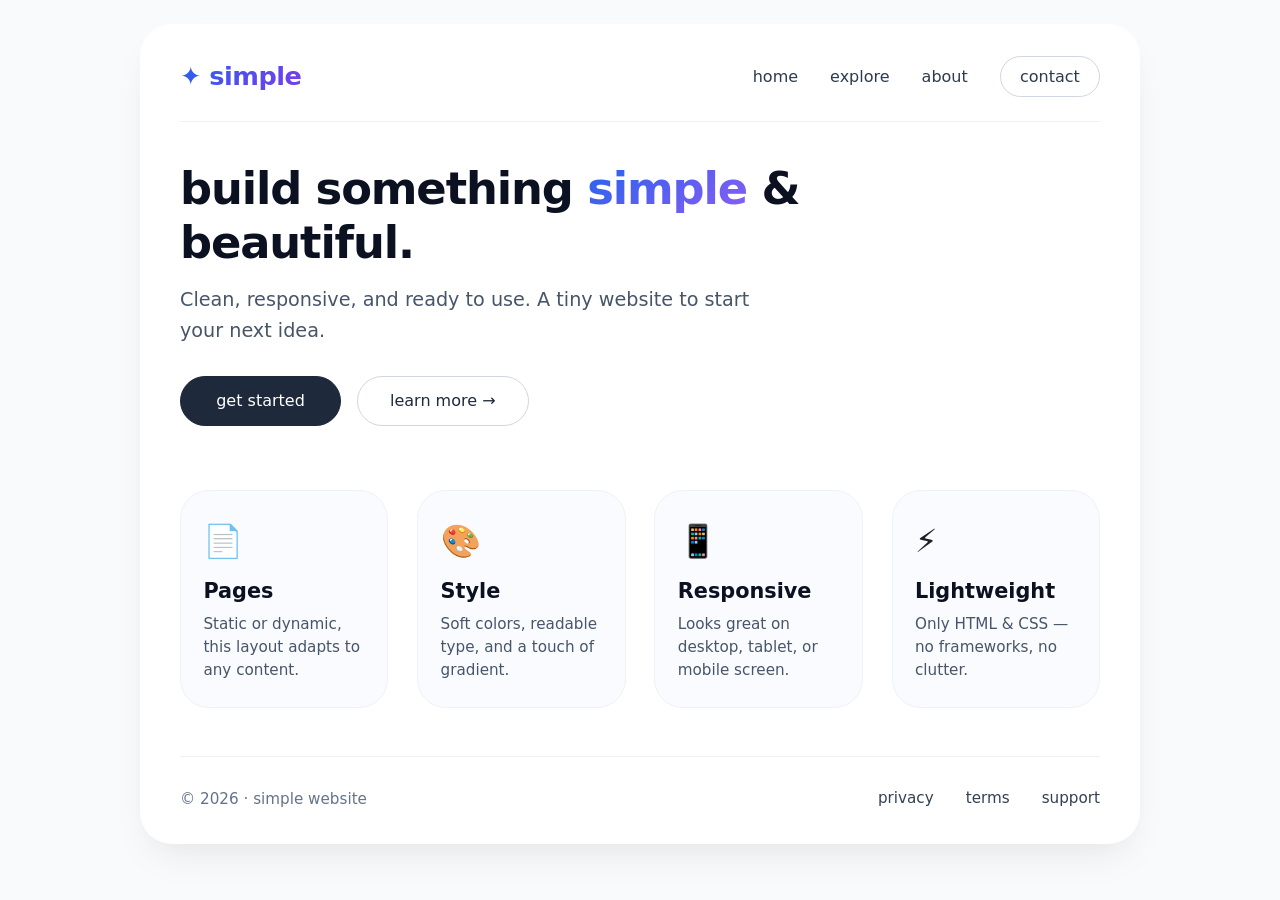
<file: newfile.html>
<!DOCTYPE html>
<html lang="en">
<head>
  <meta charset="UTF-8">
  <meta name="viewport" content="width=device-width, initial-scale=1.0">
  <title>simple · website</title>
  <!-- clean, minimal styling -->
  <style>
    /* reset & base */
    * {
      margin: 0;
      padding: 0;
      box-sizing: border-box;
    }

    body {
      background: #f9fafc;
      font-family: system-ui, -apple-system, 'Segoe UI', Roboto, 'Helvetica Neue', sans-serif;
      line-height: 1.6;
      color: #1e1e2a;
      padding: 1.5rem;
      min-height: 100vh;
      display: flex;
      flex-direction: column;
      align-items: center;
    }

    /* main card – soft, centered, responsive */
    .site {
      max-width: 1000px;
      width: 100%;
      background: white;
      border-radius: 2rem;
      box-shadow: 0 20px 40px -12px rgba(0, 0, 0, 0.08), 0 8px 24px -6px rgba(0, 0, 0, 0.02);
      padding: 2rem 2.5rem;
      transition: box-shadow 0.2s ease;
    }

    /* navigation */
    nav {
      display: flex;
      flex-wrap: wrap;
      justify-content: space-between;
      align-items: center;
      padding-bottom: 1.5rem;
      border-bottom: 1px solid #eef0f4;
      margin-bottom: 2rem;
    }

    .logo {
      font-weight: 600;
      font-size: 1.6rem;
      letter-spacing: -0.02em;
      background: linear-gradient(135deg, #2563eb, #7c3aed);
      -webkit-background-clip: text;
      background-clip: text;
      color: transparent;
      text-decoration: none;
    }

    .nav-links {
      display: flex;
      gap: 2rem;
      align-items: center;
    }

    .nav-links a {
      text-decoration: none;
      color: #2d3a4f;
      font-weight: 450;
      transition: color 0.15s ease;
      font-size: 1rem;
    }

    .nav-links a:hover {
      color: #2563eb;
    }

    .nav-links .btn-outline {
      border: 1.5px solid #d0d7e2;
      padding: 0.4rem 1.2rem;
      border-radius: 40px;
      background: transparent;
      transition: all 0.15s ease;
      font-weight: 500;
    }

    .nav-links .btn-outline:hover {
      background: #2563eb;
      border-color: #2563eb;
      color: white;
    }

    /* hero section */
    .hero {
      margin-bottom: 3rem;
      padding: 0.5rem 0 1rem;
    }

    .hero h1 {
      font-size: 2.8rem;
      font-weight: 700;
      letter-spacing: -0.025em;
      line-height: 1.2;
      color: #0b1120;
      max-width: 80%;
    }

    .hero h1 span {
      background: linear-gradient(145deg, #2563eb, #8b5cf6);
      -webkit-background-clip: text;
      background-clip: text;
      color: transparent;
    }

    .hero p {
      font-size: 1.2rem;
      color: #475569;
      max-width: 65%;
      margin-top: 1rem;
      margin-bottom: 1.8rem;
    }

    .hero-actions {
      display: flex;
      flex-wrap: wrap;
      gap: 1rem;
      align-items: center;
    }

    .btn-primary {
      background: #1e293b;
      color: white;
      padding: 0.7rem 2.2rem;
      border-radius: 60px;
      text-decoration: none;
      font-weight: 500;
      border: 1px solid #1e293b;
      transition: all 0.15s ease;
      display: inline-block;
    }

    .btn-primary:hover {
      background: #2563eb;
      border-color: #2563eb;
      transform: scale(1.02);
    }

    .btn-secondary {
      background: transparent;
      color: #1e293b;
      padding: 0.7rem 2rem;
      border-radius: 60px;
      text-decoration: none;
      font-weight: 500;
      border: 1px solid #d0d7e2;
      transition: all 0.15s ease;
      display: inline-block;
    }

    .btn-secondary:hover {
      background: #f1f4f9;
      border-color: #b0baca;
    }

    /* features / cards */
    .features {
      display: grid;
      grid-template-columns: repeat(auto-fit, minmax(180px, 1fr));
      gap: 1.8rem;
      margin: 2.8rem 0 1.5rem;
    }

    .card {
      background: #fafbff;
      padding: 1.6rem 1.4rem;
      border-radius: 1.8rem;
      border: 1px solid #eef2f6;
      transition: all 0.15s ease;
    }

    .card:hover {
      background: white;
      border-color: #cdd9e9;
      box-shadow: 0 8px 20px -8px rgba(0, 0, 0, 0.04);
      transform: translateY(-3px);
    }

    .card-icon {
      font-size: 2rem;
      margin-bottom: 0.5rem;
      display: inline-block;
    }

    .card h3 {
      font-weight: 600;
      font-size: 1.3rem;
      margin-bottom: 0.3rem;
      color: #0b1120;
    }

    .card p {
      color: #475569;
      font-size: 0.95rem;
      line-height: 1.5;
    }

    /* footer / meta */
    .footer-meta {
      margin-top: 3rem;
      padding-top: 1.8rem;
      border-top: 1px solid #eef0f4;
      display: flex;
      flex-wrap: wrap;
      justify-content: space-between;
      align-items: center;
      color: #64748b;
      font-size: 0.95rem;
    }

    .footer-meta a {
      color: #334155;
      text-decoration: none;
      border-bottom: 1px dotted transparent;
      transition: border-color 0.15s;
    }

    .footer-meta a:hover {
      border-bottom-color: #2563eb;
      color: #0b1120;
    }

    .footer-links {
      display: flex;
      gap: 2rem;
    }

    /* responsive touches */
    @media (max-width: 700px) {
      .site {
        padding: 1.5rem;
      }
      nav {
        flex-direction: column;
        align-items: flex-start;
        gap: 1rem;
      }
      .nav-links {
        flex-wrap: wrap;
        gap: 1.2rem;
      }
      .hero h1 {
        font-size: 2.2rem;
        max-width: 100%;
      }
      .hero p {
        max-width: 100%;
        font-size: 1.1rem;
      }
      .features {
        grid-template-columns: 1fr 1fr;
      }
    }

    @media (max-width: 480px) {
      .features {
        grid-template-columns: 1fr;
      }
      .footer-meta {
        flex-direction: column;
        gap: 0.8rem;
        align-items: flex-start;
      }
      .hero-actions {
        flex-direction: column;
        align-items: stretch;
        width: 100%;
      }
      .hero-actions a {
        text-align: center;
      }
    }
  </style>
</head>
<body>
  <div class="site">
    <!-- header / navigation -->
    <nav>
      <a href="#" class="logo">✦ simple</a>
      <div class="nav-links">
        <a href="#">home</a>
        <a href="#">explore</a>
        <a href="#">about</a>
        <a href="#" class="btn-outline">contact</a>
      </div>
    </nav>

    <!-- hero -->
    <section class="hero">
      <h1>build something <span>simple</span> &amp; beautiful.</h1>
      <p>Clean, responsive, and ready to use. A tiny website to start your next idea.</p>
      <div class="hero-actions">
        <a href="#" class="btn-primary">get started</a>
        <a href="#" class="btn-secondary">learn more →</a>
      </div>
    </section>

    <!-- feature cards -->
    <div class="features">
      <div class="card">
        <span class="card-icon">📄</span>
        <h3>Pages</h3>
        <p>Static or dynamic, this layout adapts to any content.</p>
      </div>
      <div class="card">
        <span class="card-icon">🎨</span>
        <h3>Style</h3>
        <p>Soft colors, readable type, and a touch of gradient.</p>
      </div>
      <div class="card">
        <span class="card-icon">📱</span>
        <h3>Responsive</h3>
        <p>Looks great on desktop, tablet, or mobile screen.</p>
      </div>
      <div class="card">
        <span class="card-icon">⚡</span>
        <h3>Lightweight</h3>
        <p>Only HTML &amp; CSS — no frameworks, no clutter.</p>
      </div>
    </div>

    <!-- footer -->
    <div class="footer-meta">
      <span>© 2026 · simple website</span>
      <div class="footer-links">
        <a href="#">privacy</a>
        <a href="#">terms</a>
        <a href="#">support</a>
      </div>
    </div>
  </div>
  <!-- end site -->
</body>
</html>
</file>
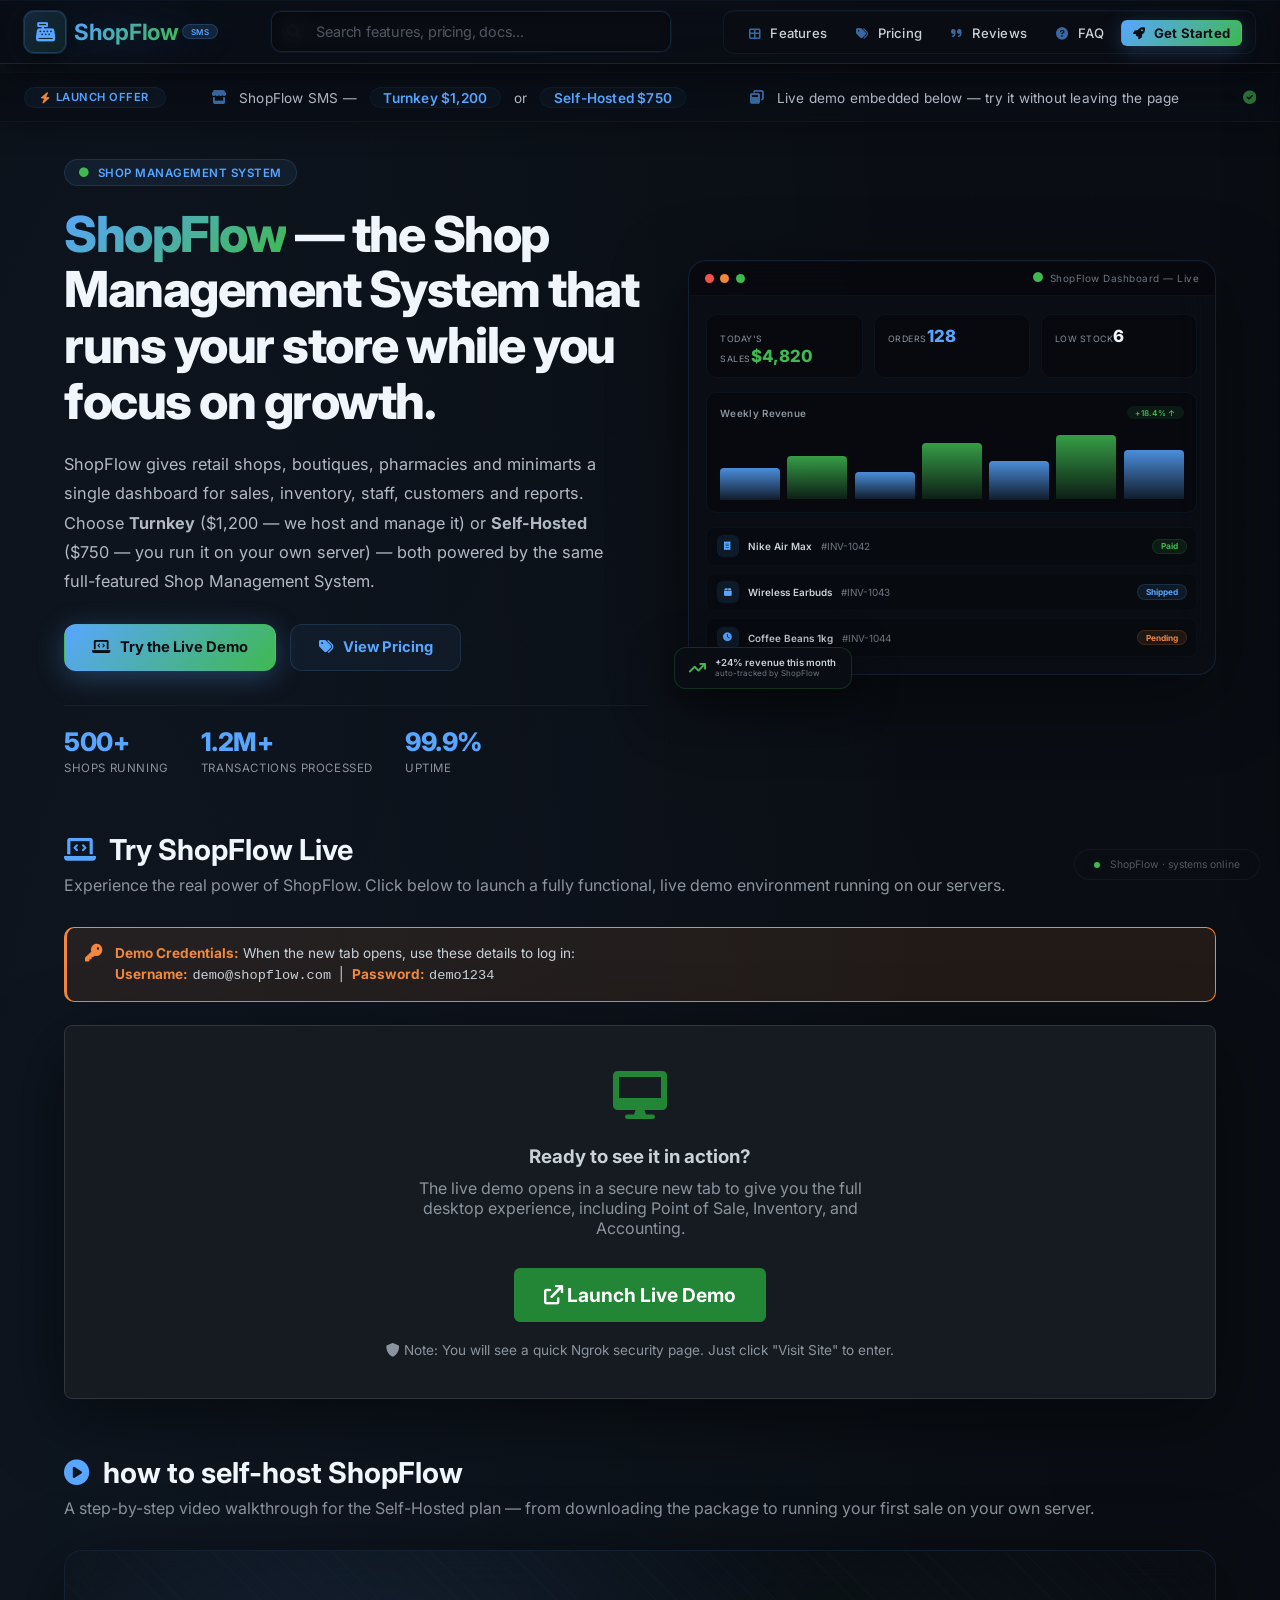
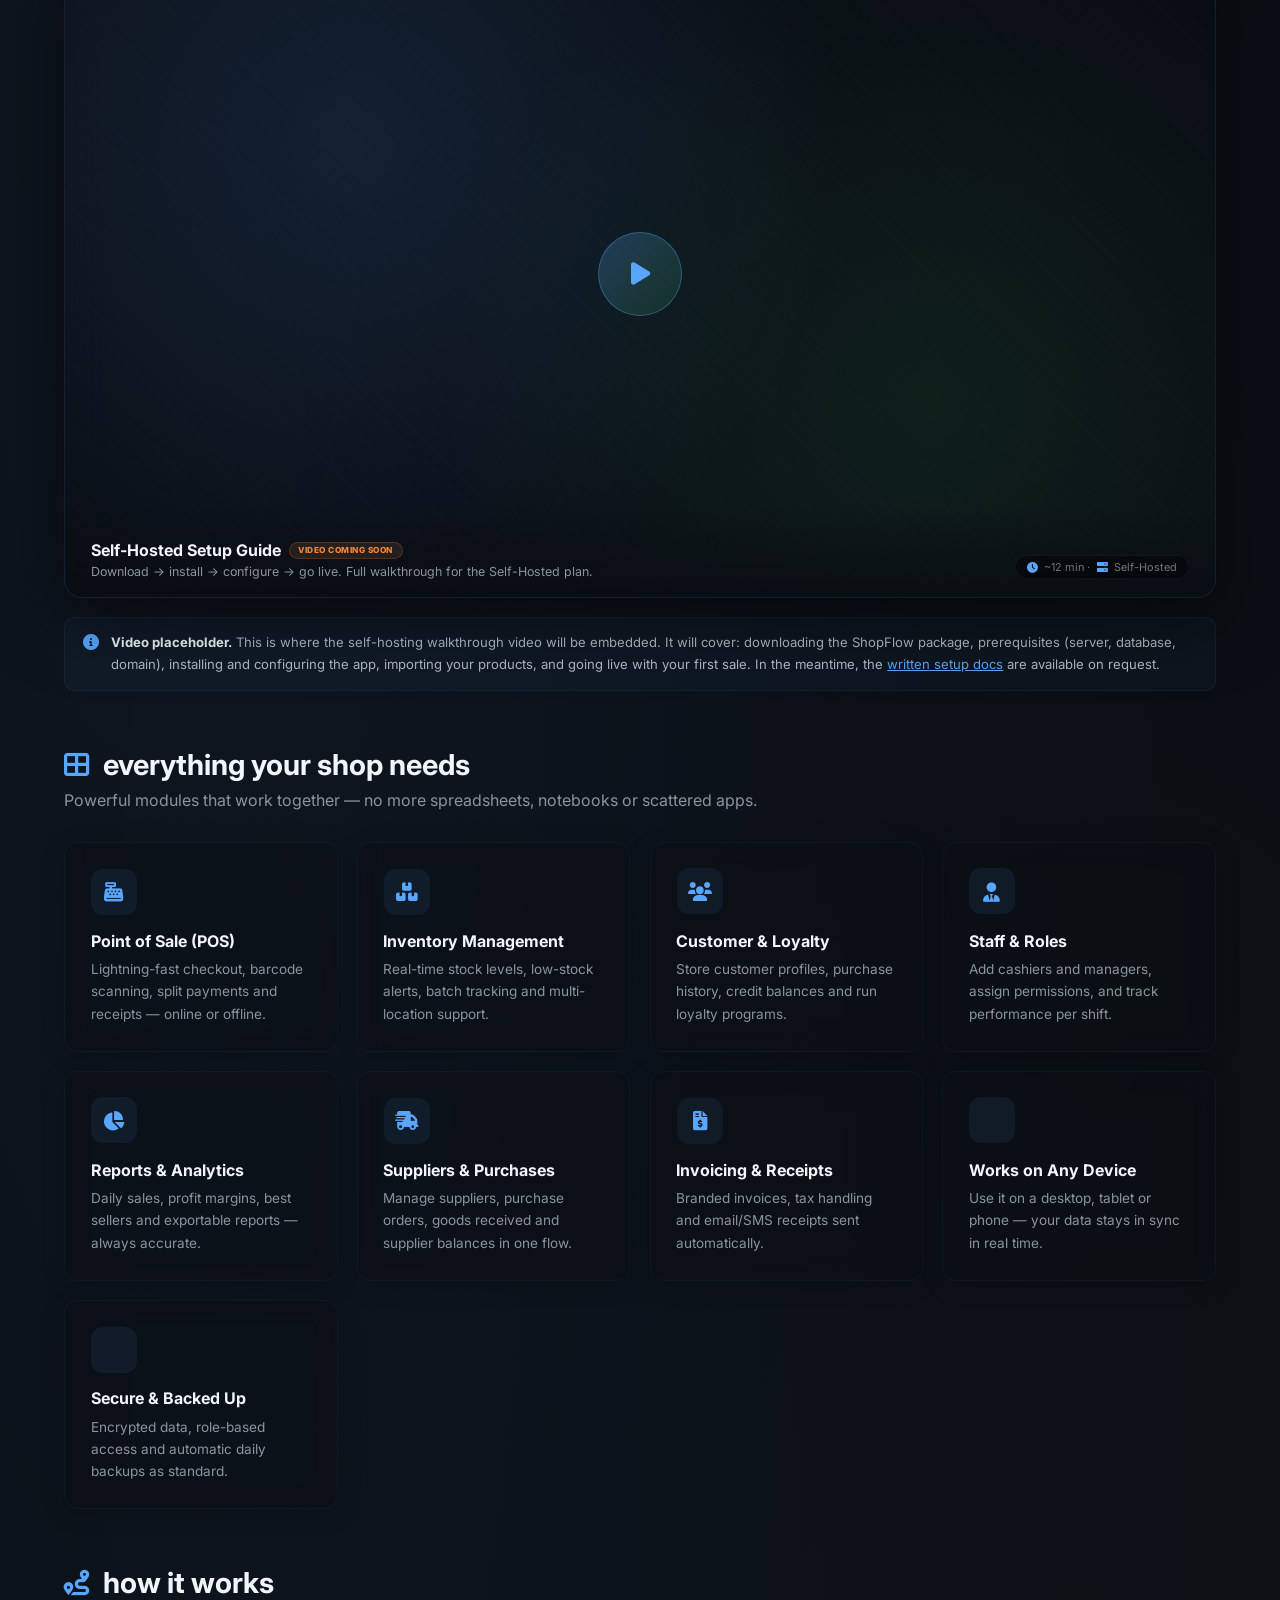
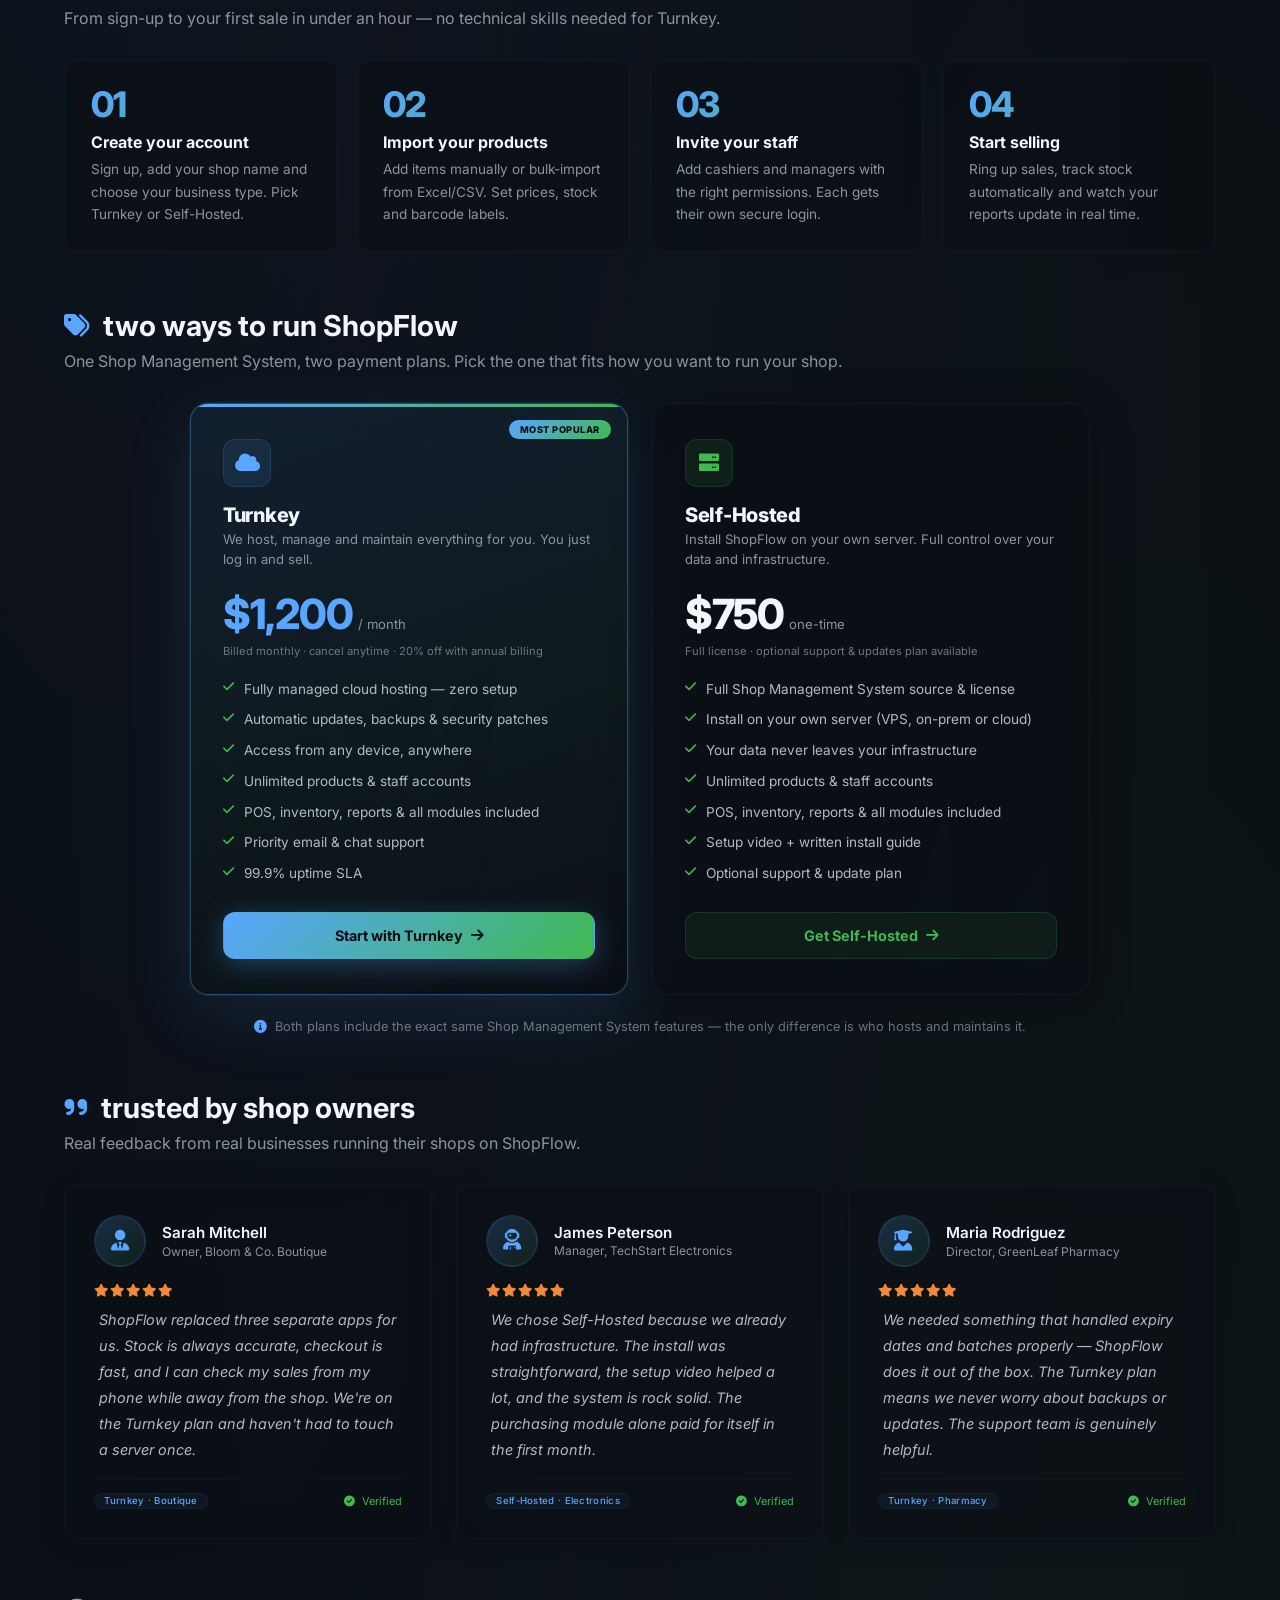
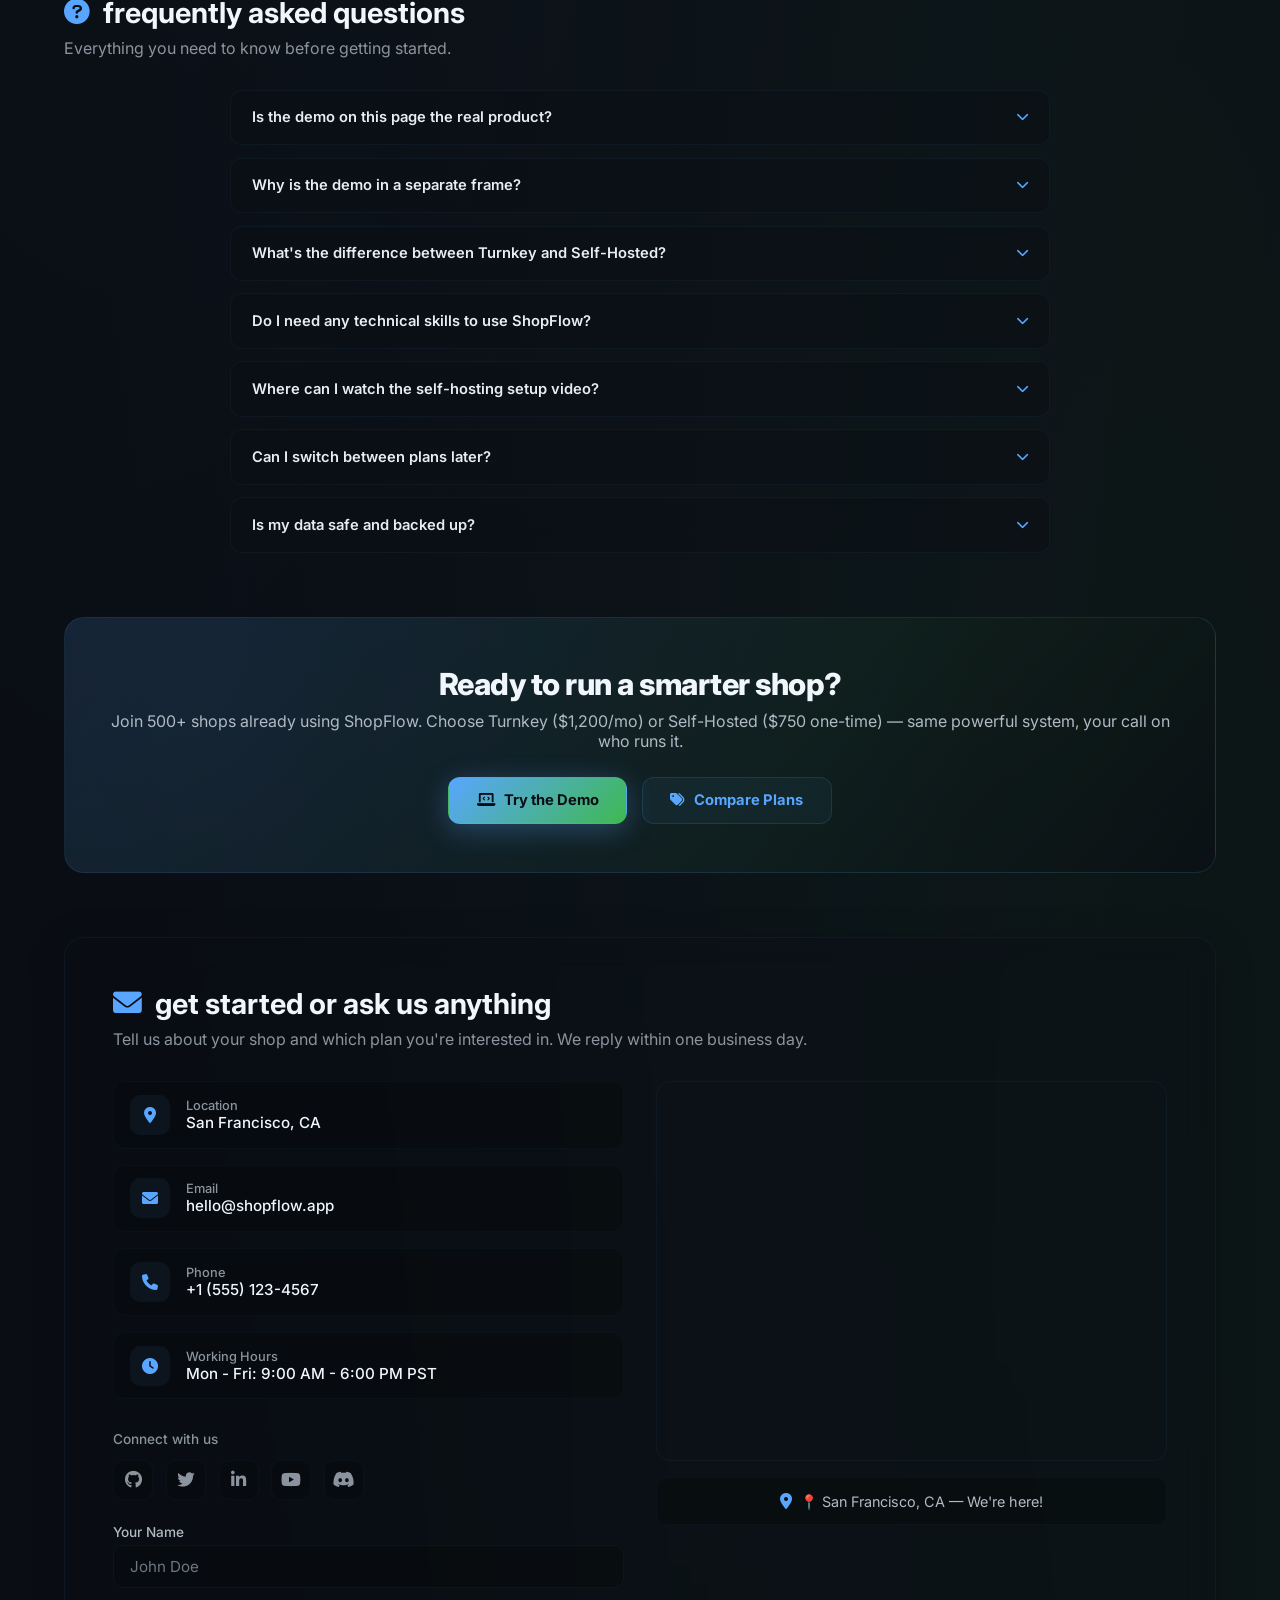
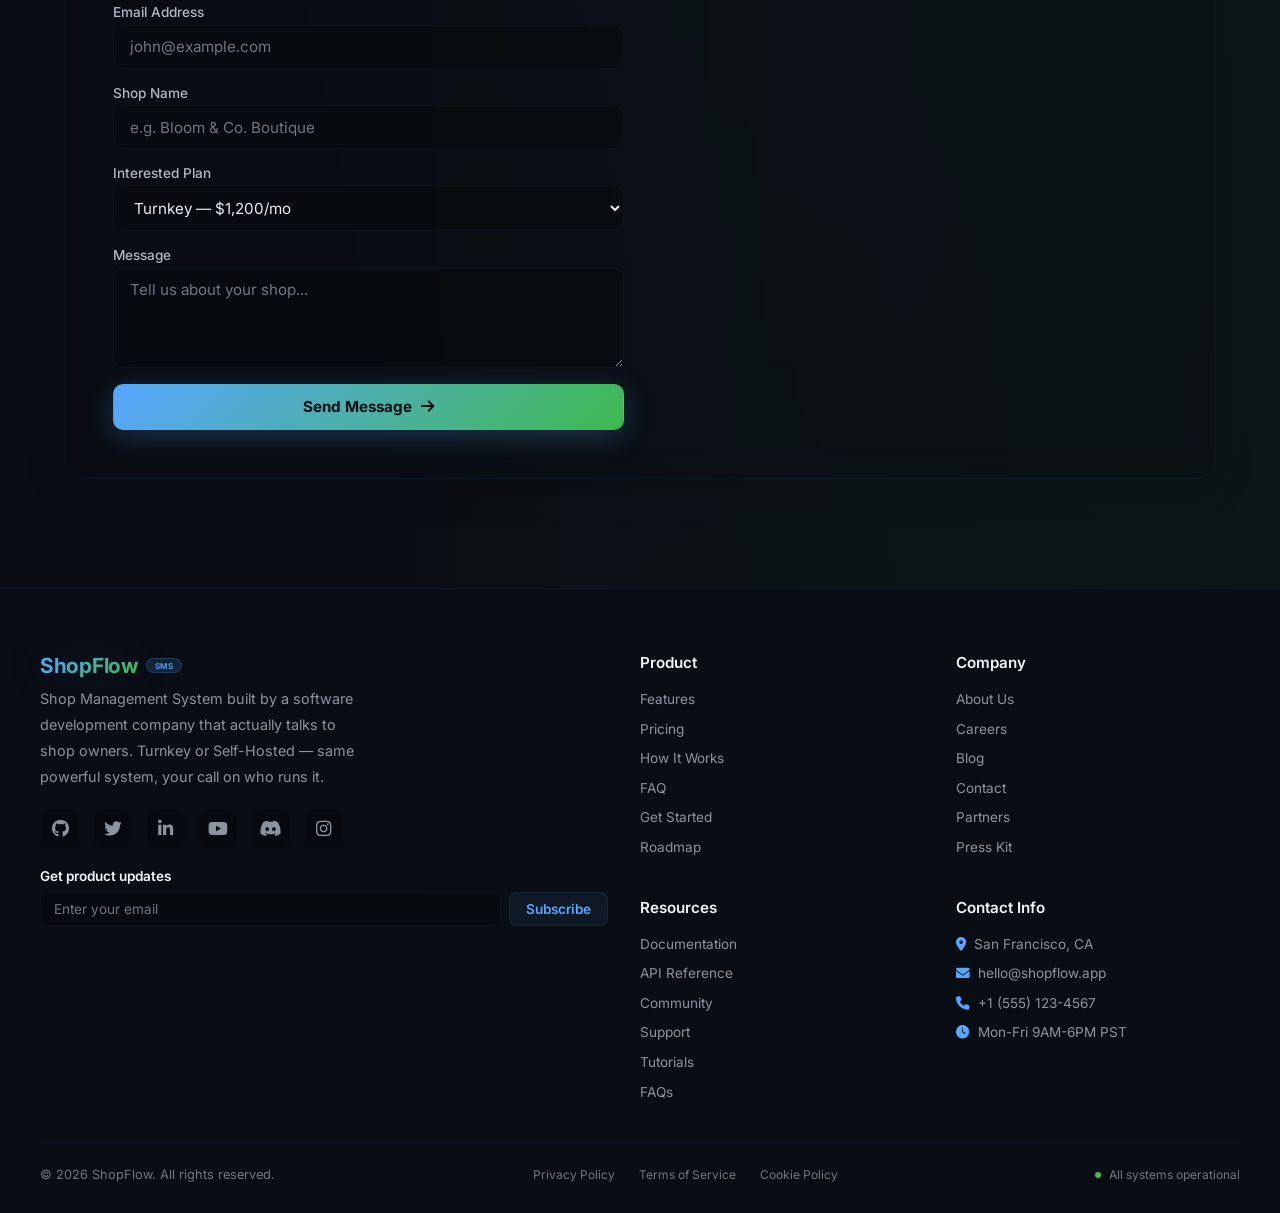
<file: testsite1.html>
<!DOCTYPE html>
<html lang="en">
<head>
  <meta charset="UTF-8" />
  <meta name="viewport" content="width=device-width, initial-scale=1.0" />
  <title>ShopFlow · Shop Management System</title>
  <link rel="stylesheet" href="https://cdnjs.cloudflare.com/ajax/libs/font-awesome/6.0.0-beta3/css/all.min.css" />
  <link href="https://fonts.googleapis.com/css2?family=Inter:opsz,wght@14..32,400;14..32,500;14..32,600;14..32,700;14..32,800&display=swap" rel="stylesheet" />
  <style>
    * { margin: 0; padding: 0; box-sizing: border-box; }
    html { scroll-behavior: smooth; }
    body {
      background: #0a0e14;
      background-image: 
        radial-gradient(ellipse at 10% 20%, rgba(88, 166, 255, 0.05) 0%, transparent 50%),
        radial-gradient(ellipse at 90% 80%, rgba(63, 185, 80, 0.05) 0%, transparent 50%),
        radial-gradient(ellipse at 50% 50%, rgba(88, 166, 255, 0.02) 0%, transparent 70%);
      min-height: 100vh;
      display: flex;
      flex-direction: column;
      font-family: 'Inter', 'Segoe UI', system-ui, -apple-system, sans-serif;
      color: #e6edf3;
      transition: background 0.5s ease;
      position: relative;
    }
    body::before {
      content: '';
      position: fixed;
      top: 0; left: 0; width: 100%; height: 100%;
      background-image: 
        radial-gradient(circle at 20% 30%, rgba(88, 166, 255, 0.03) 0%, transparent 3%),
        radial-gradient(circle at 80% 70%, rgba(63, 185, 80, 0.03) 0%, transparent 3%),
        radial-gradient(circle at 50% 50%, rgba(88, 166, 255, 0.02) 0%, transparent 4%);
      background-size: 60px 60px;
      pointer-events: none;
      z-index: 0;
      animation: neuralPulse 15s ease-in-out infinite alternate;
    }
    @keyframes neuralPulse {
      0% { opacity: 0.3; transform: scale(1); }
      100% { opacity: 0.8; transform: scale(1.1); }
    }
    body:hover::before { animation-duration: 8s; }
    .ai-thinking { display: inline-block; animation: thinkingPulse 2s ease-in-out infinite; }
    @keyframes thinkingPulse {
      0%, 100% { opacity: 0.6; transform: scale(1); }
      50% { opacity: 1; transform: scale(1.05); }
    }
    .data-stream {
      position: fixed; top: 0; left: 0; width: 100%; height: 100%;
      pointer-events: none; z-index: 0; overflow: hidden;
    }
    .data-stream span {
      position: absolute; color: rgba(88, 166, 255, 0.03); font-size: 0.6rem;
      font-family: 'Inter', monospace; animation: dataFlow 20s linear infinite;
      white-space: nowrap;
    }
    @keyframes dataFlow {
      0% { transform: translateY(-100%) rotate(0deg); opacity: 0; }
      10% { opacity: 0.3; }
      90% { opacity: 0.3; }
      100% { transform: translateY(100vh) rotate(720deg); opacity: 0; }
    }
    .sticky-header {
      position: sticky; top: 0; z-index: 1000;
      padding: 0.6rem 1.5rem;
      backdrop-filter: blur(20px) saturate(200%);
      -webkit-backdrop-filter: blur(20px) saturate(200%);
      background: rgba(10, 14, 20, 0.85);
      border-bottom: 1px solid rgba(88, 166, 255, 0.15);
      box-shadow: 0 4px 30px rgba(0,0,0,0.6), inset 0 1px 0 rgba(88, 166, 255, 0.05);
      transition: all 0.4s cubic-bezier(0.2, 0.9, 0.4, 1);
    }
    .sticky-header:hover {
      background: rgba(10, 14, 20, 0.95);
      border-bottom-color: rgba(88, 166, 255, 0.3);
      box-shadow: 0 4px 40px rgba(88, 166, 255, 0.05);
    }
    .header-container {
      max-width: 1280px; margin: 0 auto;
      display: flex; align-items: center; justify-content: space-between;
      flex-wrap: nowrap; gap: 1.2rem;
    }
    .logo {
      display: flex; align-items: center; gap: 0.5rem;
      white-space: nowrap; flex-shrink: 0;
      text-decoration: none;
      filter: drop-shadow(0 0 20px rgba(88, 166, 255, 0.15));
      transition: all 0.4s ease;
    }
    .logo:hover { filter: drop-shadow(0 0 40px rgba(88, 166, 255, 0.3)); }
    .logo .logo-icon {
      height: 42px; width: 42px; display: flex; align-items: center; justify-content: center;
      border-radius: 10px; background: linear-gradient(135deg, rgba(88,166,255,0.15), rgba(63,185,80,0.1));
      border: 1px solid rgba(88, 166, 255, 0.2);
      font-size: 1.2rem; color: #58a6ff;
      box-shadow: 0 0 0 1px rgba(88, 166, 255, 0.2), 0 4px 20px rgba(0,0,0,0.6);
      transition: all 0.4s cubic-bezier(0.2, 0.9, 0.4, 1);
    }
    .logo:hover .logo-icon {
      transform: scale(1.05) rotate(-3deg);
      box-shadow: 0 0 0 1px rgba(88, 166, 255, 0.4), 0 6px 30px rgba(88, 166, 255, 0.2);
    }
    .logo-text {
      font-size: 1.4rem; font-weight: 700; letter-spacing: -0.3px;
      color: #e6edf3;
      text-shadow: 0 0 30px rgba(88, 166, 255, 0.1);
      display: flex; align-items: center; gap: 0.2rem;
      position: relative;
    }
    .logo-text .highlight {
      background: linear-gradient(135deg, #58a6ff, #3fb950, #58a6ff);
      background-size: 200% 200%;
      -webkit-background-clip: text;
      -webkit-text-fill-color: transparent;
      background-clip: text;
      filter: drop-shadow(0 0 20px rgba(88, 166, 255, 0.2));
      animation: gradientShift 3s ease-in-out infinite;
    }
    @keyframes gradientShift {
      0% { background-position: 0% 50%; }
      50% { background-position: 100% 50%; }
      100% { background-position: 0% 50%; }
    }
    .logo-text .ai-badge {
      font-size: 0.5rem;
      background: rgba(88, 166, 255, 0.15);
      padding: 0.1rem 0.5rem; border-radius: 20px;
      color: #58a6ff;
      border: 1px solid rgba(88, 166, 255, 0.2);
      font-weight: 600; letter-spacing: 0.5px;
      animation: thinkingPulse 3s ease-in-out infinite;
    }
    @media (max-width: 850px) { .logo-text { display: none; } }
    .search-wrapper {
      flex: 1 1 260px; min-width: 160px; max-width: 400px;
      position: relative;
    }
    .search-wrapper i {
      position: absolute; left: 16px; top: 50%;
      transform: translateY(-50%);
      color: #8b949e; font-size: 0.9rem; opacity: 0.6;
      transition: all 0.4s ease;
    }
    .search-wrapper input {
      width: 100%; padding: 0.7rem 1rem 0.7rem 2.8rem;
      border: 1px solid rgba(88, 166, 255, 0.15);
      border-radius: 10px;
      background: rgba(10, 14, 20, 0.8);
      box-shadow: inset 0 2px 10px rgba(0,0,0,0.4), 0 0 0 1px rgba(88, 166, 255, 0.05);
      font-size: 0.9rem; transition: all 0.4s ease; outline: none;
      color: #e6edf3; font-family: 'Inter', sans-serif; font-weight: 400;
      backdrop-filter: blur(8px);
    }
    .search-wrapper input::placeholder { color: #6e7681; opacity: 0.7; letter-spacing: -0.2px; }
    .search-wrapper input:focus {
      background: rgba(10, 14, 20, 0.95);
      border-color: #58a6ff;
      box-shadow: 0 0 0 4px rgba(88, 166, 255, 0.08), inset 0 2px 10px rgba(0,0,0,0.5);
    }
    .search-wrapper:focus-within i { opacity: 1; color: #58a6ff; }
    @media (max-width: 850px) {
      .search-wrapper { flex: 1 1 auto; min-width: 0; max-width: none; }
      .search-wrapper input { font-size: 0.85rem; padding: 0.6rem 1rem 0.6rem 2.6rem; }
      .search-wrapper i { left: 14px; font-size: 0.8rem; }
    }
    .nav-links {
      display: flex; align-items: center; gap: 0.3rem;
      list-style: none; margin: 0; padding: 0.3rem 0.8rem;
      background: rgba(10, 14, 20, 0.6);
      backdrop-filter: blur(12px);
      -webkit-backdrop-filter: blur(12px);
      border-radius: 10px;
      border: 1px solid rgba(88, 166, 255, 0.08);
      box-shadow: inset 0 1px 0 rgba(88, 166, 255, 0.05);
      min-height: 44px;
      transition: all 0.4s ease;
    }
    .nav-links:hover {
      background: rgba(10, 14, 20, 0.8);
      border-color: rgba(88, 166, 255, 0.15);
    }
    .nav-links li a {
      text-decoration: none; color: #c9d1d9; font-weight: 500;
      font-size: 0.82rem; padding: 0.25rem 0.7rem; border-radius: 6px;
      transition: all 0.3s cubic-bezier(0.2, 0.9, 0.4, 1);
      letter-spacing: 0.2px; white-space: nowrap;
      font-family: 'Inter', sans-serif;
      border: 1px solid transparent; position: relative;
    }
    .nav-links li a i { margin-right: 5px; font-size: 0.75rem; color: #58a6ff; opacity: 0.6; transition: all 0.3s ease; }
    .nav-links li a::before {
      content: ''; position: absolute; bottom: -2px; left: 50%;
      transform: translateX(-50%);
      width: 0; height: 2px;
      background: linear-gradient(90deg, transparent, #58a6ff, transparent);
      transition: width 0.4s ease;
    }
    .nav-links li a:hover::before { width: 70%; }
    .nav-links li a:hover {
      color: #f0f6fc; background: rgba(88, 166, 255, 0.05);
      border-color: rgba(88, 166, 255, 0.1); transform: translateY(-1px);
    }
    .nav-links li a:hover i { opacity: 1; }
    .nav-cta {
      background: linear-gradient(135deg, #58a6ff, #3fb950) !important;
      color: #0a0e14 !important;
      font-weight: 700 !important;
      border-color: transparent !important;
      box-shadow: 0 4px 20px rgba(88, 166, 255, 0.25) !important;
    }
    .nav-cta:hover {
      transform: translateY(-2px) !important;
      box-shadow: 0 6px 30px rgba(88, 166, 255, 0.4) !important;
      color: #0a0e14 !important;
    }
    .nav-cta i { color: #0a0e14 !important; opacity: 1 !important; }
    .hamburger {
      display: none; flex-direction: column; gap: 5px;
      background: rgba(10, 14, 20, 0.6);
      backdrop-filter: blur(12px);
      -webkit-backdrop-filter: blur(12px);
      border: 1px solid rgba(88, 166, 255, 0.1);
      border-radius: 10px; padding: 0.5rem 0.7rem;
      cursor: pointer; transition: all 0.4s ease;
    }
    .hamburger:hover {
      background: rgba(88, 166, 255, 0.05);
      border-color: rgba(88, 166, 255, 0.2);
      transform: scale(1.02);
    }
    .hamburger span {
      display: block; width: 24px; height: 2.5px;
      background: #c9d1d9; border-radius: 4px;
      transition: all 0.3s ease; opacity: 0.8;
    }
    .hamburger:hover span { background: #58a6ff; }
    .mobile-menu-overlay {
      position: fixed; top: 0; left: 0; width: 100%; height: 100%;
      background: rgba(0,0,0,0.8);
      backdrop-filter: blur(20px);
      -webkit-backdrop-filter: blur(20px);
      visibility: hidden; opacity: 0;
      transition: all 0.5s ease; z-index: 9999;
    }
    .mobile-menu-overlay.active { visibility: visible; opacity: 1; }
    .mobile-menu-panel {
      position: fixed; top: 0; right: -340px;
      width: 300px; max-width: 80%; height: 100%;
      background: rgba(10, 14, 20, 0.95);
      backdrop-filter: blur(40px) saturate(200%);
      -webkit-backdrop-filter: blur(40px) saturate(200%);
      border-left: 1px solid rgba(88, 166, 255, 0.1);
      box-shadow: -8px 0 60px rgba(0,0,0,0.8);
      padding: 2rem 1.6rem;
      transition: right 0.5s cubic-bezier(0.2, 0.9, 0.3, 1);
      z-index: 10000;
      display: flex; flex-direction: column; gap: 1.8rem; overflow-y: auto;
    }
    .mobile-menu-panel.open { right: 0; }
    .mobile-panel-header {
      display: flex; align-items: center; justify-content: space-between;
      gap: 0.8rem; width: 100%; flex-shrink: 0;
      background: rgba(10, 14, 20, 0.6);
      backdrop-filter: blur(12px);
      -webkit-backdrop-filter: blur(12px);
      border-radius: 10px;
      padding: 0.2rem 0.2rem 0.2rem 0.8rem;
      border: 1px solid rgba(88, 166, 255, 0.08);
    }
    .mobile-search { flex: 1; position: relative; min-width: 0; }
    .mobile-search i {
      position: absolute; left: 10px; top: 50%;
      transform: translateY(-50%);
      color: #8b949e; font-size: 0.8rem; opacity: 0.5;
    }
    .mobile-search input {
      width: 100%; padding: 0.4rem 0.6rem 0.4rem 2rem;
      border: 1px solid rgba(88, 166, 255, 0.08);
      border-radius: 8px;
      background: rgba(0,0,0,0.3);
      backdrop-filter: blur(4px);
      -webkit-backdrop-filter: blur(4px);
      font-size: 0.85rem; outline: none; color: #e6edf3;
      font-family: 'Inter', sans-serif;
      transition: all 0.3s ease;
    }
    .mobile-search input::placeholder { color: #6e7681; opacity: 0.6; }
    .mobile-search input:focus {
      background: rgba(0,0,0,0.5);
      border-color: rgba(88, 166, 255, 0.2);
    }
    .mobile-menu-close {
      background: rgba(10, 14, 20, 0.6);
      backdrop-filter: blur(4px);
      -webkit-backdrop-filter: blur(4px);
      border: 1px solid rgba(88, 166, 255, 0.08);
      border-radius: 10px; width: 40px; height: 40px;
      font-size: 1.2rem; color: #c9d1d9; cursor: pointer;
      display: flex; align-items: center; justify-content: center;
      transition: all 0.3s ease; flex-shrink: 0;
    }
    .mobile-menu-close i { font-size: 1.2rem; }
    .mobile-menu-close:hover {
      background: rgba(88, 166, 255, 0.05);
      border-color: rgba(88, 166, 255, 0.2);
      color: #f0f6fc; transform: rotate(90deg);
    }
    .mobile-nav-list { list-style: none; display: flex; flex-direction: column; gap: 1.2rem; padding: 0; margin: 0; margin-top: 0.2rem; }
    .mobile-nav-list li a {
      text-decoration: none; color: #c9d1d9; font-weight: 500;
      font-size: 1rem; display: flex; align-items: center; gap: 0.8rem;
      padding: 0.6rem 0.8rem; border-radius: 10px;
      background: rgba(10, 14, 20, 0.4);
      backdrop-filter: blur(4px);
      -webkit-backdrop-filter: blur(4px);
      border: 1px solid rgba(88, 166, 255, 0.04);
      transition: all 0.3s ease; font-family: 'Inter', sans-serif;
    }
    .mobile-nav-list li a i { width: 1.8rem; color: #58a6ff; opacity: 0.7; }
    .mobile-nav-list li a:hover {
      background: rgba(88, 166, 255, 0.05);
      border-color: rgba(88, 166, 255, 0.12);
      transform: translateX(4px); color: #f0f6fc;
    }
    .mobile-nav-list li a.mobile-cta {
      background: linear-gradient(135deg, #58a6ff, #3fb950);
      color: #0a0e14; font-weight: 700;
      border-color: transparent;
    }
    .mobile-nav-list li a.mobile-cta i { color: #0a0e14; }
    .panel-footer {
      margin-top: auto; font-size: 0.7rem; color: #6e7681;
      border-top: 1px solid rgba(88, 166, 255, 0.06);
      padding-top: 1rem; text-align: center;
      background: rgba(10, 14, 20, 0.3); border-radius: 40px;
      padding: 0.8rem 0.5rem; backdrop-filter: blur(4px);
      letter-spacing: 0.3px;
    }
    .panel-footer i { color: #3fb950; font-size: 0.5rem; vertical-align: middle; margin-right: 6px; }
    @media (max-width: 850px) {
      .header-container { gap: 0.8rem; }
      .nav-links { display: none; }
      .hamburger { display: flex; }
      .sticky-header { padding: 0.5rem 1rem; }
    }
    @media (max-width: 500px) {
      .logo .logo-icon { height: 34px; width: 34px; font-size: 1rem; }
      .search-wrapper input { padding: 0.5rem 0.6rem 0.5rem 2.2rem; font-size: 0.8rem; }
      .search-wrapper i { left: 12px; font-size: 0.75rem; }
      .mobile-menu-panel { padding: 1.5rem 1.2rem; width: 270px; }
    }

    .page-content {
      max-width: 1200px; margin: 2.8rem auto; padding: 0 1.5rem;
      color: #e6edf3; position: relative; z-index: 1; flex: 1;
    }
    .hero {
      display: grid;
      grid-template-columns: 1.05fr 0.95fr;
      gap: 2.5rem;
      align-items: center;
      min-height: 520px;
      margin-bottom: 1rem;
    }
    .hero-left { display: flex; flex-direction: column; gap: 1.3rem; }
    .hero-eyebrow {
      display: inline-flex; align-items: center; gap: 0.5rem;
      background: rgba(88, 166, 255, 0.08);
      border: 1px solid rgba(88, 166, 255, 0.15);
      color: #58a6ff; font-size: 0.72rem; font-weight: 600;
      letter-spacing: 0.5px; text-transform: uppercase;
      padding: 0.35rem 0.9rem; border-radius: 30px;
      width: fit-content;
      animation: thinkingPulse 3s ease-in-out infinite;
    }
    .hero-eyebrow i { font-size: 0.6rem; color: #3fb950; }
    .hero h1 {
      font-size: clamp(2rem, 4.5vw, 3.1rem);
      font-weight: 800; line-height: 1.12;
      letter-spacing: -1.5px; color: #f0f6fc;
    }
    .hero h1 .grad {
      background: linear-gradient(135deg, #58a6ff, #3fb950, #58a6ff);
      background-size: 200% 200%;
      -webkit-background-clip: text; -webkit-text-fill-color: transparent;
      background-clip: text;
      animation: gradientShift 4s ease-in-out infinite;
    }
    .hero p.lead {
      font-size: 1.02rem; line-height: 1.8; color: #b1bac4;
      max-width: 540px;
    }
    .hero-actions { display: flex; flex-wrap: wrap; gap: 0.9rem; margin-top: 0.4rem; }
    .btn-primary, .btn-secondary {
      display: inline-flex; align-items: center; gap: 0.6rem;
      padding: 0.85rem 1.7rem; border-radius: 12px;
      font-family: 'Inter', sans-serif; font-weight: 700; font-size: 0.92rem;
      cursor: pointer; text-decoration: none; transition: all 0.35s cubic-bezier(0.2,0.9,0.4,1);
      border: 1px solid transparent;
    }
    .btn-primary {
      background: linear-gradient(135deg, #58a6ff, #3fb950);
      color: #0a0e14;
      box-shadow: 0 6px 28px rgba(88, 166, 255, 0.3);
    }
    .btn-primary:hover {
      transform: translateY(-3px);
      box-shadow: 0 10px 38px rgba(88, 166, 255, 0.45);
    }
    .btn-primary i { transition: transform 0.3s ease; }
    .btn-primary:hover i { transform: translateX(4px); }
    .btn-secondary {
      background: rgba(88, 166, 255, 0.06);
      border-color: rgba(88, 166, 255, 0.15);
      color: #58a6ff;
    }
    .btn-secondary:hover {
      background: rgba(88, 166, 255, 0.12);
      border-color: rgba(88, 166, 255, 0.25);
      transform: translateY(-3px);
    }
    .hero-stats {
      display: flex; flex-wrap: wrap; gap: 2rem; margin-top: 0.8rem;
      padding-top: 1.4rem; border-top: 1px solid rgba(88, 166, 255, 0.08);
    }
    .hero-stat .num {
      font-size: 1.6rem; font-weight: 800; color: #58a6ff;
      font-family: 'Inter', monospace; letter-spacing: -0.5px;
      display: block; line-height: 1.1;
    }
    .hero-stat .lbl { font-size: 0.72rem; color: #8b949e; text-transform: uppercase; letter-spacing: 0.6px; }
    .hero-right { position: relative; }
    .dashboard-mock {
      background: rgba(10, 14, 20, 0.7);
      backdrop-filter: blur(20px);
      -webkit-backdrop-filter: blur(20px);
      border-radius: 18px;
      border: 1px solid rgba(88, 166, 255, 0.12);
      box-shadow: 0 20px 70px rgba(0,0,0,0.5), inset 0 1px 0 rgba(88, 166, 255, 0.05);
      overflow: hidden;
      transition: all 0.5s cubic-bezier(0.2,0.9,0.4,1);
    }
    .dashboard-mock:hover {
      border-color: rgba(88, 166, 255, 0.2);
      box-shadow: 0 30px 90px rgba(0,0,0,0.6), 0 0 60px rgba(88, 166, 255, 0.04);
      transform: translateY(-4px);
    }
    .mock-topbar {
      display: flex; align-items: center; gap: 0.4rem;
      padding: 0.7rem 1rem;
      background: rgba(0,0,0,0.3);
      border-bottom: 1px solid rgba(88, 166, 255, 0.06);
    }
    .mock-topbar .dot-red, .mock-topbar .dot-yellow, .mock-topbar .dot-green {
      width: 9px; height: 9px; border-radius: 50%;
    }
    .mock-topbar .dot-red { background: #f85149; }
    .mock-topbar .dot-yellow { background: #f0883e; }
    .mock-topbar .dot-green { background: #3fb950; }
    .mock-topbar .mock-title {
      margin-left: auto; font-size: 0.62rem; color: #6e7681;
      font-family: 'Inter', monospace; letter-spacing: 0.5px;
      display: flex; align-items: center; gap: 0.4rem;
    }
    .mock-topbar .mock-title i { color: #3fb950; animation: thinkingPulse 2s ease-in-out infinite; }
    .mock-body { padding: 1.1rem; display: flex; flex-direction: column; gap: 0.9rem; }
    .mock-kpis { display: grid; grid-template-columns: repeat(3, 1fr); gap: 0.7rem; }
    .mock-kpi {
      background: rgba(0,0,0,0.25); border-radius: 10px;
      border: 1px solid rgba(88, 166, 255, 0.06);
      padding: 0.7rem 0.8rem;
      transition: all 0.3s ease;
    }
    .mock-kpi:hover { border-color: rgba(88, 166, 255, 0.15); transform: translateY(-2px); }
    .mock-kpi .k-lbl { font-size: 0.55rem; color: #8b949e; text-transform: uppercase; letter-spacing: 0.5px; }
    .mock-kpi .k-val { font-size: 1.05rem; font-weight: 800; color: #f0f6fc; font-family: 'Inter', monospace; margin-top: 0.15rem; }
    .mock-kpi .k-val.up { color: #3fb950; }
    .mock-kpi .k-val.blue { color: #58a6ff; }
    .mock-chart {
      background: rgba(0,0,0,0.25); border-radius: 10px;
      border: 1px solid rgba(88, 166, 255, 0.06);
      padding: 0.8rem;
    }
    .mock-chart .c-head { display: flex; align-items: center; justify-content: space-between; margin-bottom: 0.6rem; }
    .mock-chart .c-head span { font-size: 0.62rem; color: #8b949e; font-weight: 600; letter-spacing: 0.3px; }
    .mock-chart .c-head .tag { font-size: 0.5rem; color: #3fb950; background: rgba(63,185,80,0.1); padding: 0.1rem 0.5rem; border-radius: 20px; }
    .bars { display: flex; align-items: flex-end; gap: 0.45rem; height: 70px; }
    .bars .bar {
      flex: 1; border-radius: 4px 4px 0 0;
      background: linear-gradient(180deg, #58a6ff, rgba(88,166,255,0.15));
      animation: barGrow 1.2s cubic-bezier(0.2,0.9,0.4,1) forwards;
      transform-origin: bottom; opacity: 0.85;
      transition: opacity 0.3s ease;
    }
    .bars .bar:hover { opacity: 1; }
    .bars .bar:nth-child(2n) { background: linear-gradient(180deg, #3fb950, rgba(63,185,80,0.15)); }
    @keyframes barGrow { 0% { transform: scaleY(0); } 100% { transform: scaleY(1); } }
    .mock-orders { display: flex; flex-direction: column; gap: 0.45rem; }
    .mock-order-row {
      display: flex; align-items: center; gap: 0.55rem;
      background: rgba(0,0,0,0.2); border-radius: 8px;
      padding: 0.45rem 0.6rem;
      border: 1px solid rgba(88, 166, 255, 0.04);
      transition: all 0.3s ease;
      font-size: 0.62rem;
    }
    .mock-order-row:hover { border-color: rgba(88, 166, 255, 0.12); background: rgba(0,0,0,0.3); }
    .mock-order-row .o-icon {
      width: 22px; height: 22px; border-radius: 6px;
      background: rgba(88,166,255,0.1); color: #58a6ff;
      display: flex; align-items: center; justify-content: center; font-size: 0.55rem;
      flex-shrink: 0;
    }
    .mock-order-row .o-name { color: #c9d1d9; font-weight: 600; }
    .mock-order-row .o-id { color: #6e7681; font-family: 'Inter', monospace; }
    .mock-order-row .o-status {
      margin-left: auto; font-size: 0.52rem; font-weight: 700;
      padding: 0.1rem 0.5rem; border-radius: 20px;
    }
    .o-status.paid { color: #3fb950; background: rgba(63,185,80,0.1); border: 1px solid rgba(63,185,80,0.15); }
    .o-status.pending { color: #f0883e; background: rgba(240,136,62,0.1); border: 1px solid rgba(240,136,62,0.15); }
    .o-status.shipped { color: #58a6ff; background: rgba(88,166,255,0.1); border: 1px solid rgba(88,166,255,0.15); }
    .mock-float-badge {
      position: absolute; bottom: -14px; left: -14px;
      background: rgba(10,14,20,0.92);
      backdrop-filter: blur(12px);
      border: 1px solid rgba(63,185,80,0.2);
      border-radius: 12px; padding: 0.6rem 0.9rem;
      display: flex; align-items: center; gap: 0.55rem;
      box-shadow: 0 10px 40px rgba(0,0,0,0.5);
      animation: floatY 4s ease-in-out infinite;
      z-index: 2;
    }
    .mock-float-badge i { color: #3fb950; font-size: 0.95rem; }
    .mock-float-badge .f-txt { font-size: 0.6rem; color: #c9d1d9; font-weight: 600; }
    .mock-float-badge .f-sub { font-size: 0.5rem; color: #6e7681; }
    @keyframes floatY { 0%,100% { transform: translateY(0); } 50% { transform: translateY(-8px); } }

    .section-head { margin-bottom: 2rem; }
    .section-head h2 {
      font-size: 1.8rem; font-weight: 700; color: #f0f6fc;
      display: flex; align-items: center; gap: 0.8rem; margin-bottom: 0.5rem;
    }
    .section-head h2 i { color: #58a6ff; font-size: 1.6rem; animation: thinkingPulse 3s ease-in-out infinite; }
    .section-head .subtitle { color: #8b949e; font-size: 1rem; }

    /* Embedded demo (iframe) */
    .demo-section { margin-top: 3.5rem; }
    .demo-warning {
      display: flex; align-items: flex-start; gap: 0.8rem;
      background: rgba(240, 136, 62, 0.07);
      border: 1px solid rgba(240, 136, 62, 0.2);
      border-left: 3px solid #f0883e;
      border-radius: 10px; padding: 0.9rem 1.1rem;
      margin-bottom: 1.4rem;
    }
    .demo-warning i { color: #f0883e; font-size: 1.1rem; margin-top: 0.1rem; flex-shrink: 0; }
    .demo-warning .dw-txt { font-size: 0.85rem; color: #c9d1d9; line-height: 1.6; }
    .demo-warning .dw-txt strong { color: #f0883e; }

    .demo-frame-shell {
      background: #0d1117;
      border: 1px solid #30363d;
      border-radius: 10px;
      overflow: hidden;
      box-shadow: 0 20px 70px rgba(0,0,0,0.5);
    }
    .demo-frame-topbar {
      display: flex; align-items: center; gap: 0.5rem;
      padding: 0.5rem 0.8rem;
      background: #161b22;
      border-bottom: 1px solid #30363d;
      flex-wrap: wrap;
    }
    .demo-frame-topbar .df-dots { display: flex; gap: 0.3rem; }
    .demo-frame-topbar .df-dots span { width: 10px; height: 10px; border-radius: 50%; }
    .demo-frame-topbar .df-dots .red { background: #f85149; }
    .demo-frame-topbar .df-dots .yellow { background: #d29922; }
    .demo-frame-topbar .df-dots .green { background: #3fb950; }
    .demo-frame-topbar .df-title {
      font-size: 0.7rem; color: #8b949e; font-weight: 600;
      display: flex; align-items: center; gap: 0.4rem;
    }
    .demo-frame-topbar .df-title i { color: #58a6ff; font-size: 0.65rem; }
    .demo-frame-topbar .df-actions {
      margin-left: auto; display: flex; align-items: center; gap: 0.4rem;
    }
    .demo-frame-topbar .df-badge {
      font-size: 0.55rem; font-weight: 800; letter-spacing: 0.5px;
      text-transform: uppercase; color: #f0883e;
      background: rgba(240,136,62,0.1); border: 1px solid rgba(240,136,62,0.2);
      padding: 0.15rem 0.5rem; border-radius: 20px;
      display: inline-flex; align-items: center; gap: 0.3rem;
    }
    .demo-frame-topbar .df-open {
      display: inline-flex; align-items: center; gap: 0.3rem;
      font-size: 0.62rem; font-weight: 600; text-decoration: none;
      color: #58a6ff; background: rgba(88,166,255,0.08);
      border: 1px solid rgba(88,166,255,0.15);
      padding: 0.2rem 0.6rem; border-radius: 20px;
      transition: all 0.2s ease;
    }
    .demo-frame-topbar .df-open:hover {
      background: rgba(88,166,255,0.15); border-color: rgba(88,166,255,0.3);
    }
    .demo-frame-wrap {
      position: relative;
      width: 100%;
      height: 560px;
      background: #0d1117;
    }
    .demo-frame-wrap iframe {
      display: block; width: 100%; height: 100%; border: none;
      background: #0d1117;
    }
    .demo-frame-loading {
      position: absolute; inset: 0;
      display: flex; align-items: center; justify-content: center;
      flex-direction: column; gap: 0.8rem;
      background: #0d1117; color: #6e7681;
      font-size: 0.75rem; z-index: 2;
      transition: opacity 0.4s ease, visibility 0.4s ease;
    }
    .demo-frame-loading.hidden { opacity: 0; visibility: hidden; }
    .demo-frame-loading .spinner {
      width: 26px; height: 26px; border-radius: 50%;
      border: 2px solid #21262d; border-top-color: #58a6ff;
      animation: spin 0.9s linear infinite;
    }
    @keyframes spin { to { transform: rotate(360deg); } }
    .demo-frame-foot {
      display: flex; align-items: center; justify-content: space-between;
      gap: 0.8rem; flex-wrap: wrap;
      padding: 0.5rem 0.8rem;
      background: #161b22;
      border-top: 1px solid #30363d;
      font-size: 0.62rem; color: #6e7681;
    }
    .demo-frame-foot .dff-note {
      display: flex; align-items: center; gap: 0.4rem;
    }
    .demo-frame-foot .dff-note i { color: #f0883e; }
    .demo-frame-foot .dff-size {
      font-family: 'Inter', monospace; display: flex; align-items: center; gap: 0.4rem;
    }
    .demo-frame-foot .dff-size i { color: #58a6ff; }
    @media (max-width: 820px) {
      .demo-frame-wrap { height: 480px; }
    }
    @media (max-width: 500px) {
      .demo-frame-wrap { height: 420px; }
      .demo-frame-topbar .df-title { display: none; }
    }

    /* Video */
    .video-section { margin-top: 3.5rem; }
    .video-shell {
      position: relative;
      background: rgba(10, 14, 20, 0.75);
      backdrop-filter: blur(20px);
      -webkit-backdrop-filter: blur(20px);
      border: 1px solid rgba(88, 166, 255, 0.12);
      border-radius: 18px;
      overflow: hidden;
      box-shadow: 0 20px 70px rgba(0,0,0,0.5);
      aspect-ratio: 16 / 9;
      display: flex; align-items: center; justify-content: center;
      cursor: pointer;
      transition: all 0.5s cubic-bezier(0.2,0.9,0.4,1);
    }
    .video-shell:hover {
      border-color: rgba(88, 166, 255, 0.25);
      box-shadow: 0 30px 90px rgba(0,0,0,0.6), 0 0 60px rgba(88, 166, 255, 0.06);
    }
    .video-bg {
      position: absolute; inset: 0;
      background:
        radial-gradient(circle at 25% 30%, rgba(88,166,255,0.12), transparent 50%),
        radial-gradient(circle at 75% 70%, rgba(63,185,80,0.1), transparent 50%),
        repeating-linear-gradient(45deg, rgba(88,166,255,0.02) 0px, rgba(88,166,255,0.02) 1px, transparent 1px, transparent 14px);
      pointer-events: none;
    }
    .video-play {
      position: relative; z-index: 2;
      width: 84px; height: 84px; border-radius: 50%;
      background: linear-gradient(135deg, rgba(88,166,255,0.25), rgba(63,185,80,0.15));
      border: 1px solid rgba(88, 166, 255, 0.35);
      display: flex; align-items: center; justify-content: center;
      color: #58a6ff; font-size: 1.6rem;
      box-shadow: 0 0 0 0 rgba(88, 166, 255, 0.35);
      transition: all 0.4s ease;
      animation: playPulse 2.5s ease-in-out infinite;
    }
    @keyframes playPulse {
      0%, 100% { box-shadow: 0 0 0 0 rgba(88, 166, 255, 0.35); }
      50% { box-shadow: 0 0 0 18px rgba(88, 166, 255, 0); }
    }
    .video-shell:hover .video-play {
      transform: scale(1.08);
      background: linear-gradient(135deg, rgba(88,166,255,0.4), rgba(63,185,80,0.25));
      color: #f0f6fc;
    }
    .video-info {
      position: absolute; left: 0; right: 0; bottom: 0; z-index: 2;
      padding: 2.2rem 1.6rem 1.1rem;
      background: linear-gradient(to top, rgba(10,14,20,0.95), rgba(10,14,20,0.4) 60%, transparent);
      display: flex; align-items: flex-end; justify-content: space-between; gap: 1rem; flex-wrap: wrap;
    }
    .video-info .vi-txt h4 { font-size: 1rem; font-weight: 700; color: #f0f6fc; display: flex; align-items: center; gap: 0.5rem; flex-wrap: wrap; }
    .video-info .vi-txt h4 .vi-badge {
      font-size: 0.52rem; font-weight: 800; letter-spacing: 0.5px; text-transform: uppercase;
      color: #f0883e; background: rgba(240,136,62,0.12); border: 1px solid rgba(240,136,62,0.2);
      padding: 0.15rem 0.55rem; border-radius: 20px;
    }
    .video-info .vi-txt p { font-size: 0.78rem; color: #8b949e; margin-top: 0.25rem; }
    .video-info .vi-meta {
      display: flex; align-items: center; gap: 0.4rem;
      font-size: 0.68rem; color: #6e7681; font-family: 'Inter', monospace;
      background: rgba(0,0,0,0.4); border: 1px solid rgba(88,166,255,0.08);
      padding: 0.25rem 0.7rem; border-radius: 20px;
    }
    .video-info .vi-meta i { color: #58a6ff; }
    .video-caption {
      display: flex; align-items: flex-start; gap: 0.8rem;
      margin-top: 1.2rem; padding: 0.9rem 1.1rem;
      background: rgba(88, 166, 255, 0.04);
      border: 1px solid rgba(88, 166, 255, 0.08);
      border-radius: 10px;
    }
    .video-caption i { color: #58a6ff; margin-top: 0.1rem; flex-shrink: 0; }
    .video-caption p { font-size: 0.82rem; color: #b1bac4; line-height: 1.65; }
    .video-caption p strong { color: #f0f6fc; }

    /* Features */
    .features-section { margin-top: 3.5rem; }
    .features-grid { display: grid; grid-template-columns: repeat(auto-fill, minmax(260px, 1fr)); gap: 1.2rem; }
    .feature-card {
      background: rgba(10, 14, 20, 0.5); backdrop-filter: blur(12px);
      -webkit-backdrop-filter: blur(12px); border-radius: 14px;
      border: 1px solid rgba(88, 166, 255, 0.06);
      padding: 1.6rem; transition: all 0.4s cubic-bezier(0.2, 0.9, 0.4, 1);
      box-shadow: 0 4px 24px rgba(0,0,0,0.15);
      position: relative; overflow: hidden;
    }
    .feature-card::before {
      content: ''; position: absolute; top: 0; left: 0; right: 0; height: 2px;
      background: linear-gradient(90deg, transparent, rgba(88, 166, 255, 0.3), transparent);
      opacity: 0; transition: opacity 0.4s ease;
    }
    .feature-card:hover::before { opacity: 1; }
    .feature-card:hover {
      border-color: rgba(88, 166, 255, 0.15); transform: translateY(-5px);
      box-shadow: 0 12px 50px rgba(0,0,0,0.3), 0 0 40px rgba(88, 166, 255, 0.03);
      background: rgba(10, 14, 20, 0.7);
    }
    .feature-card .icon {
      width: 46px; height: 46px; border-radius: 12px;
      background: rgba(88, 166, 255, 0.08); color: #58a6ff;
      display: flex; align-items: center; justify-content: center;
      font-size: 1.2rem; margin-bottom: 1rem;
      transition: all 0.4s ease;
    }
    .feature-card:hover .icon { background: rgba(88, 166, 255, 0.15); transform: scale(1.06) rotate(-4deg); }
    .feature-card h4 { font-size: 1rem; font-weight: 700; color: #f0f6fc; margin-bottom: 0.45rem; }
    .feature-card p { font-size: 0.85rem; color: #8b949e; line-height: 1.65; }

    /* How it works */
    .how-section { margin-top: 3.5rem; }
    .steps-grid { display: grid; grid-template-columns: repeat(auto-fill, minmax(230px, 1fr)); gap: 1.2rem; }
    .step-card {
      background: rgba(10, 14, 20, 0.5); border-radius: 14px;
      border: 1px solid rgba(88, 166, 255, 0.06);
      padding: 1.6rem; position: relative; transition: all 0.4s ease;
    }
    .step-card:hover {
      border-color: rgba(88, 166, 255, 0.15); transform: translateY(-5px);
      box-shadow: 0 12px 50px rgba(0,0,0,0.3);
    }
    .step-card .step-num {
      font-size: 2.2rem; font-weight: 800; font-family: 'Inter', monospace;
      background: linear-gradient(135deg, #58a6ff, #3fb950);
      -webkit-background-clip: text; -webkit-text-fill-color: transparent;
      background-clip: text; line-height: 1; margin-bottom: 0.6rem;
      letter-spacing: -1px;
    }
    .step-card h4 { font-size: 1rem; font-weight: 700; color: #f0f6fc; margin-bottom: 0.4rem; }
    .step-card p { font-size: 0.85rem; color: #8b949e; line-height: 1.65; }

    /* Pricing */
    .pricing-section { margin-top: 3.5rem; }
    .pricing-grid {
      display: grid; grid-template-columns: repeat(2, minmax(0, 1fr));
      gap: 1.5rem; align-items: stretch; max-width: 900px; margin: 0 auto;
    }
    .pricing-card {
      background: rgba(10, 14, 20, 0.6); backdrop-filter: blur(16px);
      -webkit-backdrop-filter: blur(16px); border-radius: 18px;
      border: 1px solid rgba(88, 166, 255, 0.08);
      padding: 2.2rem 2rem; display: flex; flex-direction: column;
      position: relative; overflow: hidden; transition: all 0.5s cubic-bezier(0.2,0.9,0.4,1);
      box-shadow: 0 8px 40px rgba(0,0,0,0.3);
    }
    .pricing-card:hover {
      transform: translateY(-6px);
      border-color: rgba(88, 166, 255, 0.18);
      box-shadow: 0 20px 70px rgba(0,0,0,0.4), 0 0 50px rgba(88, 166, 255, 0.03);
    }
    .pricing-card.featured {
      border-color: rgba(88, 166, 255, 0.35);
      background: linear-gradient(160deg, rgba(88,166,255,0.09), rgba(63,185,80,0.04) 60%, rgba(10,14,20,0.7));
      box-shadow: 0 20px 70px rgba(88,166,255,0.12), 0 0 0 1px rgba(88,166,255,0.1);
    }
    .pricing-card.featured::before {
      content: ''; position: absolute; top: 0; left: 0; right: 0; height: 3px;
      background: linear-gradient(90deg, #58a6ff, #3fb950, #58a6ff);
      background-size: 200% 100%;
      animation: gradientShift 3s ease-in-out infinite;
    }
    .pricing-badge {
      position: absolute; top: 1rem; right: 1rem;
      background: linear-gradient(135deg, #58a6ff, #3fb950);
      color: #0a0e14; font-size: 0.58rem; font-weight: 800;
      letter-spacing: 0.5px; text-transform: uppercase;
      padding: 0.25rem 0.7rem; border-radius: 20px;
    }
    .pricing-card .p-icon {
      width: 48px; height: 48px; border-radius: 12px;
      display: flex; align-items: center; justify-content: center;
      font-size: 1.25rem; margin-bottom: 1rem;
      transition: all 0.4s ease;
    }
    .pricing-card.turnkey .p-icon { background: rgba(88,166,255,0.1); color: #58a6ff; border: 1px solid rgba(88,166,255,0.15); }
    .pricing-card.selfhosted .p-icon { background: rgba(63,185,80,0.1); color: #3fb950; border: 1px solid rgba(63,185,80,0.15); }
    .pricing-card:hover .p-icon { transform: scale(1.06) rotate(-4deg); }
    .pricing-card .p-name { font-size: 1.25rem; font-weight: 800; color: #f0f6fc; margin-bottom: 0.2rem; letter-spacing: -0.3px; }
    .pricing-card .p-desc { font-size: 0.82rem; color: #8b949e; margin-bottom: 1.2rem; line-height: 1.5; }
    .pricing-card .p-price { display: flex; align-items: baseline; gap: 0.35rem; margin-bottom: 0.3rem; }
    .pricing-card .p-price .amount {
      font-size: 2.6rem; font-weight: 800; color: #f0f6fc;
      font-family: 'Inter', monospace; letter-spacing: -1.5px;
    }
    .pricing-card.featured .p-price .amount { color: #58a6ff; }
    .pricing-card .p-price .per { font-size: 0.82rem; color: #8b949e; }
    .pricing-card .p-note { font-size: 0.7rem; color: #6e7681; margin-bottom: 1.3rem; }
    .pricing-card .p-features { list-style: none; display: flex; flex-direction: column; gap: 0.65rem; margin-bottom: 1.8rem; flex: 1; }
    .pricing-card .p-features li {
      display: flex; align-items: flex-start; gap: 0.6rem;
      font-size: 0.85rem; color: #b1bac4; line-height: 1.5;
    }
    .pricing-card .p-features li i { color: #3fb950; font-size: 0.8rem; margin-top: 0.15rem; flex-shrink: 0; }
    .pricing-card .p-btn {
      display: flex; align-items: center; justify-content: center; gap: 0.5rem;
      padding: 0.85rem 1.2rem; border-radius: 12px;
      font-family: 'Inter', sans-serif; font-weight: 700; font-size: 0.9rem;
      cursor: pointer; text-decoration: none; transition: all 0.35s ease;
      background: rgba(88, 166, 255, 0.08);
      border: 1px solid rgba(88, 166, 255, 0.15);
      color: #58a6ff;
    }
    .pricing-card .p-btn:hover {
      background: rgba(88, 166, 255, 0.15);
      border-color: rgba(88, 166, 255, 0.3);
      transform: translateY(-2px);
    }
    .pricing-card.featured .p-btn {
      background: linear-gradient(135deg, #58a6ff, #3fb950);
      color: #0a0e14; border-color: transparent;
      box-shadow: 0 6px 28px rgba(88, 166, 255, 0.3);
    }
    .pricing-card.featured .p-btn:hover { box-shadow: 0 10px 38px rgba(88, 166, 255, 0.45); }
    .pricing-card.selfhosted .p-btn {
      background: rgba(63, 185, 80, 0.08);
      border-color: rgba(63, 185, 80, 0.18);
      color: #3fb950;
    }
    .pricing-card.selfhosted .p-btn:hover {
      background: rgba(63, 185, 80, 0.15);
      border-color: rgba(63, 185, 80, 0.3);
    }
    .pricing-compare-note {
      text-align: center; margin-top: 1.5rem; font-size: 0.8rem; color: #6e7681;
    }
    .pricing-compare-note i { color: #58a6ff; margin-right: 4px; }

    /* Testimonials */
    .testimonials-section { margin-top: 3.5rem; }
    .testimonials-grid { display: grid; grid-template-columns: repeat(auto-fill, minmax(300px, 1fr)); gap: 1.5rem; }
    .testimonial-card {
      background: rgba(10, 14, 20, 0.5); backdrop-filter: blur(12px);
      -webkit-backdrop-filter: blur(12px); border-radius: 14px;
      border: 1px solid rgba(88, 166, 255, 0.06);
      padding: 1.8rem; transition: all 0.5s cubic-bezier(0.2, 0.9, 0.4, 1);
      box-shadow: 0 4px 24px rgba(0,0,0,0.15);
      position: relative; overflow: hidden;
      display: flex; flex-direction: column;
    }
    .testimonial-card::before {
      content: ''; position: absolute; top: 0; left: 0; right: 0; height: 3px;
      background: linear-gradient(90deg, #f0883e, #58a6ff, #3fb950);
      background-size: 200% 100%; opacity: 0; transition: opacity 0.5s ease;
      animation: gradientShift 4s ease-in-out infinite;
    }
    .testimonial-card:hover::before { opacity: 1; }
    .testimonial-card:hover {
      border-color: rgba(88, 166, 255, 0.15); transform: translateY(-6px);
      box-shadow: 0 12px 50px rgba(0,0,0,0.3), 0 0 40px rgba(88, 166, 255, 0.03);
      background: rgba(10, 14, 20, 0.7);
    }
    .testimonial-card .testimonial-header { display: flex; align-items: center; gap: 1rem; margin-bottom: 1rem; }
    .testimonial-card .testimonial-avatar {
      width: 52px; height: 52px; border-radius: 50%;
      background: linear-gradient(135deg, rgba(88, 166, 255, 0.2), rgba(63, 185, 80, 0.1));
      display: flex; align-items: center; justify-content: center;
      font-size: 1.3rem; color: #58a6ff;
      border: 2px solid rgba(88, 166, 255, 0.1); flex-shrink: 0;
      transition: all 0.4s ease;
    }
    .testimonial-card:hover .testimonial-avatar { border-color: rgba(88, 166, 255, 0.2); transform: scale(1.05); }
    .testimonial-card .testimonial-author h4 { font-size: 0.95rem; font-weight: 600; color: #f0f6fc; margin-bottom: 0.1rem; }
    .testimonial-card .testimonial-author .role { font-size: 0.75rem; color: #8b949e; }
    .testimonial-card .testimonial-stars { color: #f0883e; font-size: 0.8rem; letter-spacing: 2px; margin-bottom: 0.6rem; }
    .testimonial-card .testimonial-text {
      color: #b1bac4; font-size: 0.9rem; line-height: 1.8;
      flex: 1; font-style: italic; position: relative; padding-left: 0.3rem;
    }
    .testimonial-card .testimonial-footer {
      margin-top: 1rem; display: flex; align-items: center; gap: 0.8rem;
      padding-top: 0.8rem; border-top: 1px solid rgba(88, 166, 255, 0.04);
    }
    .testimonial-card .testimonial-footer .project-tag {
      background: rgba(88, 166, 255, 0.06); padding: 0.1rem 0.6rem; border-radius: 20px;
      font-size: 0.6rem; color: #58a6ff; border: 1px solid rgba(88, 166, 255, 0.06);
      font-weight: 500; letter-spacing: 0.3px;
    }
    .testimonial-card .testimonial-footer .verified { color: #3fb950; font-size: 0.68rem; margin-left: auto; }
    .testimonial-card .testimonial-footer .verified i { margin-right: 4px; }

    /* FAQ */
    .faq-section { margin-top: 3.5rem; }
    .faq-list { display: flex; flex-direction: column; gap: 0.8rem; max-width: 820px; margin: 0 auto; }
    .faq-item {
      background: rgba(10, 14, 20, 0.5); border-radius: 12px;
      border: 1px solid rgba(88, 166, 255, 0.06);
      overflow: hidden; transition: all 0.3s ease;
    }
    .faq-item.open { border-color: rgba(88, 166, 255, 0.15); background: rgba(10, 14, 20, 0.7); }
    .faq-q {
      display: flex; align-items: center; justify-content: space-between; gap: 1rem;
      padding: 1.1rem 1.3rem; cursor: pointer;
      font-size: 0.92rem; font-weight: 600; color: #e6edf3;
      transition: color 0.3s ease; user-select: none;
    }
    .faq-q:hover { color: #58a6ff; }
    .faq-q i { color: #58a6ff; font-size: 0.8rem; transition: transform 0.4s ease; flex-shrink: 0; }
    .faq-item.open .faq-q i { transform: rotate(180deg); }
    .faq-a { max-height: 0; overflow: hidden; transition: max-height 0.45s cubic-bezier(0.2,0.9,0.4,1); }
    .faq-item.open .faq-a { max-height: 300px; }
    .faq-a p { padding: 0 1.3rem 1.2rem; font-size: 0.86rem; color: #8b949e; line-height: 1.8; }

    /* CTA */
    .cta-banner {
      margin-top: 4rem;
      background: linear-gradient(135deg, rgba(88,166,255,0.1), rgba(63,185,80,0.06) 60%, rgba(10,14,20,0.6));
      border: 1px solid rgba(88, 166, 255, 0.15);
      border-radius: 20px; padding: 3rem 2rem;
      text-align: center; position: relative; overflow: hidden;
    }
    .cta-banner::before {
      content: ''; position: absolute; top: -50%; left: -50%; width: 200%; height: 200%;
      background: radial-gradient(circle at 30% 40%, rgba(88, 166, 255, 0.06), transparent 50%);
      animation: rotateBg 30s linear infinite; pointer-events: none;
    }
    @keyframes rotateBg { 0% { transform: rotate(0deg); } 100% { transform: rotate(360deg); } }
    .cta-banner h2 { font-size: 1.9rem; font-weight: 800; color: #f0f6fc; margin-bottom: 0.6rem; letter-spacing: -0.5px; position: relative; }
    .cta-banner p { color: #b1bac4; font-size: 1rem; margin-bottom: 1.6rem; position: relative; }
    .cta-banner .hero-actions { justify-content: center; position: relative; }

    /* Contact */
    .contact-section {
      margin-top: 4rem;
      background: rgba(10, 14, 20, 0.3); backdrop-filter: blur(16px);
      -webkit-backdrop-filter: blur(16px); border-radius: 20px;
      border: 1px solid rgba(88, 166, 255, 0.06);
      padding: 3rem; box-shadow: 0 8px 40px rgba(0,0,0,0.2);
      transition: all 0.5s cubic-bezier(0.2, 0.9, 0.4, 1);
    }
    .contact-section:hover { border-color: rgba(88, 166, 255, 0.12); box-shadow: 0 12px 60px rgba(0,0,0,0.3); }
    .contact-section h2 {
      font-size: 1.8rem; font-weight: 700; color: #f0f6fc;
      margin-bottom: 0.5rem; display: flex; align-items: center; gap: 0.8rem;
    }
    .contact-section h2 i { color: #58a6ff; font-size: 1.8rem; animation: thinkingPulse 3s ease-in-out infinite; }
    .contact-section .subtitle { color: #8b949e; font-size: 1rem; margin-bottom: 2rem; }
    .contact-grid { display: grid; grid-template-columns: 1fr 1fr; gap: 2rem; }
    .contact-left { display: flex; flex-direction: column; gap: 1.5rem; }
    .contact-info { display: flex; flex-direction: column; gap: 1rem; }
    .contact-info .info-item {
      display: flex; align-items: center; gap: 1rem;
      padding: 0.8rem 1rem; background: rgba(0,0,0,0.2); border-radius: 12px;
      border: 1px solid rgba(88, 166, 255, 0.04); transition: all 0.3s ease;
    }
    .contact-info .info-item:hover { border-color: rgba(88, 166, 255, 0.1); background: rgba(0,0,0,0.3); transform: translateX(4px); }
    .contact-info .info-item .icon {
      width: 40px; height: 40px; background: rgba(88, 166, 255, 0.06); border-radius: 10px;
      display: flex; align-items: center; justify-content: center; font-size: 1rem; color: #58a6ff;
      flex-shrink: 0; transition: all 0.3s ease;
    }
    .contact-info .info-item:hover .icon { background: rgba(88, 166, 255, 0.12); transform: scale(1.05); }
    .contact-info .info-item .content h4 { font-size: 0.8rem; color: #8b949e; font-weight: 500; }
    .contact-info .info-item .content p { font-size: 0.95rem; color: #f0f6fc; font-weight: 500; }
    .contact-info .info-item .content a { color: #f0f6fc; text-decoration: none; transition: color 0.3s ease; }
    .contact-info .info-item .content a:hover { color: #58a6ff; }
    .contact-social { margin-top: 0.5rem; }
    .contact-social h4 { font-size: 0.85rem; color: #8b949e; font-weight: 500; margin-bottom: 0.8rem; }
    .contact-social .social-links { display: flex; gap: 0.8rem; }
    .contact-social .social-links a {
      width: 40px; height: 40px; background: rgba(0,0,0,0.2); border-radius: 10px;
      display: flex; align-items: center; justify-content: center; color: #8b949e;
      font-size: 1.1rem; border: 1px solid rgba(88, 166, 255, 0.04);
      transition: all 0.3s ease; text-decoration: none;
    }
    .contact-social .social-links a:hover {
      background: rgba(88, 166, 255, 0.06); border-color: rgba(88, 166, 255, 0.15);
      color: #58a6ff; transform: translateY(-3px); box-shadow: 0 4px 20px rgba(88, 166, 255, 0.05);
    }
    .contact-form { display: flex; flex-direction: column; gap: 1rem; }
    .contact-form .form-group { display: flex; flex-direction: column; gap: 0.3rem; }
    .contact-form .form-group label { font-size: 0.85rem; font-weight: 500; color: #b1bac4; }
    .contact-form .form-group input,
    .contact-form .form-group textarea,
    .contact-form .form-group select {
      padding: 0.7rem 1rem; background: rgba(0,0,0,0.2);
      border: 1px solid rgba(88, 166, 255, 0.06); border-radius: 10px;
      color: #e6edf3; font-family: 'Inter', sans-serif; font-size: 0.95rem;
      transition: all 0.3s ease; outline: none;
    }
    .contact-form .form-group select { cursor: pointer; }
    .contact-form .form-group select option { background: #0a0e14; color: #e6edf3; }
    .contact-form .form-group input::placeholder,
    .contact-form .form-group textarea::placeholder { color: #6e7681; }
    .contact-form .form-group input:focus,
    .contact-form .form-group textarea:focus,
    .contact-form .form-group select:focus {
      border-color: rgba(88, 166, 255, 0.2); background: rgba(0,0,0,0.3);
      box-shadow: 0 0 0 3px rgba(88, 166, 255, 0.05);
    }
    .contact-form .form-group textarea { resize: vertical; min-height: 100px; }
    .contact-form .submit-btn {
      padding: 0.8rem 2rem; background: linear-gradient(135deg, #58a6ff, #3fb950);
      border: 1px solid transparent; border-radius: 10px;
      color: #0a0e14; font-weight: 700; font-size: 0.95rem;
      cursor: pointer; transition: all 0.4s ease;
      font-family: 'Inter', sans-serif;
      display: inline-flex; align-items: center; justify-content: center; gap: 0.6rem;
      box-shadow: 0 6px 28px rgba(88, 166, 255, 0.25);
    }
    .contact-form .submit-btn:hover { transform: translateY(-2px); box-shadow: 0 10px 38px rgba(88, 166, 255, 0.4); }
    .contact-form .submit-btn i { transition: transform 0.3s ease; }
    .contact-form .submit-btn:hover i { transform: translateX(4px); }
    .contact-right { display: flex; flex-direction: column; gap: 1rem; }
    .contact-right .map-container {
      width: 100%; border-radius: 14px; overflow: hidden;
      border: 1px solid rgba(88, 166, 255, 0.06); transition: all 0.4s ease;
      flex: 1; min-height: 280px; max-height: 380px;
    }
    .contact-right .map-container:hover { border-color: rgba(88, 166, 255, 0.12); }
    .contact-right .map-container iframe {
      display: block; width: 100%; height: 100%;
      min-height: 280px; max-height: 380px; border: none;
      filter: invert(0.9) hue-rotate(180deg) saturate(0.5);
      transition: filter 0.5s ease;
    }
    .contact-right .map-container iframe:hover { filter: invert(0.85) hue-rotate(180deg) saturate(0.6); }
    .contact-right .map-address {
      background: rgba(0,0,0,0.2); padding: 0.8rem 1.2rem; border-radius: 10px;
      border: 1px solid rgba(88, 166, 255, 0.04); text-align: center;
      transition: all 0.3s ease;
    }
    .contact-right .map-address:hover { border-color: rgba(88, 166, 255, 0.1); background: rgba(0,0,0,0.3); }
    .contact-right .map-address i { color: #58a6ff; margin-right: 0.5rem; }
    .contact-right .map-address span { color: #b1bac4; font-size: 0.9rem; }

    @media (max-width: 980px) {
      .hero { grid-template-columns: 1fr; gap: 2rem; min-height: auto; }
      .hero-right { order: 2; }
      .hero p.lead { max-width: 100%; }
    }
    @media (max-width: 820px) {
      .features-grid { grid-template-columns: repeat(auto-fill, minmax(240px, 1fr)); }
      .testimonials-grid { grid-template-columns: 1fr; }
      .contact-grid { grid-template-columns: 1fr; gap: 1.5rem; }
      .contact-section { padding: 1.5rem; }
      .contact-right .map-container { min-height: 300px; max-height: 400px; }
      .contact-right .map-container iframe { min-height: 300px; max-height: 400px; }
      .pricing-grid { grid-template-columns: 1fr; max-width: 480px; }
      .video-shell { aspect-ratio: 16 / 10; }
      .video-play { width: 64px; height: 64px; font-size: 1.2rem; }
      .video-info { padding: 1.6rem 1.1rem 0.9rem; }
    }
    @media (max-width: 600px) {
      .mock-kpis { grid-template-columns: 1fr; }
      .hero-stats { gap: 1.2rem; }
      .hero-stat .num { font-size: 1.3rem; }
    }
    @media (max-width: 500px) {
      .page-content { padding: 0 1rem; }
      .contact-section { padding: 1rem; }
      .cta-banner { padding: 2rem 1.2rem; }
      .cta-banner h2 { font-size: 1.4rem; }
      .pricing-card { padding: 1.6rem 1.4rem; }
      .pricing-card .p-price .amount { font-size: 2.1rem; }
      .features-grid { grid-template-columns: 1fr; }
      .steps-grid { grid-template-columns: 1fr; }
      .contact-right .map-container { min-height: 220px; max-height: 300px; }
      .contact-right .map-container iframe { min-height: 220px; max-height: 300px; }
      .video-info .vi-txt h4 { font-size: 0.85rem; }
      .video-info .vi-txt p { font-size: 0.7rem; }
      .video-info .vi-meta { display: none; }
    }

    .footer {
      margin-top: 4rem;
      background: rgba(10, 14, 20, 0.9);
      backdrop-filter: blur(20px) saturate(200%);
      -webkit-backdrop-filter: blur(20px) saturate(200%);
      border-top: 1px solid rgba(88, 166, 255, 0.06);
      padding: 4rem 1.5rem 2rem; width: 100%;
    }
    .footer-container {
      max-width: 1200px; margin: 0 auto;
      display: grid; grid-template-columns: 2fr 1fr 1fr; gap: 2rem;
    }
    .footer-brand { grid-column: 1 / 2; grid-row: 1 / 3; }
    .footer-col-services { grid-column: 2 / 3; grid-row: 1 / 2; }
    .footer-col-company { grid-column: 3 / 4; grid-row: 1 / 2; }
    .footer-col-resources { grid-column: 2 / 3; grid-row: 2 / 3; }
    .footer-col-contact { grid-column: 3 / 4; grid-row: 2 / 3; }
    .footer-brand .logo-text { font-size: 1.3rem; font-weight: 700; color: #e6edf3; margin-bottom: 0.5rem; }
    .footer-brand .logo-text .highlight {
      background: linear-gradient(135deg, #58a6ff, #3fb950);
      -webkit-background-clip: text; -webkit-text-fill-color: transparent; background-clip: text;
    }
    .footer-brand .logo-text .ai-badge {
      font-size: 0.5rem; background: rgba(88, 166, 255, 0.15);
      padding: 0.1rem 0.5rem; border-radius: 20px; color: #58a6ff;
      border: 1px solid rgba(88, 166, 255, 0.2); font-weight: 600; letter-spacing: 0.5px;
      margin-left: 0.3rem; -webkit-text-fill-color: #58a6ff;
    }
    .footer-brand p { color: #8b949e; font-size: 0.9rem; line-height: 1.8; max-width: 320px; margin-top: 0.5rem; }
    .footer-brand .footer-social { display: flex; gap: 0.8rem; margin-top: 1.2rem; }
    .footer-brand .footer-social a {
      width: 40px; height: 40px; background: rgba(0,0,0,0.3); border-radius: 10px;
      display: flex; align-items: center; justify-content: center; color: #8b949e;
      font-size: 1.1rem; border: 1px solid rgba(88, 166, 255, 0.04);
      transition: all 0.3s ease; text-decoration: none;
    }
    .footer-brand .footer-social a:hover {
      background: rgba(88, 166, 255, 0.06); border-color: rgba(88, 166, 255, 0.15);
      color: #58a6ff; transform: translateY(-3px); box-shadow: 0 4px 20px rgba(88, 166, 255, 0.05);
    }
    .footer-brand .footer-newsletter { margin-top: 1.2rem; }
    .footer-brand .footer-newsletter h4 { font-size: 0.85rem; color: #f0f6fc; font-weight: 600; margin-bottom: 0.5rem; }
    .footer-brand .footer-newsletter .newsletter-form { display: flex; gap: 0.5rem; }
    .footer-brand .footer-newsletter .newsletter-form input {
      flex: 1; padding: 0.5rem 0.8rem; background: rgba(0,0,0,0.3);
      border: 1px solid rgba(88, 166, 255, 0.06); border-radius: 8px;
      color: #e6edf3; font-family: 'Inter', sans-serif; font-size: 0.85rem;
      outline: none; transition: all 0.3s ease;
    }
    .footer-brand .footer-newsletter .newsletter-form input::placeholder { color: #6e7681; }
    .footer-brand .footer-newsletter .newsletter-form input:focus { border-color: rgba(88, 166, 255, 0.15); background: rgba(0,0,0,0.4); }
    .footer-brand .footer-newsletter .newsletter-form button {
      padding: 0.5rem 1rem; background: rgba(88, 166, 255, 0.08);
      border: 1px solid rgba(88, 166, 255, 0.1); border-radius: 8px;
      color: #58a6ff; cursor: pointer; transition: all 0.3s ease;
      font-family: 'Inter', sans-serif; font-weight: 600; font-size: 0.85rem;
    }
    .footer-brand .footer-newsletter .newsletter-form button:hover { background: rgba(88, 166, 255, 0.15); border-color: rgba(88, 166, 255, 0.2); }
    .footer-col h4 { color: #f0f6fc; font-size: 0.95rem; font-weight: 600; margin-bottom: 1rem; }
    .footer-col ul { list-style: none; padding: 0; }
    .footer-col ul li { margin-bottom: 0.6rem; }
    .footer-col ul li a { color: #8b949e; text-decoration: none; font-size: 0.85rem; transition: all 0.3s ease; display: inline-block; }
    .footer-col ul li a:hover { color: #58a6ff; transform: translateX(4px); }
    .footer-bottom {
      max-width: 1200px; margin: 0 auto; border-top: 1px solid rgba(88, 166, 255, 0.06);
      padding-top: 1.5rem; margin-top: 2rem;
      display: flex; justify-content: space-between; align-items: center; flex-wrap: wrap; gap: 1rem;
    }
    .footer-bottom p { color: #6e7681; font-size: 0.8rem; }
    .footer-bottom .footer-ai-status { display: flex; align-items: center; gap: 0.5rem; color: #6e7681; font-size: 0.75rem; }
    .footer-bottom .footer-ai-status .dot {
      width: 6px; height: 6px; border-radius: 50%; background: #3fb950;
      animation: thinkingPulse 1.5s ease-in-out infinite; box-shadow: 0 0 10px rgba(63, 185, 80, 0.2);
    }
    .footer-bottom .footer-legal { display: flex; gap: 1.5rem; }
    .footer-bottom .footer-legal a { color: #6e7681; text-decoration: none; font-size: 0.75rem; transition: color 0.3s ease; }
    .footer-bottom .footer-legal a:hover { color: #58a6ff; }
    @media (max-width: 820px) {
      .footer-container { grid-template-columns: 1fr 1fr !important; gap: 2rem; }
      .footer-brand { grid-column: 1 / 3 !important; grid-row: 1 / 2 !important; }
      .footer-col-services { grid-column: 1 / 2 !important; grid-row: 2 / 3 !important; }
      .footer-col-company { grid-column: 2 / 3 !important; grid-row: 2 / 3 !important; }
      .footer-col-resources { grid-column: 1 / 2 !important; grid-row: 3 / 4 !important; }
      .footer-col-contact { grid-column: 2 / 3 !important; grid-row: 3 / 4 !important; }
      .footer-brand p { max-width: 100%; }
      .footer-brand .footer-newsletter .newsletter-form { flex-wrap: wrap; }
      .footer-brand .footer-newsletter .newsletter-form input { min-width: 200px; }
    }
    @media (max-width: 600px) {
      .footer-container { grid-template-columns: 1fr 1fr !important; gap: 1.5rem; }
      .footer-brand { grid-column: 1 / 3 !important; grid-row: 1 / 2 !important; }
      .footer-col-services { grid-column: 1 / 2 !important; grid-row: 2 / 3 !important; }
      .footer-col-company { grid-column: 2 / 3 !important; grid-row: 2 / 3 !important; }
      .footer-col-resources { grid-column: 1 / 2 !important; grid-row: 3 / 4 !important; }
      .footer-col-contact { grid-column: 2 / 3 !important; grid-row: 3 / 4 !important; }
      .footer-bottom { flex-direction: column; text-align: center; gap: 0.8rem; }
      .footer-bottom .footer-legal { flex-wrap: wrap; justify-content: center; gap: 0.8rem; }
    }
    .news-ticker-wrap {
      position: sticky; top: 72px; z-index: 999;
      background: rgba(10, 14, 20, 0.85);
      backdrop-filter: blur(20px) saturate(200%);
      -webkit-backdrop-filter: blur(20px) saturate(200%);
      border-bottom: 1px solid rgba(88, 166, 255, 0.06);
      border-top: 1px solid rgba(88, 166, 255, 0.04);
      box-shadow: 0 4px 30px rgba(0,0,0,0.3);
      padding: 0.4rem 0; overflow: hidden;
      transition: all 0.4s ease;
    }
    .news-ticker-wrap:hover { background: rgba(10, 14, 20, 0.95); border-color: rgba(88, 166, 255, 0.1); }
    .ticker-container {
      max-width: 1280px; margin: 0 auto;
      display: flex; align-items: center; gap: 0.8rem; padding: 0 1.5rem;
    }
    .ticker-label {
      flex-shrink: 0; background: rgba(88, 166, 255, 0.06);
      backdrop-filter: blur(8px); -webkit-backdrop-filter: blur(8px);
      padding: 0.15rem 1rem; border-radius: 30px;
      font-weight: 600; font-size: 0.7rem; text-transform: uppercase;
      letter-spacing: 0.5px; color: #58a6ff;
      border: 1px solid rgba(88, 166, 255, 0.08);
      white-space: nowrap; display: flex; align-items: center; gap: 0.4rem;
      transition: all 0.3s ease;
    }
    .ticker-label:hover { background: rgba(88, 166, 255, 0.1); border-color: rgba(88, 166, 255, 0.15); }
    .ticker-label i { font-size: 0.7rem; color: #f0883e; animation: thinkingPulse 2s ease-in-out infinite; }
    .ticker-track { flex: 1; overflow: hidden; position: relative; height: 2.2rem; display: flex; align-items: center; }
    .ticker-slide { display: flex; white-space: nowrap; animation: scrollTicker 32s linear infinite; will-change: transform; width: max-content; }
    .ticker-item {
      display: inline-flex; align-items: center; gap: 0.8rem;
      padding: 0 2rem; font-weight: 400; color: #b1bac4;
      font-size: 0.85rem; letter-spacing: 0.2px; flex-shrink: 0;
      font-family: 'Inter', sans-serif; transition: color 0.3s ease;
    }
    .ticker-item:hover { color: #f0f6fc; }
    .ticker-item i { color: #58a6ff; opacity: 0.6; }
    .ticker-item .badge-hot {
      background: rgba(240, 136, 62, 0.08); padding: 0.1rem 0.8rem; border-radius: 30px;
      font-size: 0.6rem; font-weight: 700; color: #f0883e;
      border: 1px solid rgba(240, 136, 62, 0.08);
    }
    .ticker-item .price-tag {
      background: rgba(88, 166, 255, 0.04); padding: 0.1rem 0.8rem; border-radius: 30px;
      font-weight: 600; color: #58a6ff; border: 1px solid rgba(88, 166, 255, 0.06);
    }
    @keyframes scrollTicker { 0% { transform: translateX(0); } 100% { transform: translateX(-50%); } }
    .ticker-track:hover .ticker-slide { animation-play-state: paused; }
    @media (max-width: 580px) {
      .ticker-label span { display: none; }
      .ticker-label { padding: 0.1rem 0.6rem; font-size: 0.6rem; }
      .ticker-item { font-size: 0.7rem; padding: 0 1rem; }
    }
    @media (max-width: 850px) { .news-ticker-wrap { top: 62px; } }
    .ai-status {
      position: fixed; bottom: 20px; right: 20px; z-index: 999;
      background: rgba(10, 14, 20, 0.8); backdrop-filter: blur(16px);
      -webkit-backdrop-filter: blur(16px); border-radius: 30px;
      padding: 0.5rem 1.2rem; border: 1px solid rgba(88, 166, 255, 0.08);
      font-size: 0.65rem; color: rgba(255,255,255,0.3);
      display: flex; align-items: center; gap: 0.6rem;
      font-family: 'Inter', monospace; transition: all 0.4s ease;
      pointer-events: none;
    }
    .ai-status:hover { border-color: rgba(88, 166, 255, 0.15); color: rgba(255,255,255,0.5); }
    .ai-status .dot {
      width: 6px; height: 6px; border-radius: 50%; background: #3fb950;
      animation: thinkingPulse 1.5s ease-in-out infinite; box-shadow: 0 0 10px rgba(63, 185, 80, 0.2);
    }
  </style>
</head>
<body>

  <div class="data-stream" id="dataStream"></div>

  <header class="sticky-header">
    <div class="header-container">
      <a href="#" class="logo">
        <span class="logo-icon"><i class="fas fa-cash-register"></i></span>
        <span class="logo-text">
          <span class="highlight">ShopFlow</span>
          <span class="ai-badge">SMS</span>
        </span>
      </a>
      <div class="search-wrapper">
        <i class="fas fa-search"></i>
        <input type="text" placeholder="Search features, pricing, docs..." />
      </div>
      <ul class="nav-links">
        <li><a href="#features"><i class="fas fa-th-large"></i> Features</a></li>
        <li><a href="#pricing"><i class="fas fa-tags"></i> Pricing</a></li>
        <li><a href="#testimonials"><i class="fas fa-quote-right"></i> Reviews</a></li>
        <li><a href="#faq"><i class="fas fa-circle-question"></i> FAQ</a></li>
        <li><a href="#contact" class="nav-cta"><i class="fas fa-rocket"></i> Get Started</a></li>
      </ul>
      <button class="hamburger" id="hamburgerBtn" aria-label="Open navigation">
        <span></span><span></span><span></span>
      </button>
    </div>
  </header>

  <div class="news-ticker-wrap">
    <div class="ticker-container">
      <div class="ticker-label"><i class="fas fa-bolt"></i><span>launch offer</span></div>
      <div class="ticker-track">
        <div class="ticker-slide">
          <span class="ticker-item"><i class="fas fa-store"></i> ShopFlow SMS — <span class="price-tag">Turnkey $1,200</span> or <span class="price-tag">Self-Hosted $750</span></span>
          <span class="ticker-item"><i class="fas fa-window-restore"></i> Live demo embedded below — try it without leaving the page</span>
          <span class="ticker-item"><i class="fas fa-check-circle" style="color:#3fb950;"></i> 500+ shops already running on ShopFlow</span>
          <span class="ticker-item"><i class="fas fa-video"></i> Self-hosting setup video coming soon</span>
          <span class="ticker-item"><i class="fas fa-store"></i> ShopFlow SMS — <span class="price-tag">Turnkey $1,200</span> or <span class="price-tag">Self-Hosted $750</span></span>
          <span class="ticker-item"><i class="fas fa-window-restore"></i> Live demo embedded below — try it without leaving the page</span>
          <span class="ticker-item"><i class="fas fa-check-circle" style="color:#3fb950;"></i> 500+ shops already running on ShopFlow</span>
          <span class="ticker-item"><i class="fas fa-video"></i> Self-hosting setup video coming soon</span>
        </div>
      </div>
    </div>
  </div>

  <div class="page-content">

    <section class="hero">
      <div class="hero-left">
        <span class="hero-eyebrow"><i class="fas fa-circle"></i> Shop Management System</span>
        <h1><span class="grad">ShopFlow</span> — the Shop Management System that runs your store while you focus on growth.</h1>
        <p class="lead">ShopFlow gives retail shops, boutiques, pharmacies and minimarts a single dashboard for sales, inventory, staff, customers and reports. Choose <strong>Turnkey</strong> ($1,200 — we host and manage it) or <strong>Self-Hosted</strong> ($750 — you run it on your own server) — both powered by the same full-featured Shop Management System.</p>
        <div class="hero-actions">
          <a href="#demo" class="btn-primary"><i class="fas fa-laptop-code"></i> Try the Live Demo</a>
          <a href="#pricing" class="btn-secondary"><i class="fas fa-tags"></i> View Pricing</a>
        </div>
        <div class="hero-stats">
          <div class="hero-stat"><span class="num">500+</span><span class="lbl">Shops running</span></div>
          <div class="hero-stat"><span class="num">1.2M+</span><span class="lbl">Transactions processed</span></div>
          <div class="hero-stat"><span class="num">99.9%</span><span class="lbl">Uptime</span></div>
        </div>
      </div>
      <div class="hero-right">
        <div class="dashboard-mock">
          <div class="mock-topbar">
            <span class="dot-red"></span><span class="dot-yellow"></span><span class="dot-green"></span>
            <span class="mock-title"><i class="fas fa-circle"></i> ShopFlow Dashboard — Live</span>
          </div>
          <div class="mock-body">
            <div class="mock-kpis">
              <div class="mock-kpi"><span class="k-lbl">Today's Sales</span><span class="k-val up">$4,820</span></div>
              <div class="mock-kpi"><span class="k-lbl">Orders</span><span class="k-val blue">128</span></div>
              <div class="mock-kpi"><span class="k-lbl">Low Stock</span><span class="k-val">6</span></div>
            </div>
            <div class="mock-chart">
              <div class="c-head"><span>Weekly Revenue</span><span class="tag">+18.4% ↑</span></div>
              <div class="bars">
                <span class="bar" style="height: 45%"></span>
                <span class="bar" style="height: 62%"></span>
                <span class="bar" style="height: 38%"></span>
                <span class="bar" style="height: 80%"></span>
                <span class="bar" style="height: 55%"></span>
                <span class="bar" style="height: 92%"></span>
                <span class="bar" style="height: 70%"></span>
              </div>
            </div>
            <div class="mock-orders">
              <div class="mock-order-row"><span class="o-icon"><i class="fas fa-receipt"></i></span><span class="o-name">Nike Air Max</span><span class="o-id">#INV-1042</span><span class="o-status paid">Paid</span></div>
              <div class="mock-order-row"><span class="o-icon"><i class="fas fa-box"></i></span><span class="o-name">Wireless Earbuds</span><span class="o-id">#INV-1043</span><span class="o-status shipped">Shipped</span></div>
              <div class="mock-order-row"><span class="o-icon"><i class="fas fa-clock"></i></span><span class="o-name">Coffee Beans 1kg</span><span class="o-id">#INV-1044</span><span class="o-status pending">Pending</span></div>
            </div>
          </div>
        </div>
        <div class="mock-float-badge">
          <i class="fas fa-arrow-trend-up"></i>
          <div><div class="f-txt">+24% revenue this month</div><div class="f-sub">auto-tracked by ShopFlow</div></div>
        </div>
      </div>
    </section>

    <!-- Embedded demo (iframe) -->
<section class="demo-section" id="demo">
  <div class="section-head">
    <h2><i class="fas fa-laptop-code"></i> Try ShopFlow Live</h2>
    <p class="subtitle">Experience the real power of ShopFlow. Click below to launch a fully functional, live demo environment running on our servers.</p>
  </div>

  <div class="demo-warning" style="background: rgba(240, 136, 62, 0.1); border-color: #f0883e;">
    <i class="fas fa-key" style="color:#f0883e;"></i>
    <div class="dw-txt">
      <strong>Demo Credentials:</strong> When the new tab opens, use these details to log in: <br>
      <strong>Username:</strong> <code>demo@shopflow.com</code> &nbsp;|&nbsp; 
      <strong>Password:</strong> <code>demo1234</code>
    </div>
  </div>

  <div class="demo-frame-shell" style="padding: 40px 20px; text-align: center; background: #161b22; border: 1px solid #30363d; border-radius: 8px;">
    <div style="font-size: 3rem; color: #238636; margin-bottom: 20px;">
      <i class="fas fa-desktop"></i>
    </div>
    <h3 style="color: #c9d1d9; margin-bottom: 10px;">Ready to see it in action?</h3>
    <p style="color: #8b949e; margin-bottom: 30px; max-width: 500px; margin-left: auto; margin-right: auto;">
      The live demo opens in a secure new tab to give you the full desktop experience, including Point of Sale, Inventory, and Accounting.
    </p>
    
    <!-- This is the button that opens your Ngrok link -->
    <a href="https://overrule-gulp-smokeless.ngrok-free.dev/" target="_blank" rel="noopener" style="display: inline-block; background: #238636; color: white; padding: 15px 30px; font-size: 1.2rem; font-weight: bold; border-radius: 6px; text-decoration: none; transition: background 0.3s;">
      <i class="fas fa-arrow-up-right-from-square"></i> Launch Live Demo
    </a>
    
    <p style="color: #8b949e; font-size: 0.85rem; margin-top: 20px;">
      <i class="fas fa-shield-alt"></i> Note: You will see a quick Ngrok security page. Just click "Visit Site" to enter.
    </p>
  </div>
</section>

    <!-- Video placeholder -->
    <section class="video-section" id="video">
      <div class="section-head">
        <h2><i class="fas fa-play-circle"></i> how to self-host ShopFlow</h2>
        <p class="subtitle">A step-by-step video walkthrough for the Self-Hosted plan — from downloading the package to running your first sale on your own server.</p>
      </div>
      <div class="video-shell" id="videoShell" role="button" tabindex="0" aria-label="Play self-hosting setup video">
        <div class="video-bg"></div>
        <div class="video-play"><i class="fas fa-play"></i></div>
        <div class="video-info">
          <div class="vi-txt">
            <h4>Self-Hosted Setup Guide <span class="vi-badge">Video coming soon</span></h4>
            <p>Download → install → configure → go live. Full walkthrough for the Self-Hosted plan.</p>
          </div>
          <div class="vi-meta"><i class="fas fa-clock"></i> ~12 min · <i class="fas fa-server"></i> Self-Hosted</div>
        </div>
      </div>
      <div class="video-caption">
        <i class="fas fa-circle-info"></i>
        <p><strong>Video placeholder.</strong> This is where the self-hosting walkthrough video will be embedded. It will cover: downloading the ShopFlow package, prerequisites (server, database, domain), installing and configuring the app, importing your products, and going live with your first sale. In the meantime, the <a href="#contact" style="color:#58a6ff;">written setup docs</a> are available on request.</p>
      </div>
    </section>

    <!-- Features -->
    <section class="features-section" id="features">
      <div class="section-head">
        <h2><i class="fas fa-th-large"></i> everything your shop needs</h2>
        <p class="subtitle">Powerful modules that work together — no more spreadsheets, notebooks or scattered apps.</p>
      </div>
      <div class="features-grid">
        <div class="feature-card"><div class="icon"><i class="fas fa-cash-register"></i></div><h4>Point of Sale (POS)</h4><p>Lightning-fast checkout, barcode scanning, split payments and receipts — online or offline.</p></div>
        <div class="feature-card"><div class="icon"><i class="fas fa-boxes-stacked"></i></div><h4>Inventory Management</h4><p>Real-time stock levels, low-stock alerts, batch tracking and multi-location support.</p></div>
        <div class="feature-card"><div class="icon"><i class="fas fa-users"></i></div><h4>Customer &amp; Loyalty</h4><p>Store customer profiles, purchase history, credit balances and run loyalty programs.</p></div>
        <div class="feature-card"><div class="icon"><i class="fas fa-user-tie"></i></div><h4>Staff &amp; Roles</h4><p>Add cashiers and managers, assign permissions, and track performance per shift.</p></div>
        <div class="feature-card"><div class="icon"><i class="fas fa-chart-pie"></i></div><h4>Reports &amp; Analytics</h4><p>Daily sales, profit margins, best sellers and exportable reports — always accurate.</p></div>
        <div class="feature-card"><div class="icon"><i class="fas fa-truck-fast"></i></div><h4>Suppliers &amp; Purchases</h4><p>Manage suppliers, purchase orders, goods received and supplier balances in one flow.</p></div>
        <div class="feature-card"><div class="icon"><i class="fas fa-file-invoice-dollar"></i></div><h4>Invoicing &amp; Receipts</h4><p>Branded invoices, tax handling and email/SMS receipts sent automatically.</p></div>
        <div class="feature-card"><div class="icon"><i class="fas fa-mobile-screen"></i></div><h4>Works on Any Device</h4><p>Use it on a desktop, tablet or phone — your data stays in sync in real time.</p></div>
        <div class="feature-card"><div class="icon"><i class="fas fa-shield-halved"></i></div><h4>Secure &amp; Backed Up</h4><p>Encrypted data, role-based access and automatic daily backups as standard.</p></div>
      </div>
    </section>

    <!-- How it works -->
    <section class="how-section" id="how">
      <div class="section-head">
        <h2><i class="fas fa-route"></i> how it works</h2>
        <p class="subtitle">From sign-up to your first sale in under an hour — no technical skills needed for Turnkey.</p>
      </div>
      <div class="steps-grid">
        <div class="step-card"><div class="step-num">01</div><h4>Create your account</h4><p>Sign up, add your shop name and choose your business type. Pick Turnkey or Self-Hosted.</p></div>
        <div class="step-card"><div class="step-num">02</div><h4>Import your products</h4><p>Add items manually or bulk-import from Excel/CSV. Set prices, stock and barcode labels.</p></div>
        <div class="step-card"><div class="step-num">03</div><h4>Invite your staff</h4><p>Add cashiers and managers with the right permissions. Each gets their own secure login.</p></div>
        <div class="step-card"><div class="step-num">04</div><h4>Start selling</h4><p>Ring up sales, track stock automatically and watch your reports update in real time.</p></div>
      </div>
    </section>

    <!-- Pricing -->
    <section class="pricing-section" id="pricing">
      <div class="section-head">
        <h2><i class="fas fa-tags"></i> two ways to run ShopFlow</h2>
        <p class="subtitle">One Shop Management System, two payment plans. Pick the one that fits how you want to run your shop.</p>
      </div>
      <div class="pricing-grid">
        <div class="pricing-card turnkey featured">
          <span class="pricing-badge">Most Popular</span>
          <div class="p-icon"><i class="fas fa-cloud"></i></div>
          <div class="p-name">Turnkey</div>
          <div class="p-desc">We host, manage and maintain everything for you. You just log in and sell.</div>
          <div class="p-price"><span class="amount">$1,200</span><span class="per">/ month</span></div>
          <div class="p-note">Billed monthly · cancel anytime · 20% off with annual billing</div>
          <ul class="p-features">
            <li><i class="fas fa-check"></i> Fully managed cloud hosting — zero setup</li>
            <li><i class="fas fa-check"></i> Automatic updates, backups &amp; security patches</li>
            <li><i class="fas fa-check"></i> Access from any device, anywhere</li>
            <li><i class="fas fa-check"></i> Unlimited products &amp; staff accounts</li>
            <li><i class="fas fa-check"></i> POS, inventory, reports &amp; all modules included</li>
            <li><i class="fas fa-check"></i> Priority email &amp; chat support</li>
            <li><i class="fas fa-check"></i> 99.9% uptime SLA</li>
          </ul>
          <a href="#contact" class="p-btn">Start with Turnkey <i class="fas fa-arrow-right"></i></a>
        </div>
        <div class="pricing-card selfhosted">
          <div class="p-icon"><i class="fas fa-server"></i></div>
          <div class="p-name">Self-Hosted</div>
          <div class="p-desc">Install ShopFlow on your own server. Full control over your data and infrastructure.</div>
          <div class="p-price"><span class="amount">$750</span><span class="per">one-time</span></div>
          <div class="p-note">Full license · optional support &amp; updates plan available</div>
          <ul class="p-features">
            <li><i class="fas fa-check"></i> Full Shop Management System source &amp; license</li>
            <li><i class="fas fa-check"></i> Install on your own server (VPS, on-prem or cloud)</li>
            <li><i class="fas fa-check"></i> Your data never leaves your infrastructure</li>
            <li><i class="fas fa-check"></i> Unlimited products &amp; staff accounts</li>
            <li><i class="fas fa-check"></i> POS, inventory, reports &amp; all modules included</li>
            <li><i class="fas fa-check"></i> Setup video + written install guide</li>
            <li><i class="fas fa-check"></i> Optional support &amp; update plan</li>
          </ul>
          <a href="#contact" class="p-btn">Get Self-Hosted <i class="fas fa-arrow-right"></i></a>
        </div>
      </div>
      <p class="pricing-compare-note"><i class="fas fa-circle-info"></i> Both plans include the exact same Shop Management System features — the only difference is who hosts and maintains it.</p>
    </section>

    <!-- Testimonials -->
    <section class="testimonials-section" id="testimonials">
      <div class="section-head">
        <h2><i class="fas fa-quote-right"></i> trusted by shop owners</h2>
        <p class="subtitle">Real feedback from real businesses running their shops on ShopFlow.</p>
      </div>
      <div class="testimonials-grid">
        <div class="testimonial-card">
          <div class="testimonial-header">
            <div class="testimonial-avatar"><i class="fas fa-user-tie"></i></div>
            <div class="testimonial-author"><h4>Sarah Mitchell</h4><div class="role">Owner, Bloom & Co. Boutique</div></div>
          </div>
          <div class="testimonial-stars"><i class="fas fa-star"></i><i class="fas fa-star"></i><i class="fas fa-star"></i><i class="fas fa-star"></i><i class="fas fa-star"></i></div>
          <div class="testimonial-text">ShopFlow replaced three separate apps for us. Stock is always accurate, checkout is fast, and I can check my sales from my phone while away from the shop. We're on the Turnkey plan and haven't had to touch a server once.</div>
          <div class="testimonial-footer"><span class="project-tag">Turnkey · Boutique</span><span class="verified"><i class="fas fa-check-circle"></i> Verified</span></div>
        </div>
        <div class="testimonial-card">
          <div class="testimonial-header">
            <div class="testimonial-avatar"><i class="fas fa-user-astronaut"></i></div>
            <div class="testimonial-author"><h4>James Peterson</h4><div class="role">Manager, TechStart Electronics</div></div>
          </div>
          <div class="testimonial-stars"><i class="fas fa-star"></i><i class="fas fa-star"></i><i class="fas fa-star"></i><i class="fas fa-star"></i><i class="fas fa-star"></i></div>
          <div class="testimonial-text">We chose Self-Hosted because we already had infrastructure. The install was straightforward, the setup video helped a lot, and the system is rock solid. The purchasing module alone paid for itself in the first month.</div>
          <div class="testimonial-footer"><span class="project-tag">Self-Hosted · Electronics</span><span class="verified"><i class="fas fa-check-circle"></i> Verified</span></div>
        </div>
        <div class="testimonial-card">
          <div class="testimonial-header">
            <div class="testimonial-avatar"><i class="fas fa-user-graduate"></i></div>
            <div class="testimonial-author"><h4>Maria Rodriguez</h4><div class="role">Director, GreenLeaf Pharmacy</div></div>
          </div>
          <div class="testimonial-stars"><i class="fas fa-star"></i><i class="fas fa-star"></i><i class="fas fa-star"></i><i class="fas fa-star"></i><i class="fas fa-star"></i></div>
          <div class="testimonial-text">We needed something that handled expiry dates and batches properly — ShopFlow does it out of the box. The Turnkey plan means we never worry about backups or updates. The support team is genuinely helpful.</div>
          <div class="testimonial-footer"><span class="project-tag">Turnkey · Pharmacy</span><span class="verified"><i class="fas fa-check-circle"></i> Verified</span></div>
        </div>
      </div>
    </section>

    <!-- FAQ -->
    <section class="faq-section" id="faq">
      <div class="section-head">
        <h2><i class="fas fa-circle-question"></i> frequently asked questions</h2>
        <p class="subtitle">Everything you need to know before getting started.</p>
      </div>
      <div class="faq-list">
        <div class="faq-item">
          <div class="faq-q">Is the demo on this page the real product? <i class="fas fa-chevron-down"></i></div>
          <div class="faq-a"><p>No — the demo runs in a separate page inside an iframe, and it's a <strong>mock design</strong> inspired by ERPNext's UI. It has no backend, no database and no real transactions; sample data resets when you refresh. The real product is a full Shop Management System with accounts, live data, receipts, payments and all the modules described above.</p></div>
        </div>
        <div class="faq-item">
          <div class="faq-q">Why is the demo in a separate frame? <i class="fas fa-chevron-down"></i></div>
          <div class="faq-a"><p>The demo runs as its own page inside an iframe, so it keeps its own UI state and interactions independent of this landing page. The landing page stays exactly where it is while you click around the demo. You can also open the demo in a new tab using the button in the demo's top bar.</p></div>
        </div>
        <div class="faq-item">
          <div class="faq-q">What's the difference between Turnkey and Self-Hosted? <i class="fas fa-chevron-down"></i></div>
          <div class="faq-a"><p>Both plans give you the exact same Shop Management System. With <strong>Turnkey ($1,200/month)</strong>, we host, maintain and back it up for you — you just log in and sell. With <strong>Self-Hosted ($750 one-time)</strong>, you install it on your own server and keep full control of your data and infrastructure. A video walkthrough of the self-hosting setup is coming soon.</p></div>
        </div>
        <div class="faq-item">
          <div class="faq-q">Do I need any technical skills to use ShopFlow? <i class="fas fa-chevron-down"></i></div>
          <div class="faq-a"><p>For Turnkey, no — it's fully managed. For Self-Hosted, you (or your IT person) will need basic server skills to install and maintain it. We provide a step-by-step setup video, written documentation and optional paid setup assistance.</p></div>
        </div>
        <div class="faq-item">
          <div class="faq-q">Where can I watch the self-hosting setup video? <i class="fas fa-chevron-down"></i></div>
          <div class="faq-a"><p>The video is coming soon and will be embedded in the "How to self-host ShopFlow" section above. It will walk through downloading the package, server prerequisites, installation, configuration and going live. Until then, written setup docs are available on request.</p></div>
        </div>
        <div class="faq-item">
          <div class="faq-q">Can I switch between plans later? <i class="fas fa-chevron-down"></i></div>
          <div class="faq-a"><p>Yes. You can export your data from one plan and import it into the other. Many shops start on Turnkey and move to Self-Hosted once they grow — or the other way around. We'll help you migrate at no extra cost.</p></div>
        </div>
        <div class="faq-item">
          <div class="faq-q">Is my data safe and backed up? <i class="fas fa-chevron-down"></i></div>
          <div class="faq-a"><p>On Turnkey, we run automatic daily backups and encrypt your data in transit and at rest. On Self-Hosted, you control your own backups — and we give you the scripts and docs to do it reliably.</p></div>
        </div>
      </div>
    </section>

    <!-- CTA -->
    <section class="cta-banner">
      <h2>Ready to run a smarter shop?</h2>
      <p>Join 500+ shops already using ShopFlow. Choose Turnkey ($1,200/mo) or Self-Hosted ($750 one-time) — same powerful system, your call on who runs it.</p>
      <div class="hero-actions">
        <a href="#demo" class="btn-primary"><i class="fas fa-laptop-code"></i> Try the Demo</a>
        <a href="#pricing" class="btn-secondary"><i class="fas fa-tags"></i> Compare Plans</a>
      </div>
    </section>

    <!-- Contact -->
    <section class="contact-section" id="contact">
      <h2><i class="fas fa-envelope"></i> get started or ask us anything</h2>
      <p class="subtitle">Tell us about your shop and which plan you're interested in. We reply within one business day.</p>
      <div class="contact-grid">
        <div class="contact-left">
          <div class="contact-info">
            <div class="info-item"><div class="icon"><i class="fas fa-map-marker-alt"></i></div><div class="content"><h4>Location</h4><p>San Francisco, CA</p></div></div>
            <div class="info-item"><div class="icon"><i class="fas fa-envelope"></i></div><div class="content"><h4>Email</h4><p><a href="mailto:hello@shopflow.app">hello@shopflow.app</a></p></div></div>
            <div class="info-item"><div class="icon"><i class="fas fa-phone"></i></div><div class="content"><h4>Phone</h4><p><a href="tel:+15551234567">+1 (555) 123-4567</a></p></div></div>
            <div class="info-item"><div class="icon"><i class="fas fa-clock"></i></div><div class="content"><h4>Working Hours</h4><p>Mon - Fri: 9:00 AM - 6:00 PM PST</p></div></div>
          </div>
          <div class="contact-social"><h4>Connect with us</h4><div class="social-links"><a href="#"><i class="fab fa-github"></i></a><a href="#"><i class="fab fa-twitter"></i></a><a href="#"><i class="fab fa-linkedin-in"></i></a><a href="#"><i class="fab fa-youtube"></i></a><a href="#"><i class="fab fa-discord"></i></a></div></div>
          <form class="contact-form" id="contactForm">
            <div class="form-group"><label for="name">Your Name</label><input type="text" id="name" placeholder="John Doe" required /></div>
            <div class="form-group"><label for="email">Email Address</label><input type="email" id="email" placeholder="john@example.com" required /></div>
            <div class="form-group"><label for="shop">Shop Name</label><input type="text" id="shop" placeholder="e.g. Bloom & Co. Boutique" /></div>
            <div class="form-group"><label for="plan">Interested Plan</label>
              <select id="plan">
                <option>Turnkey — $1,200/mo</option>
                <option>Self-Hosted — $750 one-time</option>
                <option>Self-Hosted + Support plan</option>
                <option>Just have a question</option>
              </select>
            </div>
            <div class="form-group"><label for="message">Message</label><textarea id="message" placeholder="Tell us about your shop..."></textarea></div>
            <button type="submit" class="submit-btn">Send Message <i class="fas fa-arrow-right"></i></button>
          </form>
        </div>
        <div class="contact-right">
          <div class="map-container">
            <iframe src="https://www.google.com/maps/embed?pb=!1m18!1m12!1m3!1d3153.8354345094376!2d-122.41941548468157!3d37.77492977975901!2m3!1f0!2f0!3f0!3m2!1i1024!2i768!4f13.1!3m3!1m2!1s0x8085808c4b6a9d6b%3A0x7b4d7b4e8d4f8d4f!2sSan%20Francisco%2C%20CA!5e0!3m2!1sen!2sus!4v1700000000000" allowfullscreen="" loading="lazy" referrerpolicy="no-referrer-when-downgrade"></iframe>
          </div>
          <div class="map-address"><i class="fas fa-location-dot"></i><span>📍 San Francisco, CA — We're here!</span></div>
        </div>
      </div>
    </section>
  </div>

  <footer class="footer">
    <div class="footer-container">
      <div class="footer-brand">
        <div class="logo-text"><span class="highlight">ShopFlow</span><span class="ai-badge">SMS</span></div>
        <p>Shop Management System built by a software development company that actually talks to shop owners. Turnkey or Self-Hosted — same powerful system, your call on who runs it.</p>
        <div class="footer-social"><a href="#"><i class="fab fa-github"></i></a><a href="#"><i class="fab fa-twitter"></i></a><a href="#"><i class="fab fa-linkedin-in"></i></a><a href="#"><i class="fab fa-youtube"></i></a><a href="#"><i class="fab fa-discord"></i></a><a href="#"><i class="fab fa-instagram"></i></a></div>
        <div class="footer-newsletter"><h4>Get product updates</h4><div class="newsletter-form"><input type="email" placeholder="Enter your email" /><button>Subscribe</button></div></div>
      </div>
      <div class="footer-col footer-col-services"><h4>Product</h4><ul><li><a href="#features">Features</a></li><li><a href="#pricing">Pricing</a></li><li><a href="#how">How It Works</a></li><li><a href="#faq">FAQ</a></li><li><a href="#contact">Get Started</a></li><li><a href="#">Roadmap</a></li></ul></div>
      <div class="footer-col footer-col-company"><h4>Company</h4><ul><li><a href="#">About Us</a></li><li><a href="#">Careers</a></li><li><a href="#">Blog</a></li><li><a href="#contact">Contact</a></li><li><a href="#">Partners</a></li><li><a href="#">Press Kit</a></li></ul></div>
      <div class="footer-col footer-col-resources"><h4>Resources</h4><ul><li><a href="#">Documentation</a></li><li><a href="#">API Reference</a></li><li><a href="#">Community</a></li><li><a href="#">Support</a></li><li><a href="#">Tutorials</a></li><li><a href="#faq">FAQs</a></li></ul></div>
      <div class="footer-col footer-col-contact"><h4>Contact Info</h4><ul><li><a href="#"><i class="fas fa-map-marker-alt" style="margin-right: 8px; color: #58a6ff;"></i>San Francisco, CA</a></li><li><a href="#"><i class="fas fa-envelope" style="margin-right: 8px; color: #58a6ff;"></i>hello@shopflow.app</a></li><li><a href="#"><i class="fas fa-phone" style="margin-right: 8px; color: #58a6ff;"></i>+1 (555) 123-4567</a></li><li><a href="#"><i class="fas fa-clock" style="margin-right: 8px; color: #58a6ff;"></i>Mon-Fri 9AM-6PM PST</a></li></ul></div>
    </div>
    <div class="footer-bottom">
      <p>&copy; 2026 ShopFlow. All rights reserved.</p>
      <div class="footer-legal"><a href="#">Privacy Policy</a><a href="#">Terms of Service</a><a href="#">Cookie Policy</a></div>
      <div class="footer-ai-status"><span class="dot"></span><span>All systems operational</span></div>
    </div>
  </footer>

  <div class="ai-status"><span class="dot"></span><span>ShopFlow · systems online</span></div>

  <div class="mobile-menu-overlay" id="mobileOverlay"></div>
  <div class="mobile-menu-panel" id="mobilePanel">
    <div class="mobile-panel-header">
      <div class="mobile-search"><i class="fas fa-search"></i><input type="text" placeholder="Search..." /></div>
      <button class="mobile-menu-close" id="closeMobileMenu" aria-label="Close menu"><i class="fas fa-times"></i></button>
    </div>
    <ul class="mobile-nav-list">
      <li><a href="#features"><i class="fas fa-th-large"></i> Features</a></li>
      <li><a href="#pricing"><i class="fas fa-tags"></i> Pricing</a></li>
      <li><a href="#testimonials"><i class="fas fa-quote-right"></i> Reviews</a></li>
      <li><a href="#faq"><i class="fas fa-circle-question"></i> FAQ</a></li>
      <li><a href="#contact" class="mobile-cta"><i class="fas fa-rocket"></i> Get Started</a></li>
    </ul>
    <div class="panel-footer"><i class="fas fa-circle"></i> ShopFlow · v3.5 · embedded demo</div>
  </div>

  <script>
    (function() {
      /* Mobile menu */
      const hamburger = document.getElementById('hamburgerBtn');
      const overlay = document.getElementById('mobileOverlay');
      const panel = document.getElementById('mobilePanel');
      const closeBtn = document.getElementById('closeMobileMenu');
      function openMenu() { panel.classList.add('open'); overlay.classList.add('active'); document.body.style.overflow = 'hidden'; }
      function closeMenu() { panel.classList.remove('open'); overlay.classList.remove('active'); document.body.style.overflow = ''; }
      if (hamburger) hamburger.addEventListener('click', openMenu);
      if (closeBtn) closeBtn.addEventListener('click', closeMenu);
      if (overlay) overlay.addEventListener('click', closeMenu);
      document.addEventListener('keydown', function(e) { if (e.key === 'Escape' && panel.classList.contains('open')) closeMenu(); });
      window.addEventListener('resize', function() { if (window.innerWidth > 850 && panel.classList.contains('open')) closeMenu(); });
      panel.querySelectorAll('a').forEach(a => a.addEventListener('click', closeMenu));

      /* Demo iframe loading overlay */
      const demoFrame = document.getElementById('demoFrame');
      const demoFrameLoading = document.getElementById('demoFrameLoading');
      if (demoFrame && demoFrameLoading) {
        demoFrame.addEventListener('load', function() {
          setTimeout(() => demoFrameLoading.classList.add('hidden'), 300);
        });
      }

      /* FAQ accordion */
      document.querySelectorAll('.faq-item').forEach(item => {
        const q = item.querySelector('.faq-q');
        q.addEventListener('click', () => {
          const isOpen = item.classList.contains('open');
          document.querySelectorAll('.faq-item').forEach(i => i.classList.remove('open'));
          if (!isOpen) item.classList.add('open');
        });
      });

      /* Contact form */
      const contactForm = document.getElementById('contactForm');
      if (contactForm) {
        contactForm.addEventListener('submit', function(e) {
          e.preventDefault();
          alert('Thanks! Your message has been received. Our team will get back to you within one business day.');
          this.reset();
        });
      }

      /* Newsletter */
      document.querySelectorAll('.newsletter-form button').forEach(btn => {
        btn.addEventListener('click', function(e) {
          e.preventDefault();
          const input = this.parentElement.querySelector('input');
          if (input && input.value.trim()) {
            alert('Subscribed! You\'ll hear from us soon.');
            input.value = '';
          }
        });
      });

      /* Video placeholder */
      const videoShell = document.getElementById('videoShell');
      function videoNotice() {
        alert('Video coming soon — the self-hosting walkthrough will be embedded here.');
      }
      if (videoShell) {
        videoShell.addEventListener('click', videoNotice);
        videoShell.addEventListener('keydown', (e) => {
          if (e.key === 'Enter' || e.key === ' ') { e.preventDefault(); videoNotice(); }
        });
      }

      /* Background stream */
      const stream = document.getElementById('dataStream');
      const chars = '01'.split('');
      for (let i = 0; i < 30; i++) {
        const span = document.createElement('span');
        span.textContent = Array.from({ length: 20 }, () => chars[Math.floor(Math.random() * chars.length)]).join(' ');
        span.style.left = Math.random() * 100 + '%';
        span.style.animationDelay = Math.random() * 20 + 's';
        span.style.animationDuration = 15 + Math.random() * 20 + 's';
        span.style.fontSize = (0.4 + Math.random() * 0.4) + 'rem';
        stream.appendChild(span);
      }

      /* Cursor glow */
      document.body.addEventListener('mousemove', function(e) {
        const x = e.clientX / window.innerWidth;
        const y = e.clientY / window.innerHeight;
        document.body.style.backgroundImage = `
          radial-gradient(ellipse at ${x * 100}% ${y * 100}%, rgba(88, 166, 255, 0.06) 0%, transparent 40%),
          radial-gradient(ellipse at ${(1 - x) * 100}% ${(1 - y) * 100}%, rgba(63, 185, 80, 0.04) 0%, transparent 40%)
        `;
      });

      /* Smooth scroll */
      document.querySelectorAll('a[href^="#"]').forEach(link => {
        link.addEventListener('click', function(e) {
          const targetId = this.getAttribute('href');
          if (targetId.length > 1) {
            const target = document.querySelector(targetId);
            if (target) {
              e.preventDefault();
              const top = target.getBoundingClientRect().top + window.scrollY - 110;
              window.scrollTo({ top, behavior: 'smooth' });
            }
          }
        });
      });
    })();
  </script>

</body>
</html>
</file>
